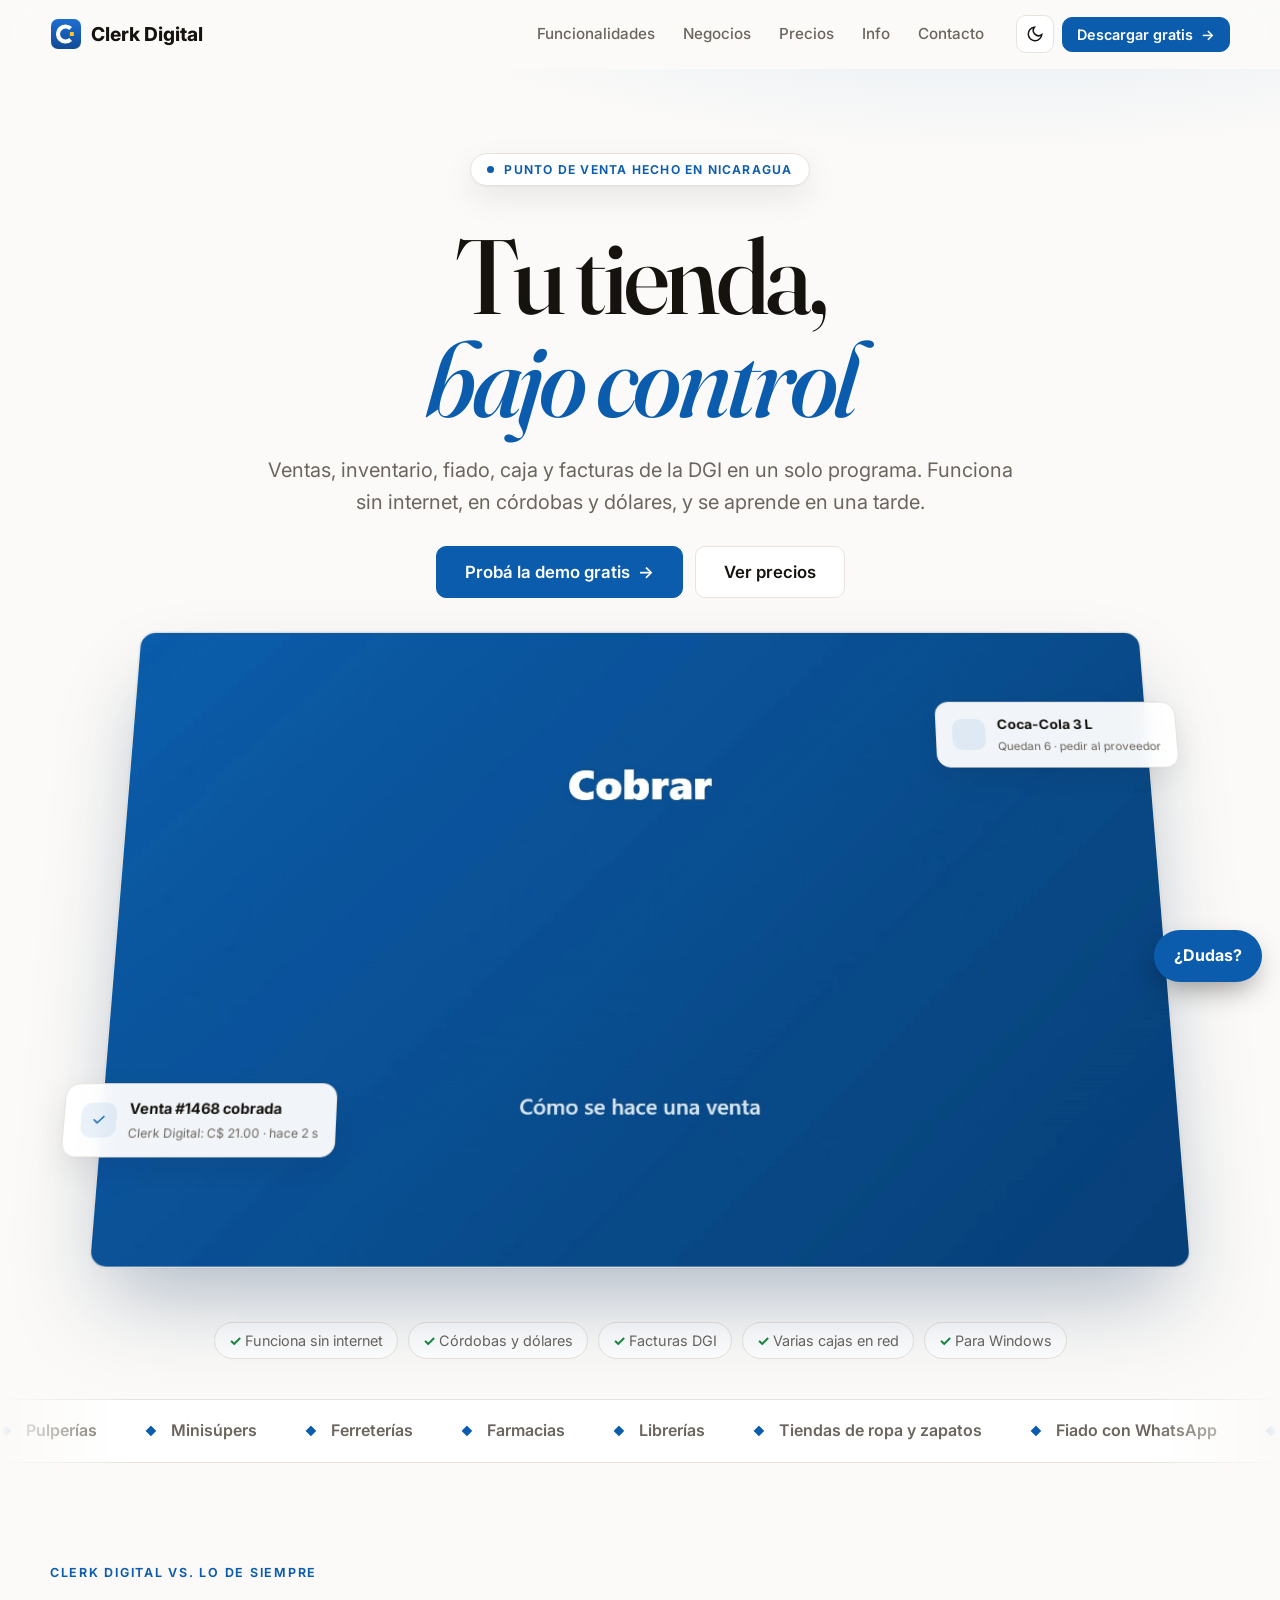
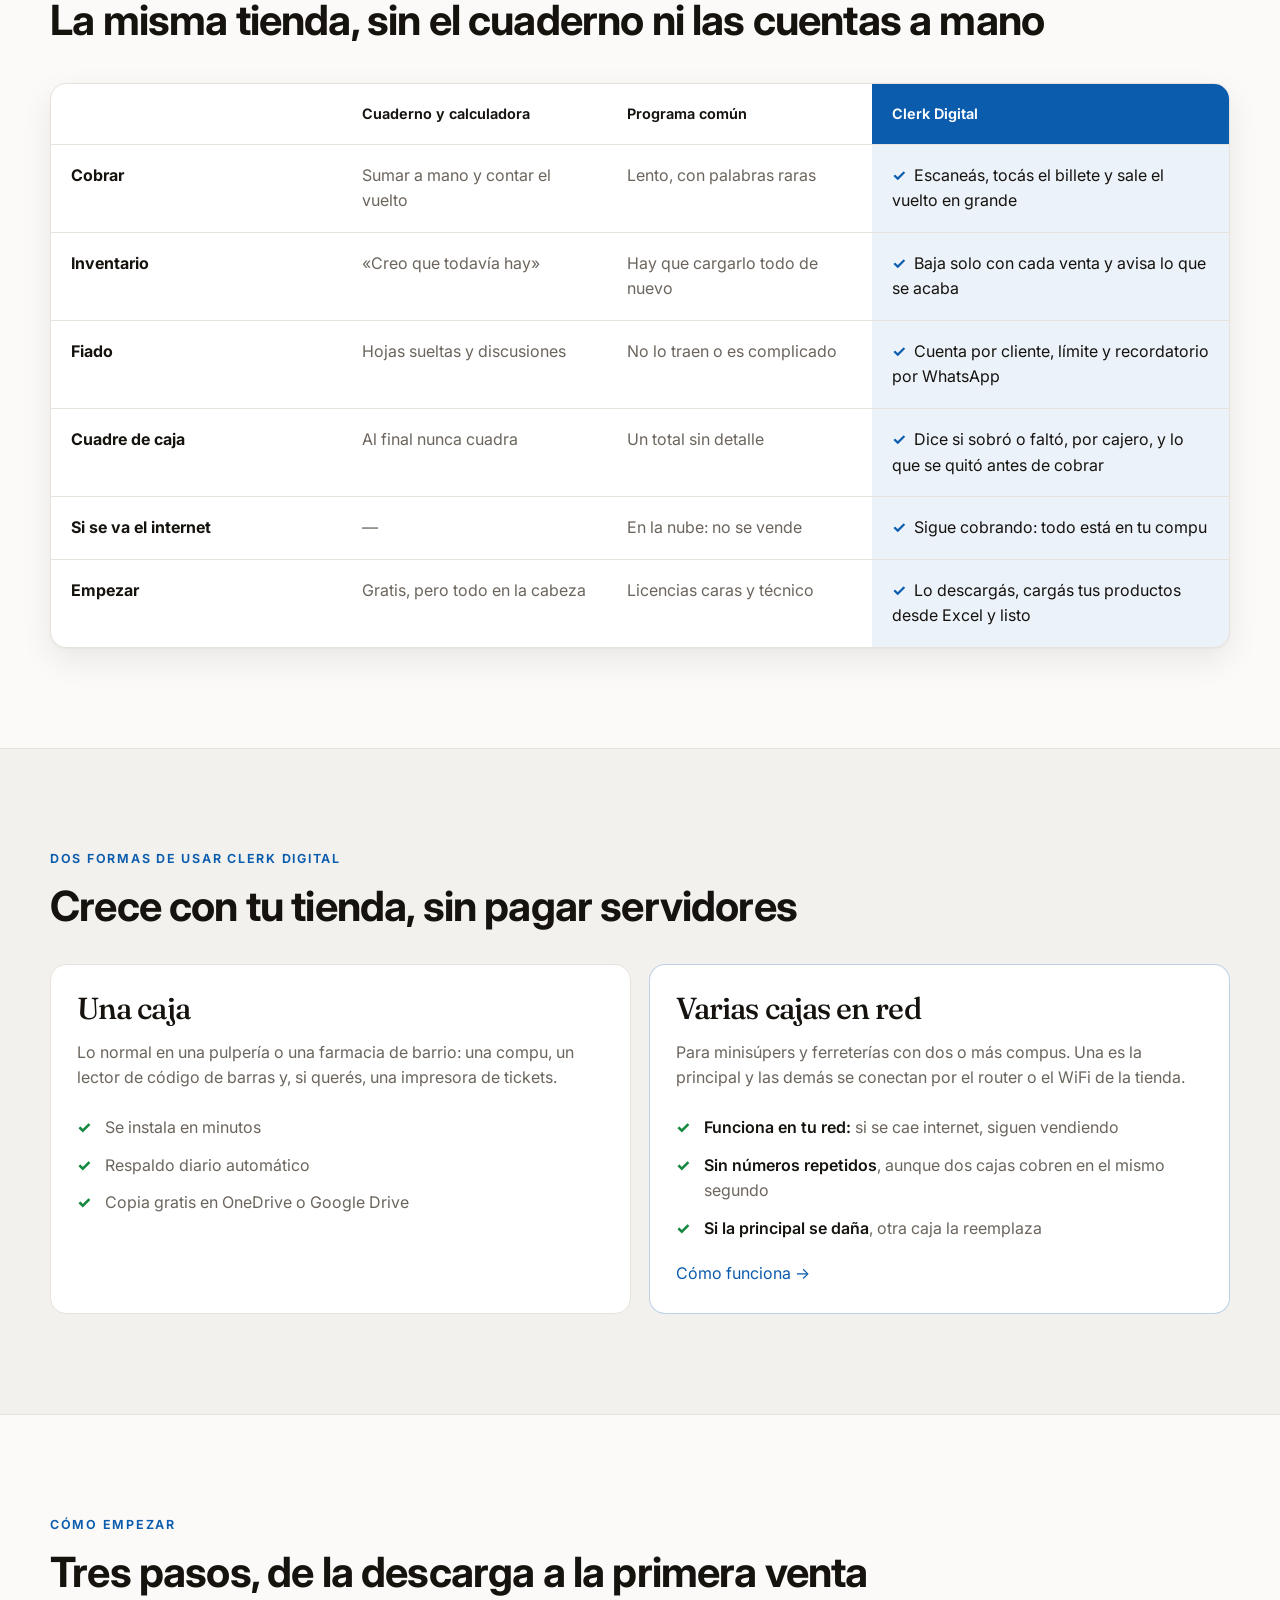
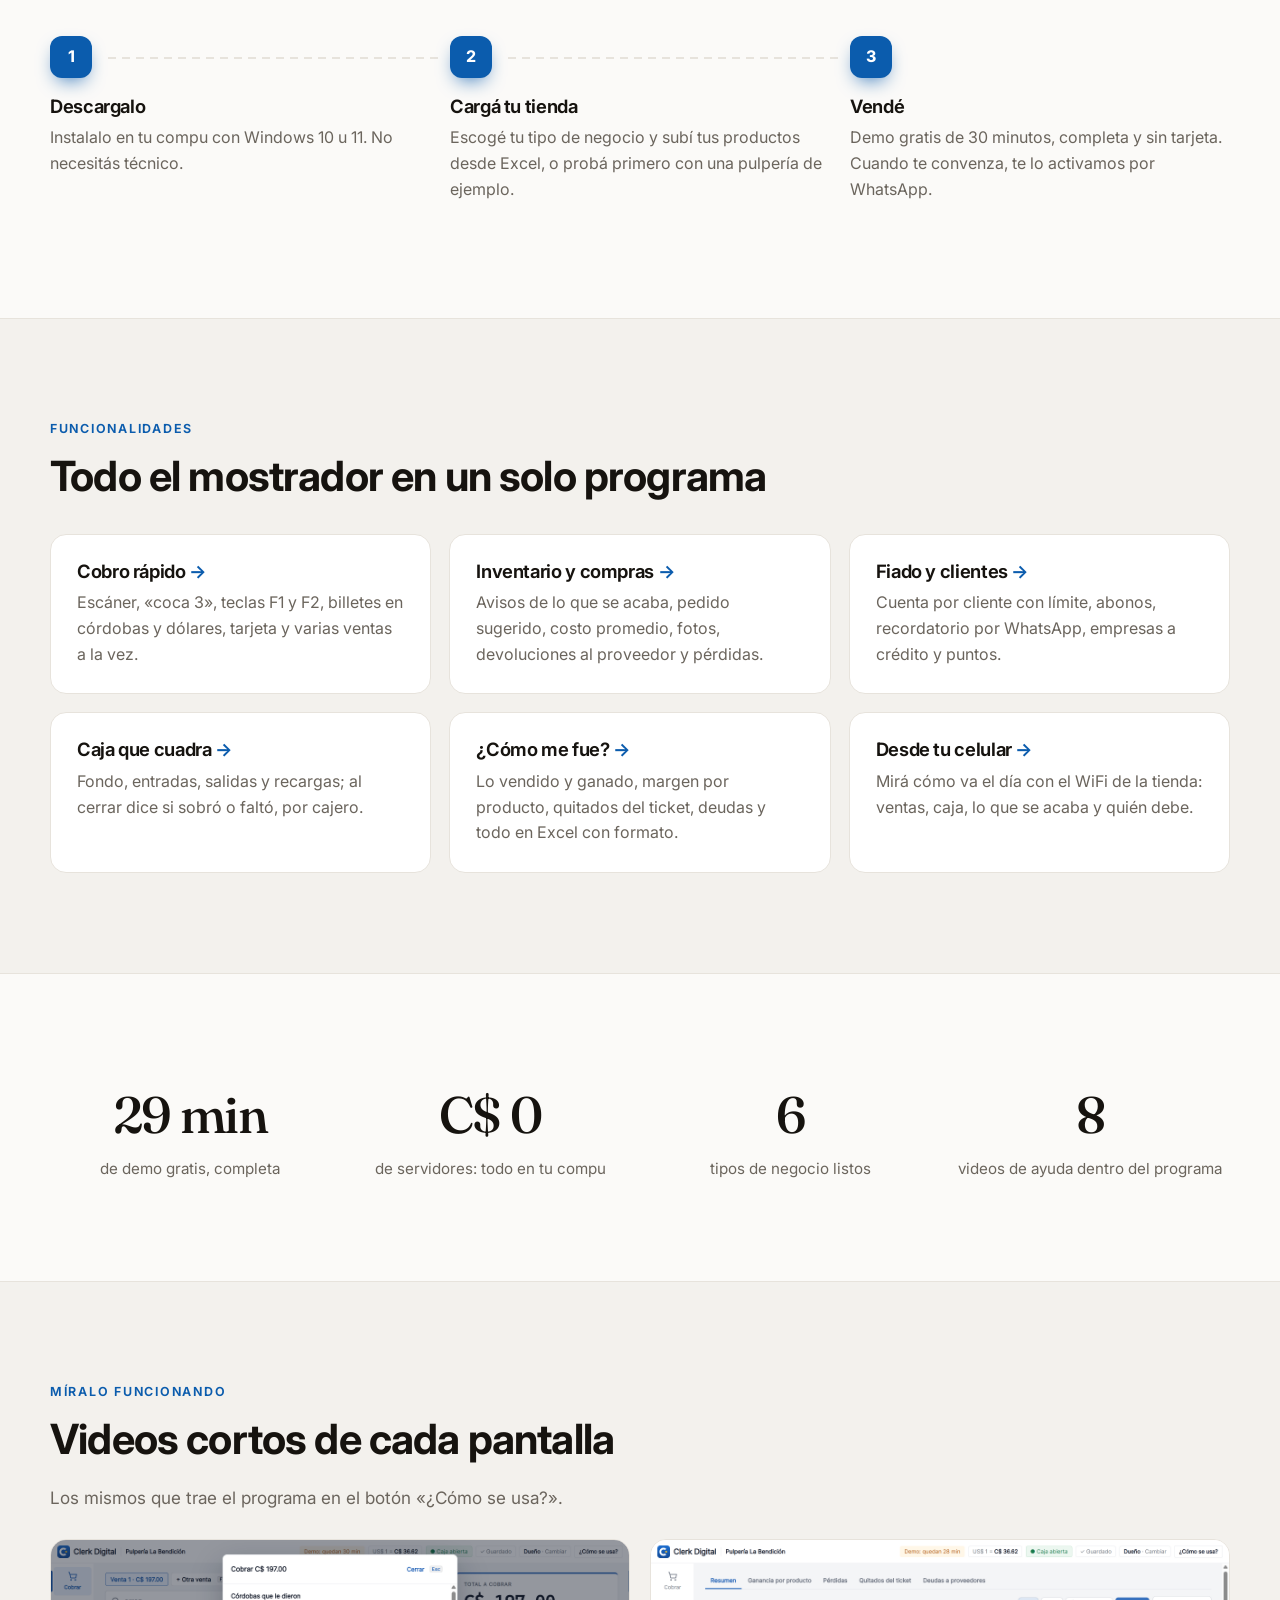
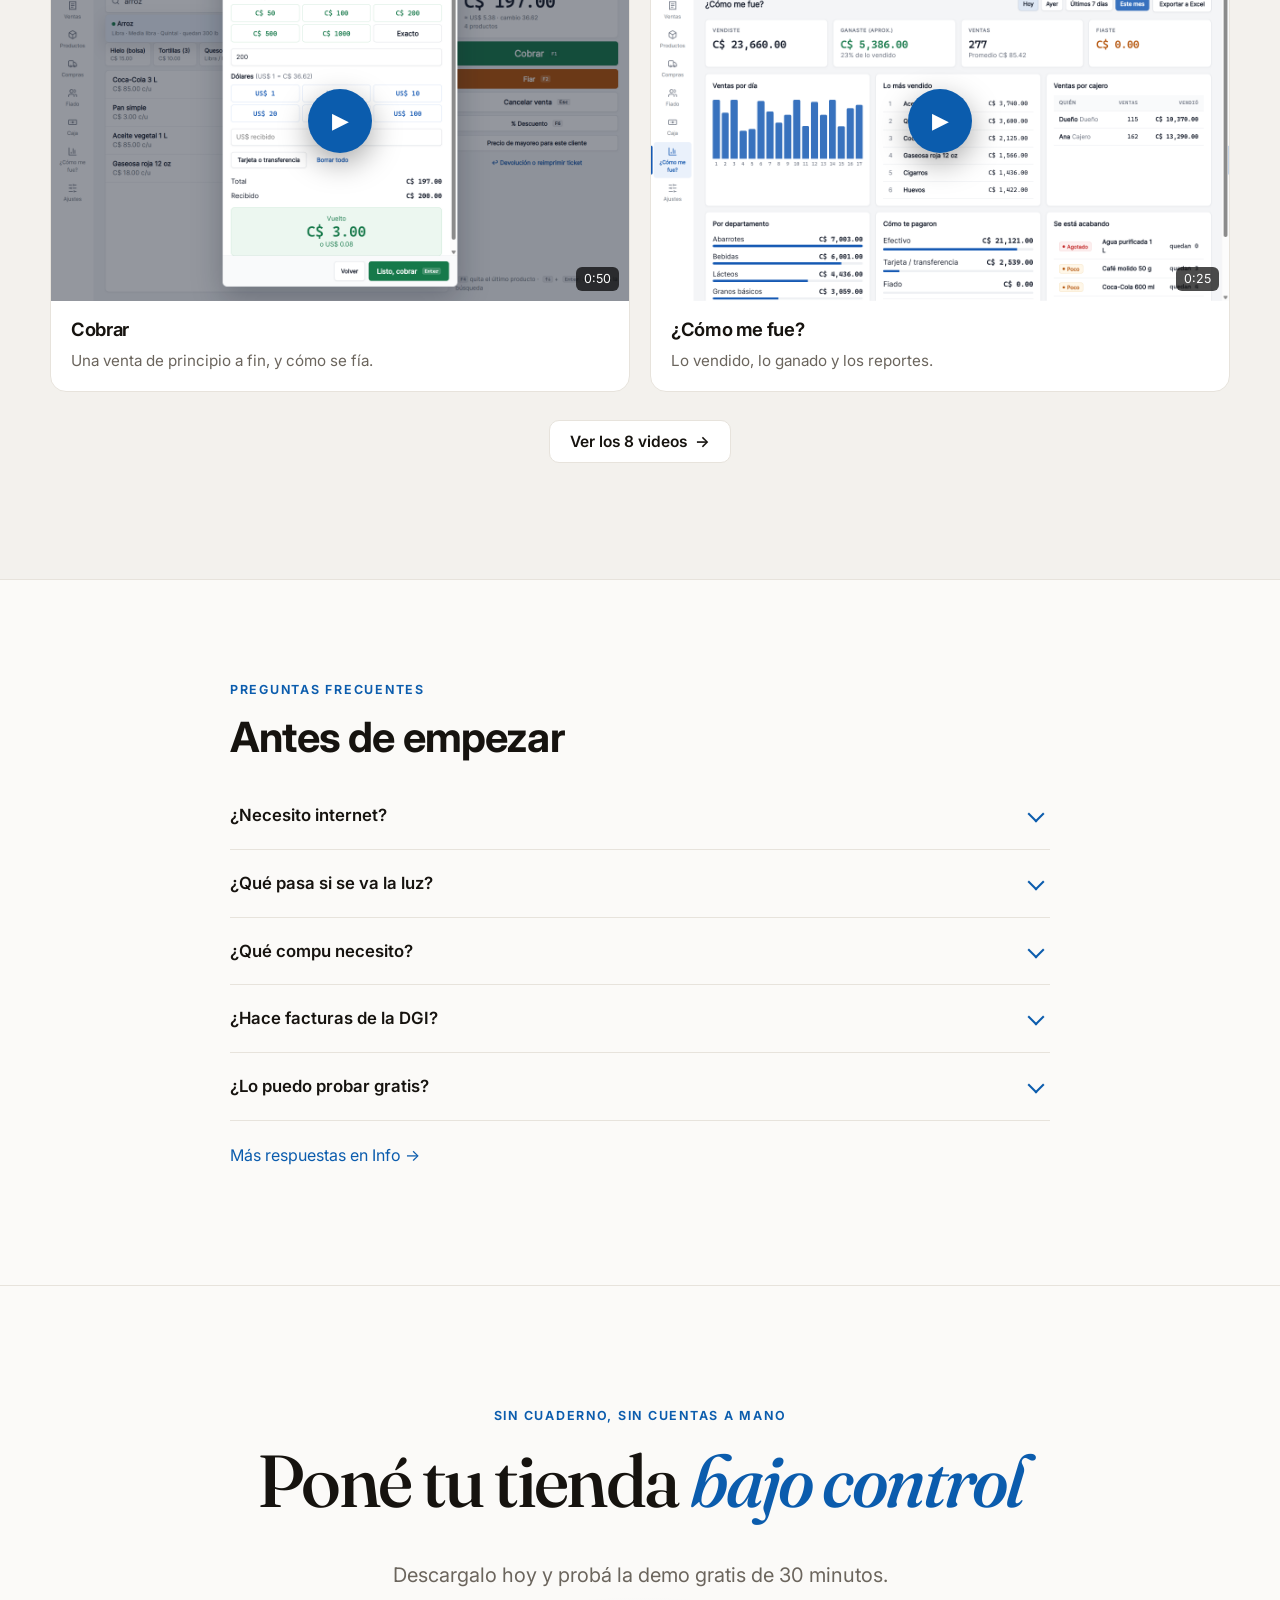
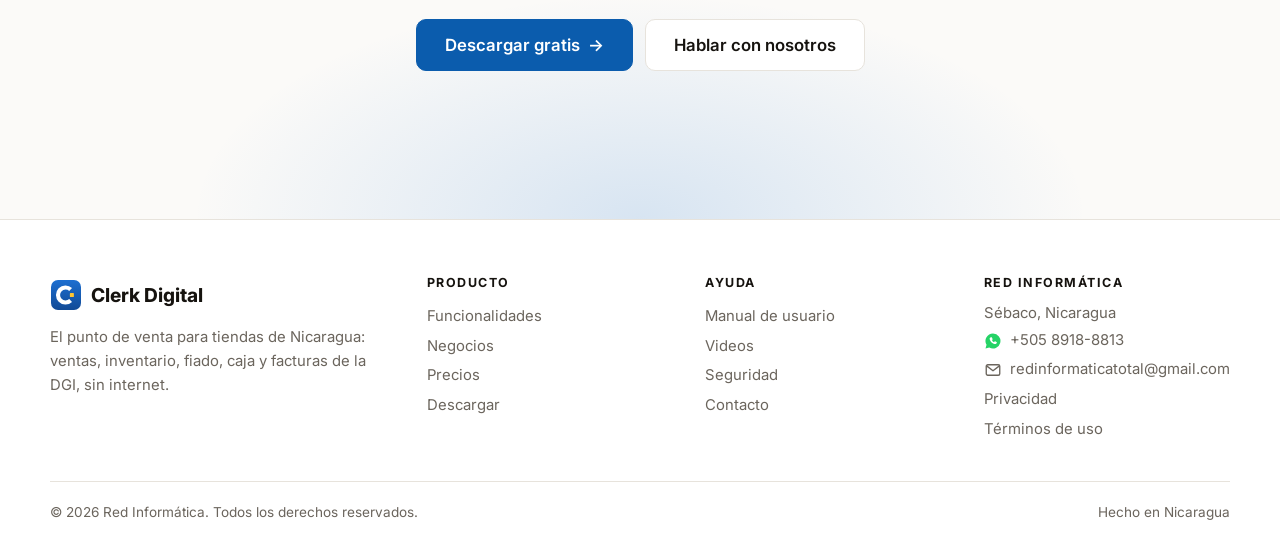
<file: index.html>
<!doctype html>
<html lang="es-NI">
<head>
<meta charset="utf-8">
<meta name="viewport" content="width=device-width, initial-scale=1">
<title>Clerk Digital · El punto de venta para tiendas de Nicaragua</title>
<meta name="description" content="Cobrá rápido, controlá tu inventario, el fiado, la caja y las facturas de la DGI. Funciona sin internet, en córdobas y dólares. Probalo con la demo gratis de 30 minutos.">
<meta name="theme-color" content="#0b5cad">
<meta property="og:type" content="website">
<meta property="og:title" content="Clerk Digital · El punto de venta para tiendas de Nicaragua">
<meta property="og:description" content="Cobrá rápido, controlá tu inventario, el fiado, la caja y las facturas de la DGI. Funciona sin internet, en córdobas y dólares. Probalo con la demo gratis de 30 minutos.">
<meta property="og:image" content="img/cobrar.png">
<meta property="og:locale" content="es_NI">
<link rel="icon" type="image/png" href="img/icono.png">
<link rel="preconnect" href="https://fonts.googleapis.com">
<link rel="preconnect" href="https://fonts.gstatic.com" crossorigin>
<link rel="stylesheet" href="https://fonts.googleapis.com/css2?family=Fraunces:ital,opsz,wght@0,9..144,500;1,9..144,500&family=Inter:wght@400;500;600;700;800&display=swap">
<link rel="stylesheet" href="estilos.css?v=46f89e4a">
<script>try { const t = localStorage.getItem('tema'); if (t) document.documentElement.dataset.tema = t; } catch {}</script>
</head>
<body>
<a class="saltar" href="#contenido">Ir al contenido</a>
<div class="progreso" aria-hidden="true"></div>
<header class="barra">
  <div class="contenedor barra-in">
    <a class="marca" href="" aria-label="Clerk Digital, inicio"><img src="img/logo.svg" alt="" width="32" height="32">Clerk Digital</a>
    <nav class="menu" aria-label="Principal">
      <a href="funciones/">Funcionalidades</a>
      <a href="negocios/">Negocios</a>
      <a href="precios/">Precios</a>
      <a href="info/">Info</a>
      <a href="contacto/">Contacto</a>
    </nav>
    <div class="acciones-barra">
      <button class="icono-boton" type="button" data-cambiar-tema aria-label="Cambiar entre modo claro y oscuro"><svg viewBox="0 0 24 24" fill="none" stroke="currentColor" stroke-width="2" stroke-linecap="round"><path d="M21 12.8A9 9 0 1 1 11.2 3a7 7 0 0 0 9.8 9.8z"/></svg></button>
      <a class="boton boton-chico" href="info/descargas/">Descargar gratis <span class="flecha">→</span></a>
      <button class="icono-boton solo-celular" type="button" data-menu aria-label="Abrir el menú" aria-expanded="false"><svg viewBox="0 0 24 24" fill="none" stroke="currentColor" stroke-width="2" stroke-linecap="round"><path d="M4 7h16M4 12h16M4 17h16"/></svg></button>
    </div>
  </div>
</header>
<nav class="menu-celular" aria-label="Menú">
  <a href="funciones/">Funcionalidades</a><a href="negocios/">Negocios</a><a href="precios/">Precios</a>
  <a href="info/">Info y videos</a><a href="contacto/">Contacto</a><a class="boton" href="info/descargas/">Descargar gratis</a>
</nav>

<main id="contenido">
<section class="portada">
  <div class="contenedor centro">
    <p class="pastilla aparece"><i></i>Punto de venta hecho en Nicaragua</p>
    <h1 data-letras>Tu tienda, <br><em>bajo control</em></h1>
    <p class="bajada aparece" style="--retraso:.4s">Ventas, inventario, fiado, caja y facturas de la DGI en un solo programa. Funciona sin internet, en córdobas y dólares, y se aprende en una tarde.</p>
    <div class="acciones centro aparece" style="--retraso:.55s">
      <a class="boton boton-grande" href="info/descargas/">Probá la demo gratis <span class="flecha">→</span></a>
      <a class="boton boton-claro boton-grande" href="precios/">Ver precios</a>
    </div>
    <div class="escena aparece" style="--retraso:.7s">
      <div class="pantalla-3d">
        <div class="marco"><video src="videos/cobrar.webm" poster="img/capturas/06-cobrar-venta.png" autoplay muted loop playsinline aria-label="Video: cómo se cobra una venta en Clerk Digital"></video></div>
        <div class="aviso aviso-1"><span class="ico">✓</span><div><b>Venta #1468 cobrada</b><small>Clerk Digital: C$ 21.00 · hace 2 s</small></div></div>
        <div class="aviso aviso-2"><span class="ico"></span><div><b>Coca-Cola 3 L</b><small>Quedan 6 · pedir al proveedor</small></div></div>
        <div class="aviso aviso-3"><span class="ico"></span><div><b>Doña Marta abonó C$ 200</b><small>Le quedan C$ 650 de fiado</small></div></div>
      </div>
    </div>
    <ul class="chips aparece"><li>Funciona sin internet</li><li>Córdobas y dólares</li><li>Facturas DGI</li><li>Varias cajas en red</li><li>Para Windows</li></ul>
  </div>
</section>

<div class="cinta" aria-hidden="true"><div class="cinta-in">
  <span>Pulperías</span><span>Minisúpers</span><span>Ferreterías</span><span>Farmacias</span><span>Librerías</span><span>Tiendas de ropa y zapatos</span><span>Fiado con WhatsApp</span><span>Facturas DGI</span><span>Excel con formato</span><span>Respaldo en OneDrive</span>
  <span>Pulperías</span><span>Minisúpers</span><span>Ferreterías</span><span>Farmacias</span><span>Librerías</span><span>Tiendas de ropa y zapatos</span><span>Fiado con WhatsApp</span><span>Facturas DGI</span><span>Excel con formato</span><span>Respaldo en OneDrive</span>
</div></div>

<section class="seccion">
  <div class="contenedor">
    <p class="ceja aparece">Clerk Digital vs. lo de siempre</p>
    <h2 class="aparece">La misma tienda, sin el cuaderno ni las cuentas a mano</h2>
    <div class="tabla-vs aparece" role="table" aria-label="Comparación">
      <div class="fila cabeza" role="row"><span role="columnheader"></span><span role="columnheader">Cuaderno y calculadora</span><span role="columnheader">Programa común</span><span role="columnheader" class="nuestra">Clerk Digital</span></div>
      <div class="fila" role="row"><b role="rowheader">Cobrar</b><span role="cell">Sumar a mano y contar el vuelto</span><span role="cell">Lento, con palabras raras</span><span role="cell" class="nuestra">Escaneás, tocás el billete y sale el vuelto en grande</span></div>
      <div class="fila" role="row"><b role="rowheader">Inventario</b><span role="cell">«Creo que todavía hay»</span><span role="cell">Hay que cargarlo todo de nuevo</span><span role="cell" class="nuestra">Baja solo con cada venta y avisa lo que se acaba</span></div>
      <div class="fila" role="row"><b role="rowheader">Fiado</b><span role="cell">Hojas sueltas y discusiones</span><span role="cell">No lo traen o es complicado</span><span role="cell" class="nuestra">Cuenta por cliente, límite y recordatorio por WhatsApp</span></div>
      <div class="fila" role="row"><b role="rowheader">Cuadre de caja</b><span role="cell">Al final nunca cuadra</span><span role="cell">Un total sin detalle</span><span role="cell" class="nuestra">Dice si sobró o faltó, por cajero, y lo que se quitó antes de cobrar</span></div>
      <div class="fila" role="row"><b role="rowheader">Si se va el internet</b><span role="cell">—</span><span role="cell">En la nube: no se vende</span><span role="cell" class="nuestra">Sigue cobrando: todo está en tu compu</span></div>
      <div class="fila" role="row"><b role="rowheader">Empezar</b><span role="cell">Gratis, pero todo en la cabeza</span><span role="cell">Licencias caras y técnico</span><span role="cell" class="nuestra">Lo descargás, cargás tus productos desde Excel y listo</span></div>
    </div>
  </div>
</section>

<section class="seccion tinte borde">
  <div class="contenedor">
    <p class="ceja aparece">Dos formas de usar Clerk Digital</p>
    <h2 class="aparece">Crece con tu tienda, sin pagar servidores</h2>
    <div class="rejilla dos" data-escalonar style="margin-top:34px">
      <article class="tarjeta"><h3 class="titulo-serif" style="font-size:1.9rem">Una caja</h3><p>Lo normal en una pulpería o una farmacia de barrio: una compu, un lector de código de barras y, si querés, una impresora de tickets.</p>
        <ul class="checks"><li>Se instala en minutos</li><li>Respaldo diario automático</li><li>Copia gratis en OneDrive o Google Drive</li></ul></article>
      <article class="tarjeta" style="border-color:var(--acento-borde)"><h3 class="titulo-serif" style="font-size:1.9rem">Varias cajas en red</h3><p>Para minisúpers y ferreterías con dos o más compus. Una es la principal y las demás se conectan por el router o el WiFi de la tienda.</p>
        <ul class="checks"><li><b>Funciona en tu red:</b> si se cae internet, siguen vendiendo</li><li><b>Sin números repetidos</b>, aunque dos cajas cobren en el mismo segundo</li><li><b>Si la principal se daña</b>, otra caja la reemplaza</li></ul>
        <p style="margin-top:14px"><a href="info/varias-cajas/">Cómo funciona →</a></p></article>
    </div>
  </div>
</section>

<section class="seccion borde">
  <div class="contenedor">
    <p class="ceja aparece">Cómo empezar</p>
    <h2 class="aparece">Tres pasos, de la descarga a la primera venta</h2>
    <ol class="pasos" data-escalonar>
      <li><h3>Descargalo</h3><p>Instalalo en tu compu con Windows 10 u 11. No necesitás técnico.</p></li>
      <li><h3>Cargá tu tienda</h3><p>Escogé tu tipo de negocio y subí tus productos desde Excel, o probá primero con una pulpería de ejemplo.</p></li>
      <li><h3>Vendé</h3><p>Demo gratis de 30 minutos, completa y sin tarjeta. Cuando te convenza, te lo activamos por WhatsApp.</p></li>
    </ol>
  </div>
</section>

<section class="seccion tinte borde">
  <div class="contenedor">
    <p class="ceja aparece">Funcionalidades</p>
    <h2 class="aparece">Todo el mostrador en un solo programa</h2>
    <div class="rejilla" data-escalonar style="margin-top:34px">
      <a class="tarjeta enlace-tarjeta" href="funciones/#cobrar"><h3>Cobro rápido</h3><p>Escáner, «coca 3», teclas F1 y F2, billetes en córdobas y dólares, tarjeta y varias ventas a la vez.</p></a>
      <a class="tarjeta enlace-tarjeta" href="funciones/#inventario"><h3>Inventario y compras</h3><p>Avisos de lo que se acaba, pedido sugerido, costo promedio, fotos, devoluciones al proveedor y pérdidas.</p></a>
      <a class="tarjeta enlace-tarjeta" href="funciones/#fiado"><h3>Fiado y clientes</h3><p>Cuenta por cliente con límite, abonos, recordatorio por WhatsApp, empresas a crédito y puntos.</p></a>
      <a class="tarjeta enlace-tarjeta" href="funciones/#caja"><h3>Caja que cuadra</h3><p>Fondo, entradas, salidas y recargas; al cerrar dice si sobró o faltó, por cajero.</p></a>
      <a class="tarjeta enlace-tarjeta" href="funciones/#reportes"><h3>¿Cómo me fue?</h3><p>Lo vendido y ganado, margen por producto, quitados del ticket, deudas y todo en Excel con formato.</p></a>
      <a class="tarjeta enlace-tarjeta" href="funciones/#celular"><h3>Desde tu celular</h3><p>Mirá cómo va el día con el WiFi de la tienda: ventas, caja, lo que se acaba y quién debe.</p></a>
    </div>
  </div>
</section>

<section class="seccion borde">
  <div class="contenedor">
    <div class="numeros" data-escalonar>
      <div><b data-contar="30" data-suf=" min">0</b><span>de demo gratis, completa</span></div>
      <div><b data-contar="0" data-pre="C$ ">C$ 0</b><span>de servidores: todo en tu compu</span></div>
      <div><b data-contar="6">0</b><span>tipos de negocio listos</span></div>
      <div><b data-contar="8">0</b><span>videos de ayuda dentro del programa</span></div>
    </div>
  </div>
</section>

<section class="seccion tinte borde">
  <div class="contenedor">
    <p class="ceja aparece">Míralo funcionando</p>
    <h2 class="aparece">Videos cortos de cada pantalla</h2>
    <p class="intro aparece">Los mismos que trae el programa en el botón «¿Cómo se usa?».</p>
    <div class="videos" data-escalonar style="margin-top:28px">
      <article class="tarjeta video"><div class="cubierta" data-video="videos/cobrar.webm" style="background-image:url(img/capturas/10-cobrar-cobro.png)"><button class="play" type="button" aria-label="Ver el video de Cobrar">▶</button><span class="duracion">0:50</span></div><div class="texto"><h3>Cobrar</h3><p>Una venta de principio a fin, y cómo se fía.</p></div></article>
      <article class="tarjeta video"><div class="cubierta" data-video="videos/reporte.webm" style="background-image:url(img/capturas/52-como-me-fue-mes.png)"><button class="play" type="button" aria-label="Ver el video de ¿Cómo me fue?">▶</button><span class="duracion">0:25</span></div><div class="texto"><h3>¿Cómo me fue?</h3><p>Lo vendido, lo ganado y los reportes.</p></div></article>
    </div>
    <p class="centro" style="margin-top:28px"><a class="boton boton-claro" href="info/videos/">Ver los 8 videos <span class="flecha">→</span></a></p>
  </div>
</section>

<section class="seccion borde">
  <div class="angosto">
    <p class="ceja aparece">Preguntas frecuentes</p>
    <h2 class="aparece">Antes de empezar</h2>
    <details class="pregunta"><summary>¿Necesito internet?</summary><div class="respuesta"><p>No. Clerk Digital trabaja en tu compu y guarda todo ahí. Internet solo se usa para WhatsApp, las actualizaciones y, si querés, el respaldo en OneDrive o Google Drive.</p></div></details>
    <details class="pregunta"><summary>¿Qué pasa si se va la luz?</summary><div class="respuesta"><p>Cada venta se guarda en el momento en que la cobrás. Cuando vuelve la luz, todo está como lo dejaste.</p></div></details>
    <details class="pregunta"><summary>¿Qué compu necesito?</summary><div class="respuesta"><p>Una compu con Windows 10 u 11; no hace falta que sea nueva. Para cobrar más rápido, un lector de código de barras USB, que funciona sin configurar nada.</p></div></details>
    <details class="pregunta"><summary>¿Hace facturas de la DGI?</summary><div class="respuesta"><p>Sí: numeración consecutiva, IVA desglosado, original y copia, y notas de crédito. Necesitás tu número de autorización de la DGI. <a href="info/dgi/">Más detalles</a>.</p></div></details>
    <details class="pregunta"><summary>¿Lo puedo probar gratis?</summary><div class="respuesta"><p>Sí, con una demo de 30 minutos de uso, completa y sin tarjeta. Solo cuenta el tiempo con el programa abierto. Si te convence, te lo activamos sin reinstalar nada.</p></div></details>
    <p style="margin-top:22px"><a href="info/">Más respuestas en Info →</a></p>
  </div>
</section>

<section class="final">
  <div class="contenedor">
    <p class="ceja aparece">Sin cuaderno, sin cuentas a mano</p>
    <h2 class="grande aparece">Poné tu tienda <em>bajo control</em></h2>
    <p class="bajada aparece">Descargalo hoy y probá la demo gratis de 30 minutos.</p>
    <div class="acciones centro aparece">
      <a class="boton boton-grande" href="info/descargas/">Descargar gratis <span class="flecha">→</span></a>
      <a class="boton boton-claro boton-grande" href="contacto/">Hablar con nosotros</a>
    </div>
  </div>
</section>

</main>

<footer class="pie">
  <div class="contenedor">
    <div class="pie-in">
      <div>
        <a class="marca" href=""><img src="img/logo.svg" alt="" width="32" height="32">Clerk Digital</a>
        <p style="margin-top:12px">El punto de venta para tiendas de Nicaragua: ventas, inventario, fiado, caja y facturas de la DGI, sin internet.</p>
      </div>
      <div><h4>Producto</h4><a href="funciones/">Funcionalidades</a><a href="negocios/">Negocios</a><a href="precios/">Precios</a><a href="info/descargas/">Descargar</a></div>
      <div><h4>Ayuda</h4><a href="info/manual/">Manual de usuario</a><a href="info/videos/">Videos</a><a href="info/seguridad/">Seguridad</a><a href="contacto/">Contacto</a></div>
      <div><h4>Red Informática</h4><span>Sébaco, Nicaragua</span><a class="con-icono" href="https://wa.me/50589188813" rel="noopener" target="_blank"><svg class="ico" viewBox="0 0 24 24" width="18" height="18" aria-hidden="true"><path d="M12 2a10 10 0 0 0-8.6 15.1L2 22l5-1.3A10 10 0 1 0 12 2z" fill="#25D366"/><path d="M8.6 7.3c.2-.4.5-.4.8-.4h.6c.2 0 .4 0 .6.5l.8 1.9c.1.2.1.4 0 .6l-.5.7c-.1.2-.2.3 0 .6.5.9 1.2 1.6 2.1 2.1.3.2.4.1.6-.1l.7-.8c.2-.2.4-.2.6-.1l1.8.9c.3.1.4.2.4.4 0 .5-.1 1.2-.6 1.6-.5.5-1.3.8-2 .7-1.2-.1-3.2-.9-4.7-2.4S7.6 10.3 7.5 9.1c0-.7.4-1.4 1.1-1.8z" fill="#fff"/></svg>+505 8918-8813</a><a class="con-icono" href="mailto:redinformaticatotal@gmail.com"><svg class="ico" viewBox="0 0 24 24" width="18" height="18" fill="none" stroke="currentColor" stroke-width="1.8" stroke-linecap="round" stroke-linejoin="round" aria-hidden="true"><rect x="3" y="5" width="18" height="14" rx="2"/><path d="m3.5 6.5 8.5 6.5 8.5-6.5"/></svg>redinformaticatotal@gmail.com</a><a href="legal/privacidad/">Privacidad</a><a href="legal/terminos/">Términos de uso</a></div>
    </div>
    <div class="derechos"><span>© 2026 Red Informática. Todos los derechos reservados.</span><span>Hecho en Nicaragua</span></div>
  </div>
</footer>
<a class="dudas" href="contacto/">¿Dudas?</a>
<script src="sitio.js?v=2168765a" defer></script>
</body>
</html>
</file>
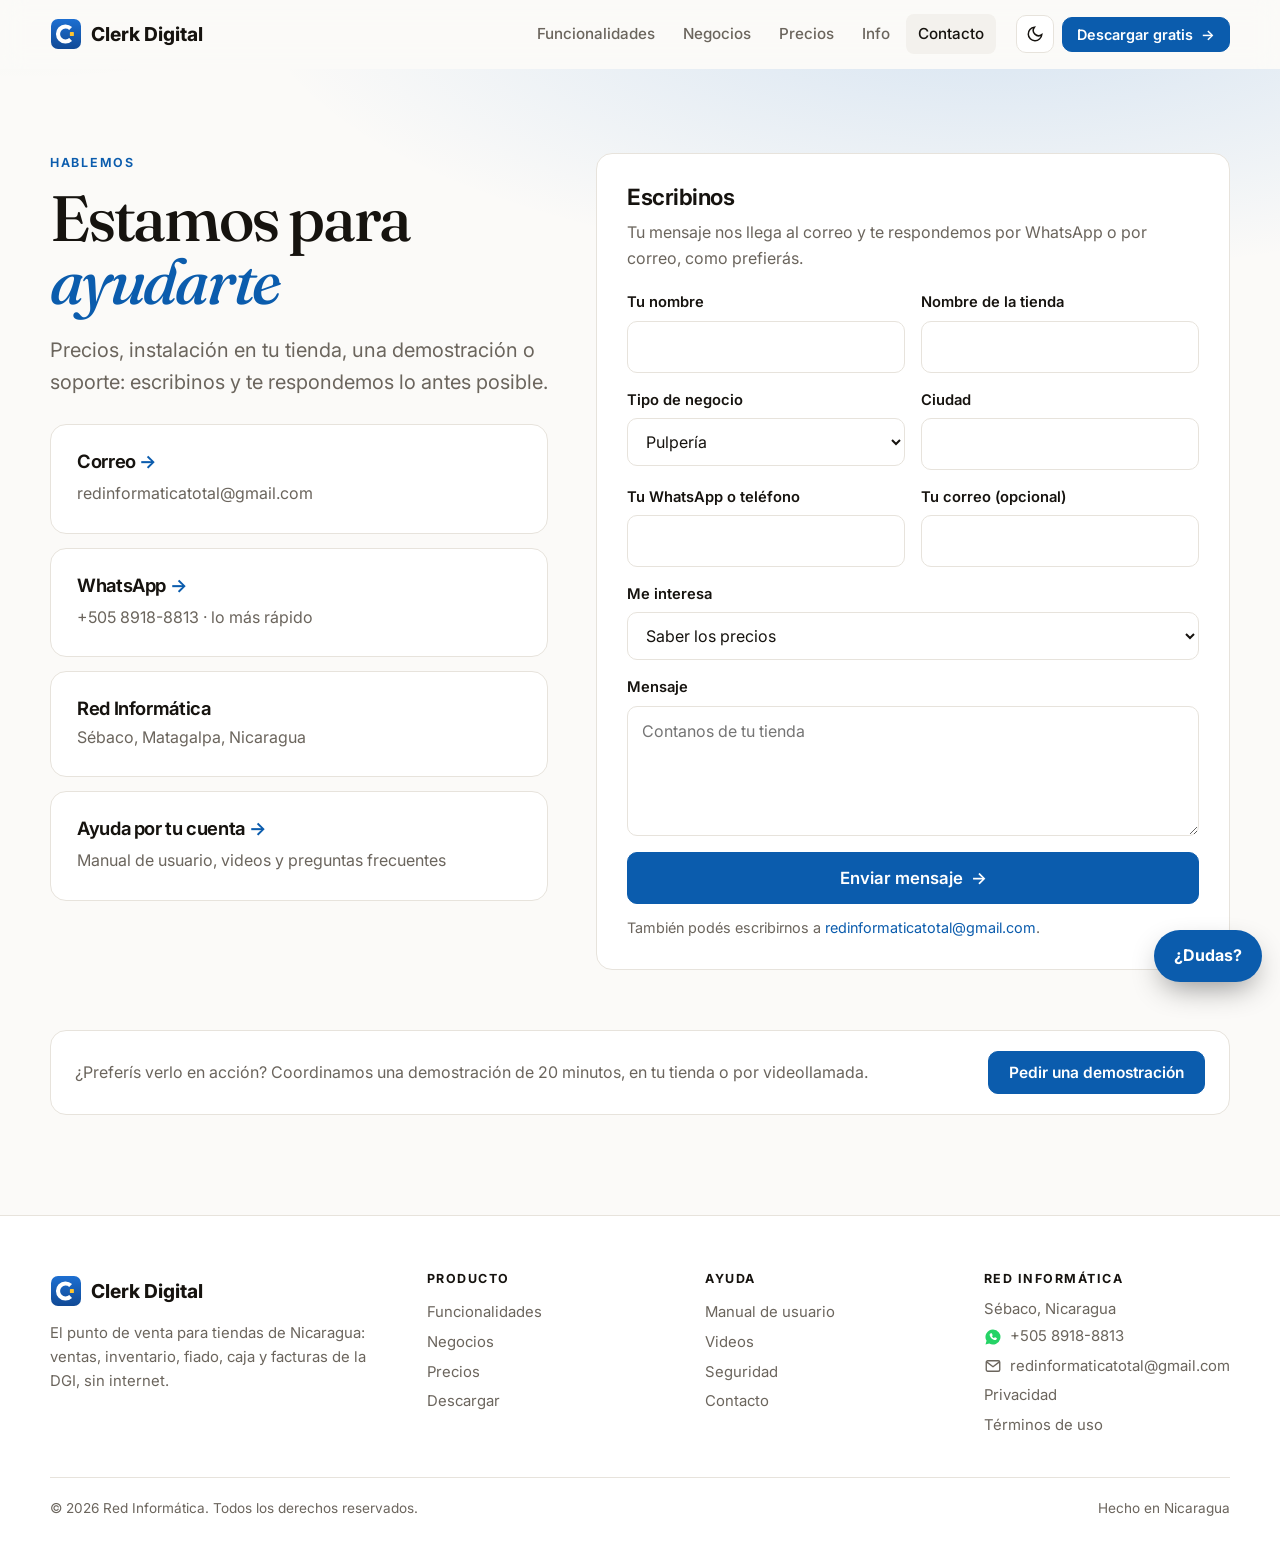
<file: contacto/index.html>
<!doctype html>
<html lang="es-NI">
<head>
<meta charset="utf-8">
<meta name="viewport" content="width=device-width, initial-scale=1">
<title>Contacto · Clerk Digital</title>
<meta name="description" content="Escribinos por correo o WhatsApp: precios, instalación en tu tienda, dudas y soporte. Red Informática, Sébaco, Nicaragua.">
<meta name="theme-color" content="#0b5cad">
<meta property="og:type" content="website">
<meta property="og:title" content="Contacto · Clerk Digital">
<meta property="og:description" content="Escribinos por correo o WhatsApp: precios, instalación en tu tienda, dudas y soporte. Red Informática, Sébaco, Nicaragua.">
<meta property="og:image" content="../img/cobrar.png">
<meta property="og:locale" content="es_NI">
<link rel="icon" type="image/png" href="../img/icono.png">
<link rel="preconnect" href="https://fonts.googleapis.com">
<link rel="preconnect" href="https://fonts.gstatic.com" crossorigin>
<link rel="stylesheet" href="https://fonts.googleapis.com/css2?family=Fraunces:ital,opsz,wght@0,9..144,500;1,9..144,500&family=Inter:wght@400;500;600;700;800&display=swap">
<link rel="stylesheet" href="../estilos.css?v=46f89e4a">
<script>try { const t = localStorage.getItem('tema'); if (t) document.documentElement.dataset.tema = t; } catch {}</script>
</head>
<body>
<a class="saltar" href="#contenido">Ir al contenido</a>
<div class="progreso" aria-hidden="true"></div>
<header class="barra">
  <div class="contenedor barra-in">
    <a class="marca" href="../" aria-label="Clerk Digital, inicio"><img src="../img/logo.svg" alt="" width="32" height="32">Clerk Digital</a>
    <nav class="menu" aria-label="Principal">
      <a href="../funciones/">Funcionalidades</a>
      <a href="../negocios/">Negocios</a>
      <a href="../precios/">Precios</a>
      <a href="../info/">Info</a>
      <a href="../contacto/" aria-current="page">Contacto</a>
    </nav>
    <div class="acciones-barra">
      <button class="icono-boton" type="button" data-cambiar-tema aria-label="Cambiar entre modo claro y oscuro"><svg viewBox="0 0 24 24" fill="none" stroke="currentColor" stroke-width="2" stroke-linecap="round"><path d="M21 12.8A9 9 0 1 1 11.2 3a7 7 0 0 0 9.8 9.8z"/></svg></button>
      <a class="boton boton-chico" href="../info/descargas/">Descargar gratis <span class="flecha">→</span></a>
      <button class="icono-boton solo-celular" type="button" data-menu aria-label="Abrir el menú" aria-expanded="false"><svg viewBox="0 0 24 24" fill="none" stroke="currentColor" stroke-width="2" stroke-linecap="round"><path d="M4 7h16M4 12h16M4 17h16"/></svg></button>
    </div>
  </div>
</header>
<nav class="menu-celular" aria-label="Menú">
  <a href="../funciones/">Funcionalidades</a><a href="../negocios/">Negocios</a><a href="../precios/">Precios</a>
  <a href="../info/">Info y videos</a><a href="../contacto/">Contacto</a><a class="boton" href="../info/descargas/">Descargar gratis</a>
</nav>

<main id="contenido">
<section class="portada" style="padding-bottom:20px">
  <div class="contenedor dos-columnas" style="align-items:start">
    <div class="aparece izq">
      <p class="ceja">Hablemos</p>
      <h1 style="font-size:clamp(2.4rem,5vw,4rem);margin-top:0">Estamos para <em>ayudarte</em></h1>
      <p class="bajada" style="margin:0 0 26px">Precios, instalación en tu tienda, una demostración o soporte: escribinos y te respondemos lo antes posible.</p>
      <div class="lista-tarjetas">
        <a class="tarjeta enlace-tarjeta" href="mailto:redinformaticatotal@gmail.com"><h3>Correo</h3><p>redinformaticatotal@gmail.com</p></a>
        <a class="tarjeta enlace-tarjeta" href="https://wa.me/50589188813" rel="noopener" target="_blank"><h3>WhatsApp</h3><p>+505 8918-8813 · lo más rápido</p></a>
        <div class="tarjeta"><h3 style="margin-bottom:6px">Red Informática</h3><p>Sébaco, Matagalpa, Nicaragua</p></div>
        <a class="tarjeta enlace-tarjeta" href="../info/"><h3>Ayuda por tu cuenta</h3><p>Manual de usuario, videos y preguntas frecuentes</p></a>
      </div>
    </div>
    <form class="tarjeta aparece der" data-contacto style="padding:30px">
      <h3 style="font-size:1.4rem">Escribinos</h3>
      <p class="suave" style="margin-bottom:20px">Tu mensaje nos llega al correo y te respondemos por WhatsApp o por correo, como prefierás.</p>
      <div class="dos-campos"><div class="campo"><label for="c-nombre">Tu nombre</label><input id="c-nombre" name="nombre" required autocomplete="name"></div>
        <div class="campo"><label for="c-tienda">Nombre de la tienda</label><input id="c-tienda" name="tienda" autocomplete="organization"></div></div>
      <div class="dos-campos"><div class="campo"><label for="c-negocio">Tipo de negocio</label><select id="c-negocio" name="negocio"><option>Pulpería</option><option>Minisúper</option><option>Ferretería</option><option>Farmacia</option><option>Librería</option><option>Ropa y zapatos</option><option>Otro</option></select></div>
        <div class="campo"><label for="c-ciudad">Ciudad</label><input id="c-ciudad" name="ciudad" autocomplete="address-level2"></div></div>
      <div class="dos-campos"><div class="campo"><label for="c-telefono">Tu WhatsApp o teléfono</label><input id="c-telefono" name="telefono" type="tel" autocomplete="tel"></div>
        <div class="campo"><label for="c-email">Tu correo (opcional)</label><input id="c-email" name="email" type="email" autocomplete="email"></div></div>
      <input type="text" name="_gotcha" tabindex="-1" autocomplete="off" aria-hidden="true" style="position:absolute;left:-9999px;width:1px;height:1px;opacity:0">
      <div class="campo"><label for="c-interes">Me interesa</label><select id="c-interes" name="interes"><option>Saber los precios</option><option>Una demostración</option><option>Que me lo instalen en la tienda</option><option>Varias cajas o sucursales</option><option>Soporte (ya lo uso)</option></select></div>
      <div class="campo"><label for="c-mensaje">Mensaje</label><textarea id="c-mensaje" name="mensaje" placeholder="Contanos de tu tienda"></textarea></div>
      <button class="boton boton-grande" type="submit" style="width:100%">Enviar mensaje <span class="flecha">→</span></button>
      <p class="aviso-form" data-aviso hidden role="status"></p>
      <p class="suave" style="margin:12px 0 0;font-size:.9rem">También podés escribirnos a <a href="mailto:redinformaticatotal@gmail.com">redinformaticatotal@gmail.com</a>.</p>
    </form>
  </div>
</section>
<section class="seccion" style="padding-top:40px">
  <div class="contenedor"><div class="franja aparece"><p>¿Preferís verlo en acción? Coordinamos una demostración de 20 minutos, en tu tienda o por videollamada.</p><a class="boton" href="https://wa.me/50589188813?text=Hola%2C%20quiero%20una%20demostraci%C3%B3n%20de%20Clerk%20Digital" rel="noopener" target="_blank">Pedir una demostración</a></div></div>
</section>

</main>

<footer class="pie">
  <div class="contenedor">
    <div class="pie-in">
      <div>
        <a class="marca" href="../"><img src="../img/logo.svg" alt="" width="32" height="32">Clerk Digital</a>
        <p style="margin-top:12px">El punto de venta para tiendas de Nicaragua: ventas, inventario, fiado, caja y facturas de la DGI, sin internet.</p>
      </div>
      <div><h4>Producto</h4><a href="../funciones/">Funcionalidades</a><a href="../negocios/">Negocios</a><a href="../precios/">Precios</a><a href="../info/descargas/">Descargar</a></div>
      <div><h4>Ayuda</h4><a href="../info/manual/">Manual de usuario</a><a href="../info/videos/">Videos</a><a href="../info/seguridad/">Seguridad</a><a href="../contacto/">Contacto</a></div>
      <div><h4>Red Informática</h4><span>Sébaco, Nicaragua</span><a class="con-icono" href="https://wa.me/50589188813" rel="noopener" target="_blank"><svg class="ico" viewBox="0 0 24 24" width="18" height="18" aria-hidden="true"><path d="M12 2a10 10 0 0 0-8.6 15.1L2 22l5-1.3A10 10 0 1 0 12 2z" fill="#25D366"/><path d="M8.6 7.3c.2-.4.5-.4.8-.4h.6c.2 0 .4 0 .6.5l.8 1.9c.1.2.1.4 0 .6l-.5.7c-.1.2-.2.3 0 .6.5.9 1.2 1.6 2.1 2.1.3.2.4.1.6-.1l.7-.8c.2-.2.4-.2.6-.1l1.8.9c.3.1.4.2.4.4 0 .5-.1 1.2-.6 1.6-.5.5-1.3.8-2 .7-1.2-.1-3.2-.9-4.7-2.4S7.6 10.3 7.5 9.1c0-.7.4-1.4 1.1-1.8z" fill="#fff"/></svg>+505 8918-8813</a><a class="con-icono" href="mailto:redinformaticatotal@gmail.com"><svg class="ico" viewBox="0 0 24 24" width="18" height="18" fill="none" stroke="currentColor" stroke-width="1.8" stroke-linecap="round" stroke-linejoin="round" aria-hidden="true"><rect x="3" y="5" width="18" height="14" rx="2"/><path d="m3.5 6.5 8.5 6.5 8.5-6.5"/></svg>redinformaticatotal@gmail.com</a><a href="../legal/privacidad/">Privacidad</a><a href="../legal/terminos/">Términos de uso</a></div>
    </div>
    <div class="derechos"><span>© 2026 Red Informática. Todos los derechos reservados.</span><span>Hecho en Nicaragua</span></div>
  </div>
</footer>
<a class="dudas" href="../contacto/">¿Dudas?</a>
<script src="../sitio.js?v=2168765a" defer></script>
</body>
</html>
</file>
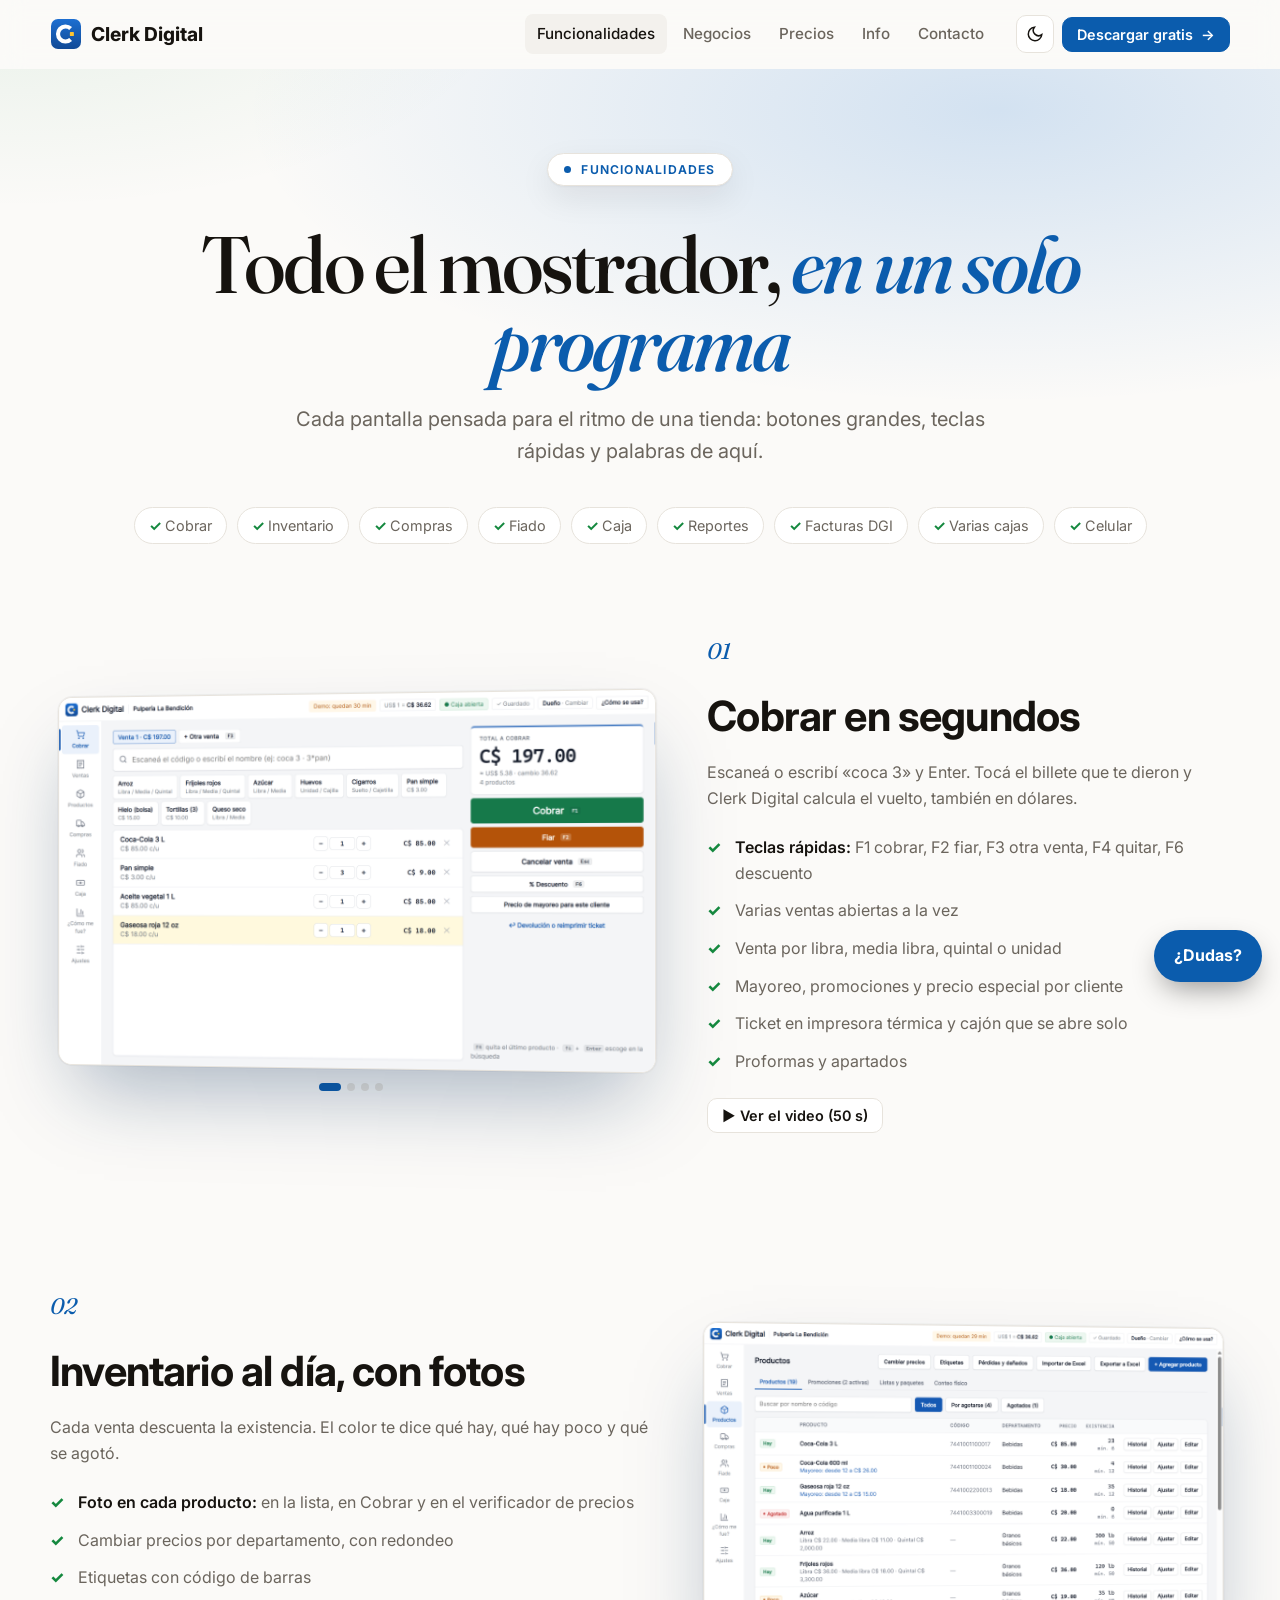
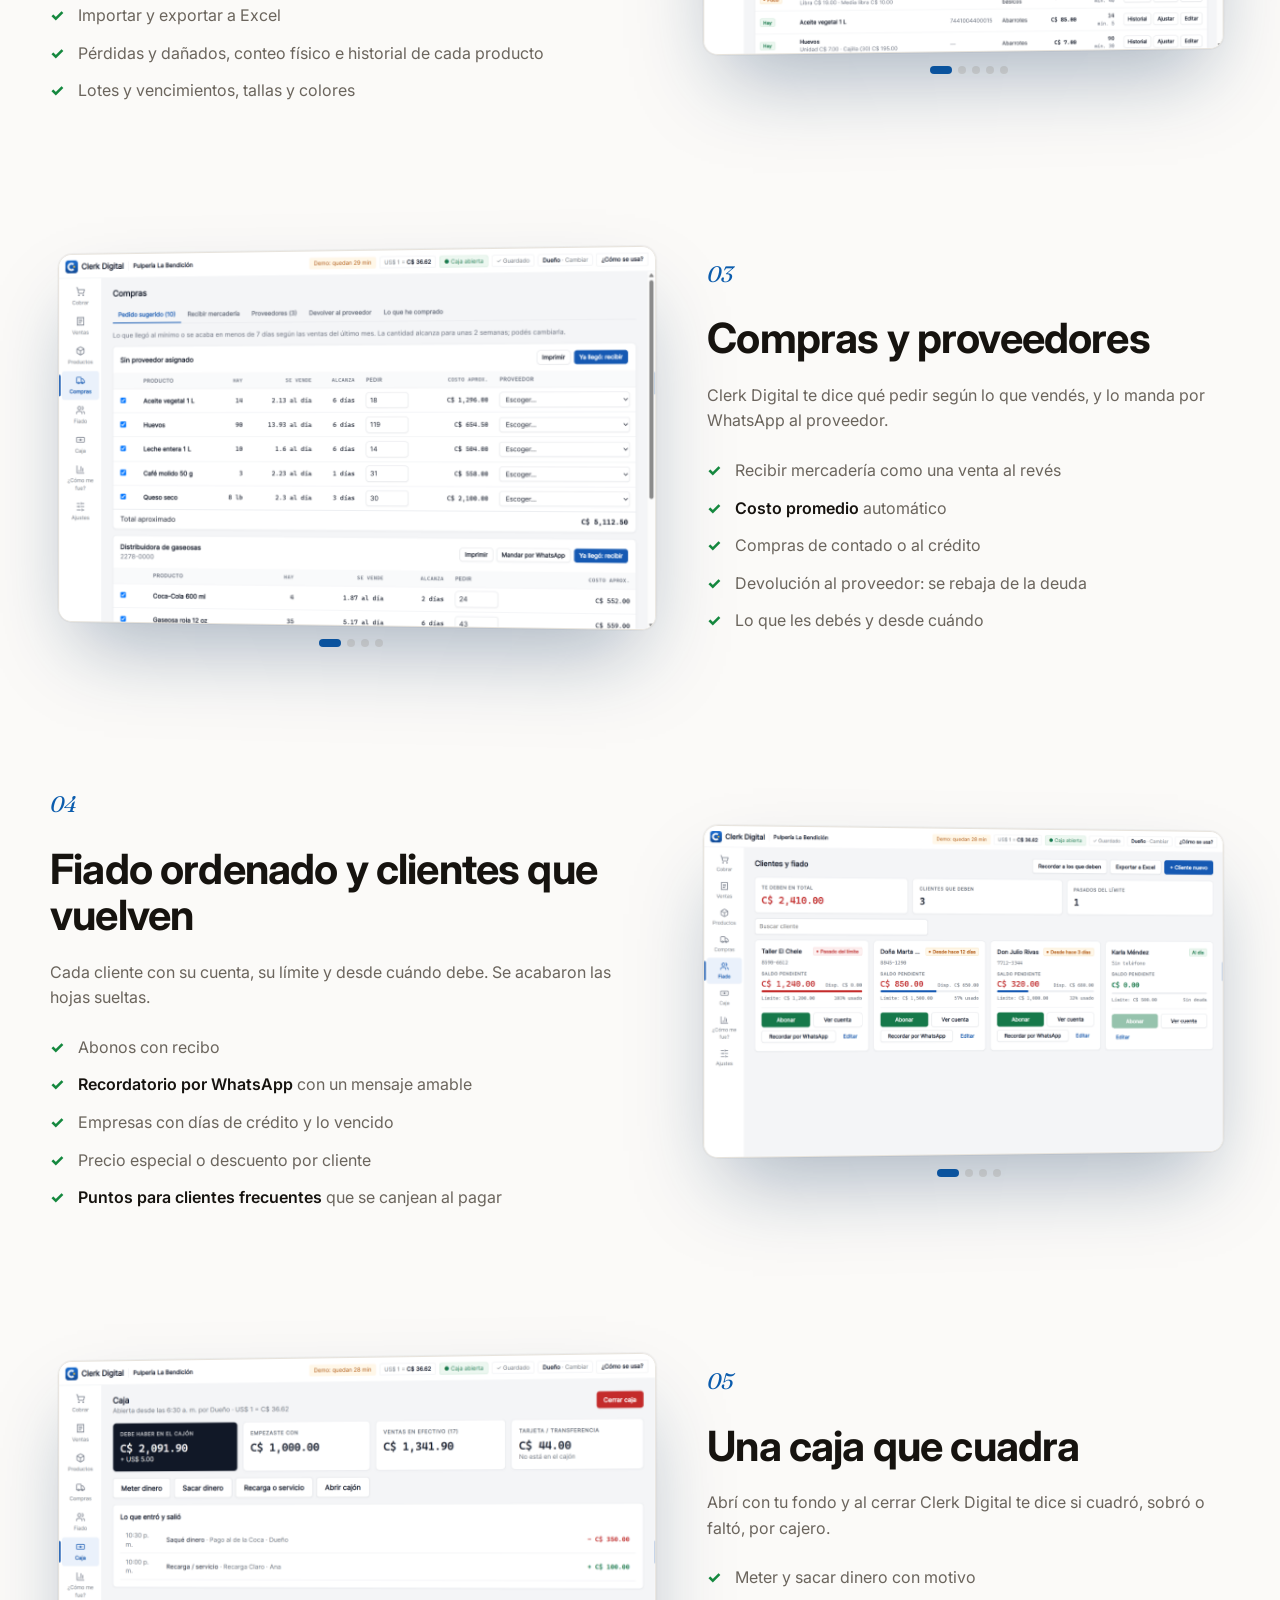
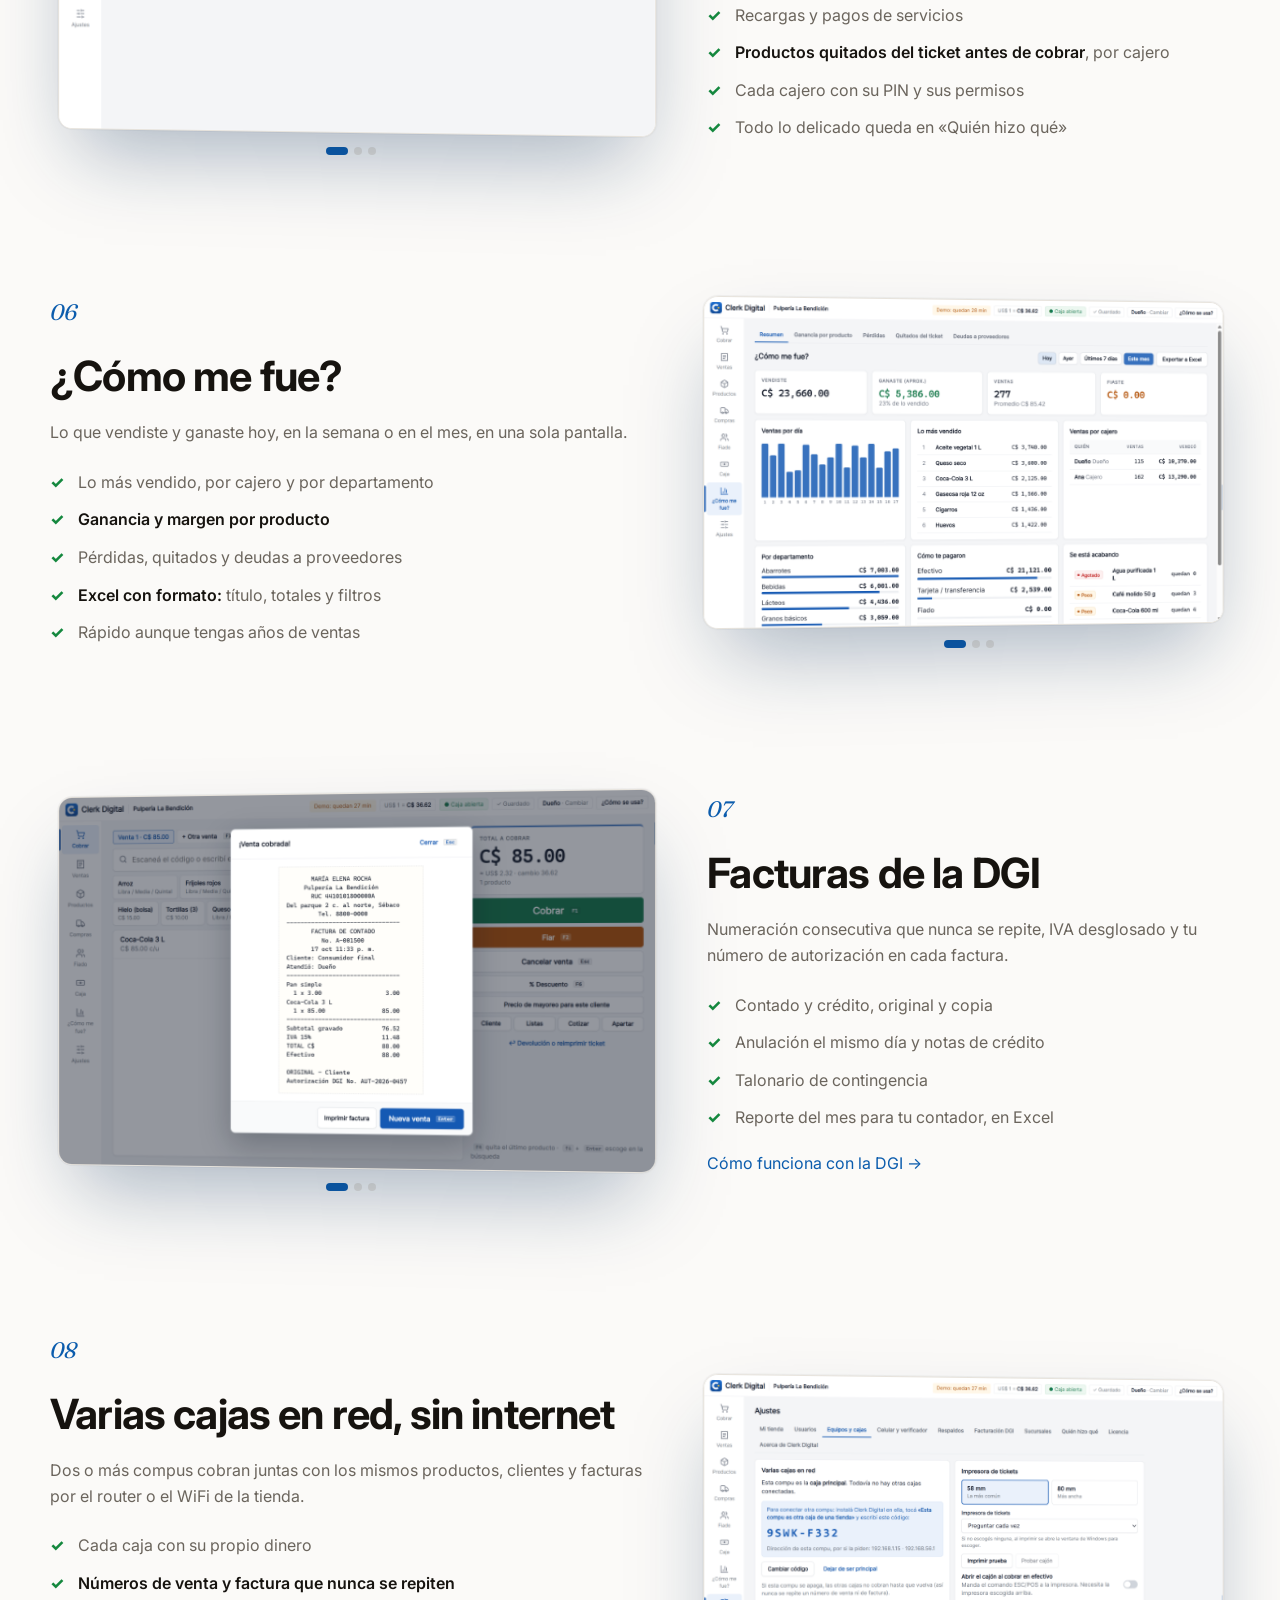
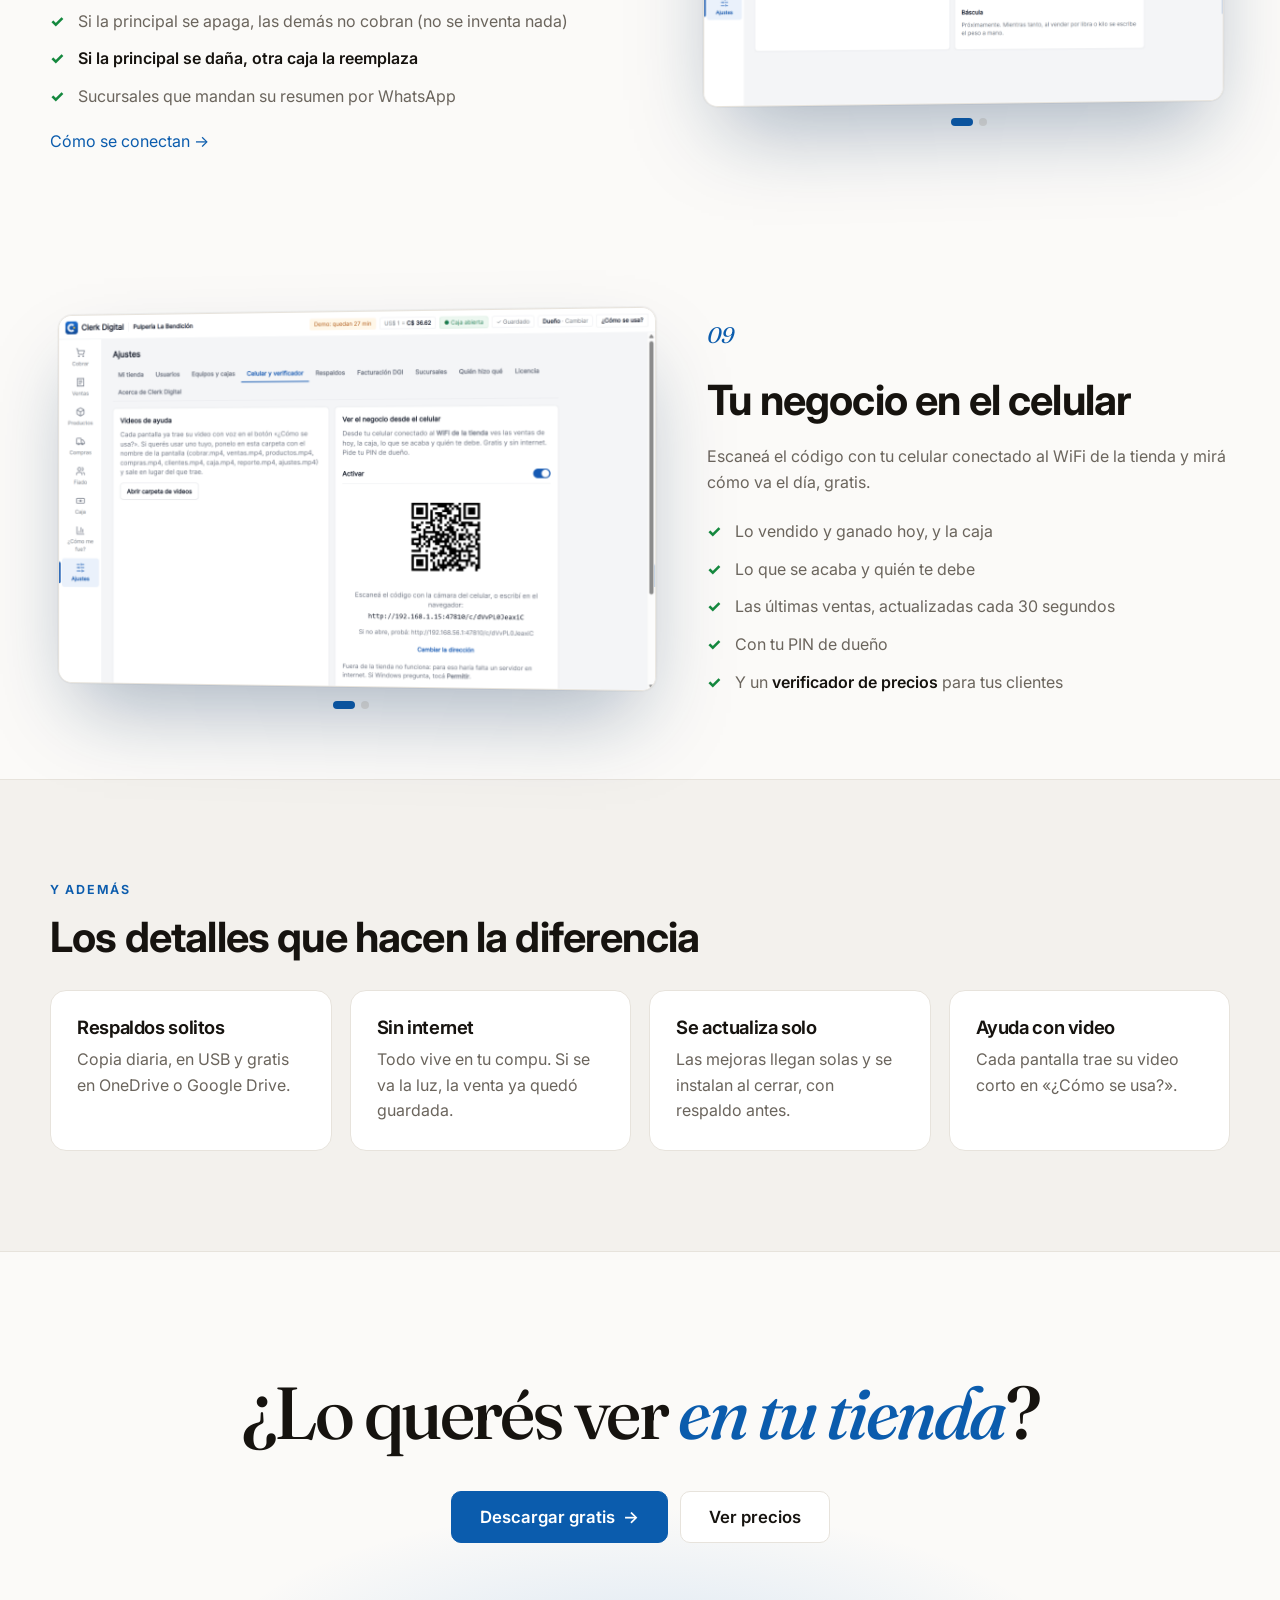
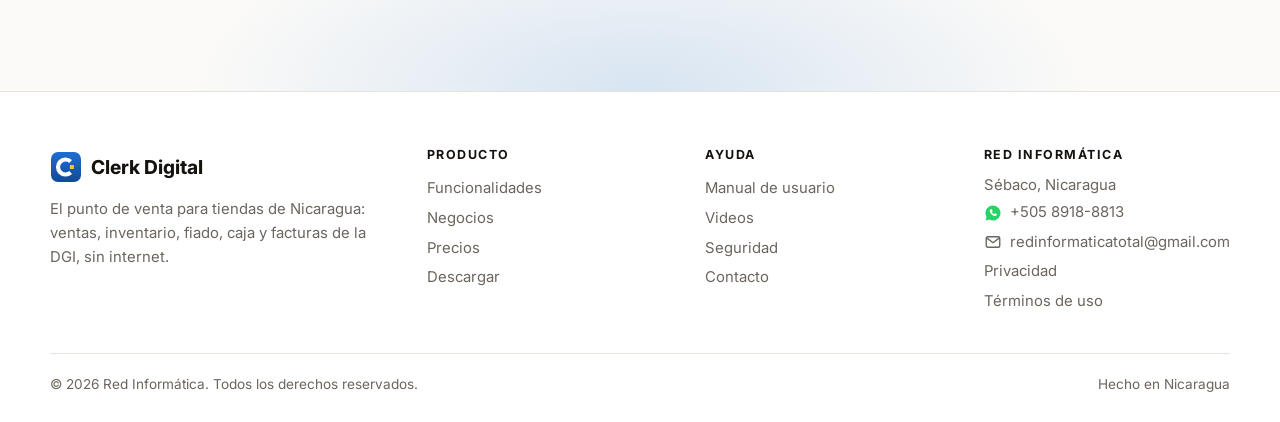
<file: funciones/index.html>
<!doctype html>
<html lang="es-NI">
<head>
<meta charset="utf-8">
<meta name="viewport" content="width=device-width, initial-scale=1">
<title>Funcionalidades · Clerk Digital</title>
<meta name="description" content="Cobro rápido, inventario con fotos, compras, fiado con WhatsApp, caja que cuadra, reportes en Excel, facturas DGI, varias cajas en red y vista desde el celular.">
<meta name="theme-color" content="#0b5cad">
<meta property="og:type" content="website">
<meta property="og:title" content="Funcionalidades · Clerk Digital">
<meta property="og:description" content="Cobro rápido, inventario con fotos, compras, fiado con WhatsApp, caja que cuadra, reportes en Excel, facturas DGI, varias cajas en red y vista desde el celular.">
<meta property="og:image" content="../img/cobrar.png">
<meta property="og:locale" content="es_NI">
<link rel="icon" type="image/png" href="../img/icono.png">
<link rel="preconnect" href="https://fonts.googleapis.com">
<link rel="preconnect" href="https://fonts.gstatic.com" crossorigin>
<link rel="stylesheet" href="https://fonts.googleapis.com/css2?family=Fraunces:ital,opsz,wght@0,9..144,500;1,9..144,500&family=Inter:wght@400;500;600;700;800&display=swap">
<link rel="stylesheet" href="../estilos.css?v=46f89e4a">
<script>try { const t = localStorage.getItem('tema'); if (t) document.documentElement.dataset.tema = t; } catch {}</script>
</head>
<body>
<a class="saltar" href="#contenido">Ir al contenido</a>
<div class="progreso" aria-hidden="true"></div>
<header class="barra">
  <div class="contenedor barra-in">
    <a class="marca" href="../" aria-label="Clerk Digital, inicio"><img src="../img/logo.svg" alt="" width="32" height="32">Clerk Digital</a>
    <nav class="menu" aria-label="Principal">
      <a href="../funciones/" aria-current="page">Funcionalidades</a>
      <a href="../negocios/">Negocios</a>
      <a href="../precios/">Precios</a>
      <a href="../info/">Info</a>
      <a href="../contacto/">Contacto</a>
    </nav>
    <div class="acciones-barra">
      <button class="icono-boton" type="button" data-cambiar-tema aria-label="Cambiar entre modo claro y oscuro"><svg viewBox="0 0 24 24" fill="none" stroke="currentColor" stroke-width="2" stroke-linecap="round"><path d="M21 12.8A9 9 0 1 1 11.2 3a7 7 0 0 0 9.8 9.8z"/></svg></button>
      <a class="boton boton-chico" href="../info/descargas/">Descargar gratis <span class="flecha">→</span></a>
      <button class="icono-boton solo-celular" type="button" data-menu aria-label="Abrir el menú" aria-expanded="false"><svg viewBox="0 0 24 24" fill="none" stroke="currentColor" stroke-width="2" stroke-linecap="round"><path d="M4 7h16M4 12h16M4 17h16"/></svg></button>
    </div>
  </div>
</header>
<nav class="menu-celular" aria-label="Menú">
  <a href="../funciones/">Funcionalidades</a><a href="../negocios/">Negocios</a><a href="../precios/">Precios</a>
  <a href="../info/">Info y videos</a><a href="../contacto/">Contacto</a><a class="boton" href="../info/descargas/">Descargar gratis</a>
</nav>

<main id="contenido">
<section class="portada" style="padding-bottom:20px">
  <div class="contenedor centro">
    <p class="pastilla aparece"><i></i>Funcionalidades</p>
    <h1 data-letras style="font-size:clamp(2.6rem,6.5vw,5rem)">Todo el mostrador, <em>en un solo programa</em></h1>
    <p class="bajada aparece" style="--retraso:.35s">Cada pantalla pensada para el ritmo de una tienda: botones grandes, teclas rápidas y palabras de aquí.</p>
    <ul class="chips aparece" style="--retraso:.5s"><li><a href="#cobrar">Cobrar</a></li><li><a href="#inventario">Inventario</a></li><li><a href="#compras">Compras</a></li><li><a href="#fiado">Fiado</a></li><li><a href="#caja">Caja</a></li><li><a href="#reportes">Reportes</a></li><li><a href="#dgi">Facturas DGI</a></li><li><a href="#red">Varias cajas</a></li><li><a href="#celular">Celular</a></li></ul>
  </div>
</section>

<div class="contenedor">
  <section class="funcion" id="cobrar">
    <div class="medio aparece izq"><div class="marco carrusel"><img src="../img/capturas/06-cobrar-venta.png" alt="Pantalla Cobrar con productos en la venta" decoding="async"><img src="../img/capturas/10-cobrar-cobro.png" alt="Ventana de cobro con billetes en córdobas y dólares" decoding="async"><img src="../img/capturas/11-cobrar-ticket.png" alt="Venta cobrada con el vuelto en grande y el ticket" decoding="async"><img src="../img/capturas/12-cobrar-fiar.png" alt="Fiar: escoger el cliente" decoding="async"></div><div class="puntitos"></div></div>
    <div class="aparece der"><p class="numero">01</p><h2>Cobrar en segundos</h2><p class="suave">Escaneá o escribí «coca 3» y Enter. Tocá el billete que te dieron y Clerk Digital calcula el vuelto, también en dólares.</p>
      <ul class="checks"><li><b>Teclas rápidas:</b> F1 cobrar, F2 fiar, F3 otra venta, F4 quitar, F6 descuento</li><li>Varias ventas abiertas a la vez</li><li>Venta por libra, media libra, quintal o unidad</li><li>Mayoreo, promociones y precio especial por cliente</li><li>Ticket en impresora térmica y cajón que se abre solo</li><li>Proformas y apartados</li></ul>
      <p style="margin-top:18px"><button class="boton boton-claro boton-chico" type="button" data-video-abrir="cobrar">▶ Ver el video (50 s)</button></p></div>
  </section>

  <section class="funcion" id="inventario">
    <div class="medio aparece der"><div class="marco carrusel"><img src="../img/capturas/24-productos.png" alt="Lista de productos con existencia y estado" decoding="async"><img src="../img/capturas/25-productos-agregar.png" alt="Agregar un producto con foto" decoding="async"><img src="../img/capturas/29-productos-cambiar-precios.png" alt="Cambiar precios de un departamento" decoding="async"><img src="../img/capturas/30-productos-etiquetas.png" alt="Etiquetas con código de barras" decoding="async"><img src="../img/capturas/73-productos-perdidas.png" alt="Registrar pérdidas y dañados" decoding="async"></div><div class="puntitos"></div></div>
    <div class="aparece izq"><p class="numero">02</p><h2>Inventario al día, con fotos</h2><p class="suave">Cada venta descuenta la existencia. El color te dice qué hay, qué hay poco y qué se agotó.</p>
      <ul class="checks"><li><b>Foto en cada producto:</b> en la lista, en Cobrar y en el verificador de precios</li><li>Cambiar precios por departamento, con redondeo</li><li>Etiquetas con código de barras</li><li>Importar y exportar a Excel</li><li>Pérdidas y dañados, conteo físico e historial de cada producto</li><li>Lotes y vencimientos, tallas y colores</li></ul></div>
  </section>

  <section class="funcion" id="compras">
    <div class="medio aparece izq"><div class="marco carrusel"><img src="../img/capturas/37-compras-pedido-sugerido.png" alt="Pedido sugerido por proveedor" decoding="async"><img src="../img/capturas/38-compras-recibir-mercaderia.png" alt="Recibir mercadería" decoding="async"><img src="../img/capturas/72-compras-devolver-al-proveedor.png" alt="Devolver al proveedor" decoding="async"><img src="../img/capturas/39-compras-proveedores.png" alt="Proveedores y lo que se les debe" decoding="async"></div><div class="puntitos"></div></div>
    <div class="aparece der"><p class="numero">03</p><h2>Compras y proveedores</h2><p class="suave">Clerk Digital te dice qué pedir según lo que vendés, y lo manda por WhatsApp al proveedor.</p>
      <ul class="checks"><li>Recibir mercadería como una venta al revés</li><li><b>Costo promedio</b> automático</li><li>Compras de contado o al crédito</li><li>Devolución al proveedor: se rebaja de la deuda</li><li>Lo que les debés y desde cuándo</li></ul></div>
  </section>

  <section class="funcion" id="fiado">
    <div class="medio aparece der"><div class="marco carrusel"><img src="../img/capturas/41-fiado.png" alt="Clientes con lo que deben" decoding="async"><img src="../img/capturas/42-fiado-abonar.png" alt="Registrar un abono" decoding="async"><img src="../img/capturas/45-fiado-recordar.png" alt="Recordar por WhatsApp" decoding="async"><img src="../img/capturas/75-cobrar-puntos.png" alt="Cobro con cliente frecuente" decoding="async"></div><div class="puntitos"></div></div>
    <div class="aparece izq"><p class="numero">04</p><h2>Fiado ordenado y clientes que vuelven</h2><p class="suave">Cada cliente con su cuenta, su límite y desde cuándo debe. Se acabaron las hojas sueltas.</p>
      <ul class="checks"><li>Abonos con recibo</li><li><b>Recordatorio por WhatsApp</b> con un mensaje amable</li><li>Empresas con días de crédito y lo vencido</li><li>Precio especial o descuento por cliente</li><li><b>Puntos para clientes frecuentes</b> que se canjean al pagar</li></ul></div>
  </section>

  <section class="funcion" id="caja">
    <div class="medio aparece izq"><div class="marco carrusel"><img src="../img/capturas/46-caja.png" alt="La caja: lo que debe haber" decoding="async"><img src="../img/capturas/50-caja-cierre.png" alt="Cierre de caja" decoding="async"><img src="../img/capturas/70-reporte-quitados.png" alt="Quitados del ticket" decoding="async"></div><div class="puntitos"></div></div>
    <div class="aparece der"><p class="numero">05</p><h2>Una caja que cuadra</h2><p class="suave">Abrí con tu fondo y al cerrar Clerk Digital te dice si cuadró, sobró o faltó, por cajero.</p>
      <ul class="checks"><li>Meter y sacar dinero con motivo</li><li>Recargas y pagos de servicios</li><li><b>Productos quitados del ticket antes de cobrar</b>, por cajero</li><li>Cada cajero con su PIN y sus permisos</li><li>Todo lo delicado queda en «Quién hizo qué»</li></ul></div>
  </section>

  <section class="funcion" id="reportes">
    <div class="medio aparece der"><div class="marco carrusel"><img src="../img/capturas/52-como-me-fue-mes.png" alt="¿Cómo me fue? del mes" decoding="async"><img src="../img/capturas/68-reporte-ganancia-por-producto.png" alt="Ganancia por producto" decoding="async"><img src="../img/capturas/71-reporte-deudas-proveedores.png" alt="Deudas a proveedores" decoding="async"></div><div class="puntitos"></div></div>
    <div class="aparece izq"><p class="numero">06</p><h2>¿Cómo me fue?</h2><p class="suave">Lo que vendiste y ganaste hoy, en la semana o en el mes, en una sola pantalla.</p>
      <ul class="checks"><li>Lo más vendido, por cajero y por departamento</li><li><b>Ganancia y margen por producto</b></li><li>Pérdidas, quitados y deudas a proveedores</li><li><b>Excel con formato:</b> título, totales y filtros</li><li>Rápido aunque tengas años de ventas</li></ul></div>
  </section>

  <section class="funcion" id="dgi">
    <div class="medio aparece izq"><div class="marco carrusel"><img src="../img/capturas/66-cobrar-factura.png" alt="Factura de contado con IVA" decoding="async"><img src="../img/capturas/65-ajustes-facturacion-encendida.png" alt="Datos fiscales" decoding="async"><img src="../img/capturas/67-ventas-facturas.png" alt="Reporte de facturas del mes" decoding="async"></div><div class="puntitos"></div></div>
    <div class="aparece der"><p class="numero">07</p><h2>Facturas de la DGI</h2><p class="suave">Numeración consecutiva que nunca se repite, IVA desglosado y tu número de autorización en cada factura.</p>
      <ul class="checks"><li>Contado y crédito, original y copia</li><li>Anulación el mismo día y notas de crédito</li><li>Talonario de contingencia</li><li>Reporte del mes para tu contador, en Excel</li></ul>
      <p style="margin-top:14px"><a href="../info/dgi/">Cómo funciona con la DGI →</a></p></div>
  </section>

  <section class="funcion" id="red">
    <div class="medio aparece der"><div class="marco carrusel"><img src="../img/capturas/64-ajustes-caja-principal.png" alt="La caja principal con su código" decoding="async"><img src="../img/capturas/02-conectar-otra-caja.png" alt="Conectar otra caja con el código" decoding="async"></div><div class="puntitos"></div></div>
    <div class="aparece izq"><p class="numero">08</p><h2>Varias cajas en red, sin internet</h2><p class="suave">Dos o más compus cobran juntas con los mismos productos, clientes y facturas por el router o el WiFi de la tienda.</p>
      <ul class="checks"><li>Cada caja con su propio dinero</li><li><b>Números de venta y factura que nunca se repiten</b></li><li>Si la principal se apaga, las demás no cobran (no se inventa nada)</li><li><b>Si la principal se daña, otra caja la reemplaza</b></li><li>Sucursales que mandan su resumen por WhatsApp</li></ul>
      <p style="margin-top:14px"><a href="../info/varias-cajas/">Cómo se conectan →</a></p></div>
  </section>

  <section class="funcion" id="celular">
    <div class="medio aparece izq"><div class="marco carrusel"><img src="../img/capturas/74-ajustes-celular-qr.png" alt="Código QR para ver el negocio desde el celular" decoding="async"><img src="../img/capturas/76-verificador-de-precios.png" alt="Verificador de precios" decoding="async"></div><div class="puntitos"></div></div>
    <div class="aparece der"><p class="numero">09</p><h2>Tu negocio en el celular</h2><p class="suave">Escaneá el código con tu celular conectado al WiFi de la tienda y mirá cómo va el día, gratis.</p>
      <ul class="checks"><li>Lo vendido y ganado hoy, y la caja</li><li>Lo que se acaba y quién te debe</li><li>Las últimas ventas, actualizadas cada 30 segundos</li><li>Con tu PIN de dueño</li><li>Y un <b>verificador de precios</b> para tus clientes</li></ul></div>
  </section>
</div>

<section class="seccion tinte borde">
  <div class="contenedor">
    <p class="ceja aparece">Y además</p>
    <h2 class="aparece">Los detalles que hacen la diferencia</h2>
    <div class="rejilla cuatro" data-escalonar style="margin-top:30px">
      <div class="tarjeta"><h3>Respaldos solitos</h3><p>Copia diaria, en USB y gratis en OneDrive o Google Drive.</p></div>
      <div class="tarjeta"><h3>Sin internet</h3><p>Todo vive en tu compu. Si se va la luz, la venta ya quedó guardada.</p></div>
      <div class="tarjeta"><h3>Se actualiza solo</h3><p>Las mejoras llegan solas y se instalan al cerrar, con respaldo antes.</p></div>
      <div class="tarjeta"><h3>Ayuda con video</h3><p>Cada pantalla trae su video corto en «¿Cómo se usa?».</p></div>
    </div>
  </div>
</section>

<section class="final">
  <div class="contenedor">
    <h2 class="grande aparece">¿Lo querés ver <em>en tu tienda</em>?</h2>
    <div class="acciones centro aparece"><a class="boton boton-grande" href="../info/descargas/">Descargar gratis <span class="flecha">→</span></a><a class="boton boton-claro boton-grande" href="../precios/">Ver precios</a></div>
  </div>
</section>

<dialog class="ventana-video" aria-label="Video"><form method="dialog"><button class="icono-boton cerrar-video" aria-label="Cerrar">✕</button></form><video controls playsinline></video></dialog>

</main>

<footer class="pie">
  <div class="contenedor">
    <div class="pie-in">
      <div>
        <a class="marca" href="../"><img src="../img/logo.svg" alt="" width="32" height="32">Clerk Digital</a>
        <p style="margin-top:12px">El punto de venta para tiendas de Nicaragua: ventas, inventario, fiado, caja y facturas de la DGI, sin internet.</p>
      </div>
      <div><h4>Producto</h4><a href="../funciones/">Funcionalidades</a><a href="../negocios/">Negocios</a><a href="../precios/">Precios</a><a href="../info/descargas/">Descargar</a></div>
      <div><h4>Ayuda</h4><a href="../info/manual/">Manual de usuario</a><a href="../info/videos/">Videos</a><a href="../info/seguridad/">Seguridad</a><a href="../contacto/">Contacto</a></div>
      <div><h4>Red Informática</h4><span>Sébaco, Nicaragua</span><a class="con-icono" href="https://wa.me/50589188813" rel="noopener" target="_blank"><svg class="ico" viewBox="0 0 24 24" width="18" height="18" aria-hidden="true"><path d="M12 2a10 10 0 0 0-8.6 15.1L2 22l5-1.3A10 10 0 1 0 12 2z" fill="#25D366"/><path d="M8.6 7.3c.2-.4.5-.4.8-.4h.6c.2 0 .4 0 .6.5l.8 1.9c.1.2.1.4 0 .6l-.5.7c-.1.2-.2.3 0 .6.5.9 1.2 1.6 2.1 2.1.3.2.4.1.6-.1l.7-.8c.2-.2.4-.2.6-.1l1.8.9c.3.1.4.2.4.4 0 .5-.1 1.2-.6 1.6-.5.5-1.3.8-2 .7-1.2-.1-3.2-.9-4.7-2.4S7.6 10.3 7.5 9.1c0-.7.4-1.4 1.1-1.8z" fill="#fff"/></svg>+505 8918-8813</a><a class="con-icono" href="mailto:redinformaticatotal@gmail.com"><svg class="ico" viewBox="0 0 24 24" width="18" height="18" fill="none" stroke="currentColor" stroke-width="1.8" stroke-linecap="round" stroke-linejoin="round" aria-hidden="true"><rect x="3" y="5" width="18" height="14" rx="2"/><path d="m3.5 6.5 8.5 6.5 8.5-6.5"/></svg>redinformaticatotal@gmail.com</a><a href="../legal/privacidad/">Privacidad</a><a href="../legal/terminos/">Términos de uso</a></div>
    </div>
    <div class="derechos"><span>© 2026 Red Informática. Todos los derechos reservados.</span><span>Hecho en Nicaragua</span></div>
  </div>
</footer>
<a class="dudas" href="../contacto/">¿Dudas?</a>
<script src="../sitio.js?v=2168765a" defer></script>
</body>
</html>
</file>
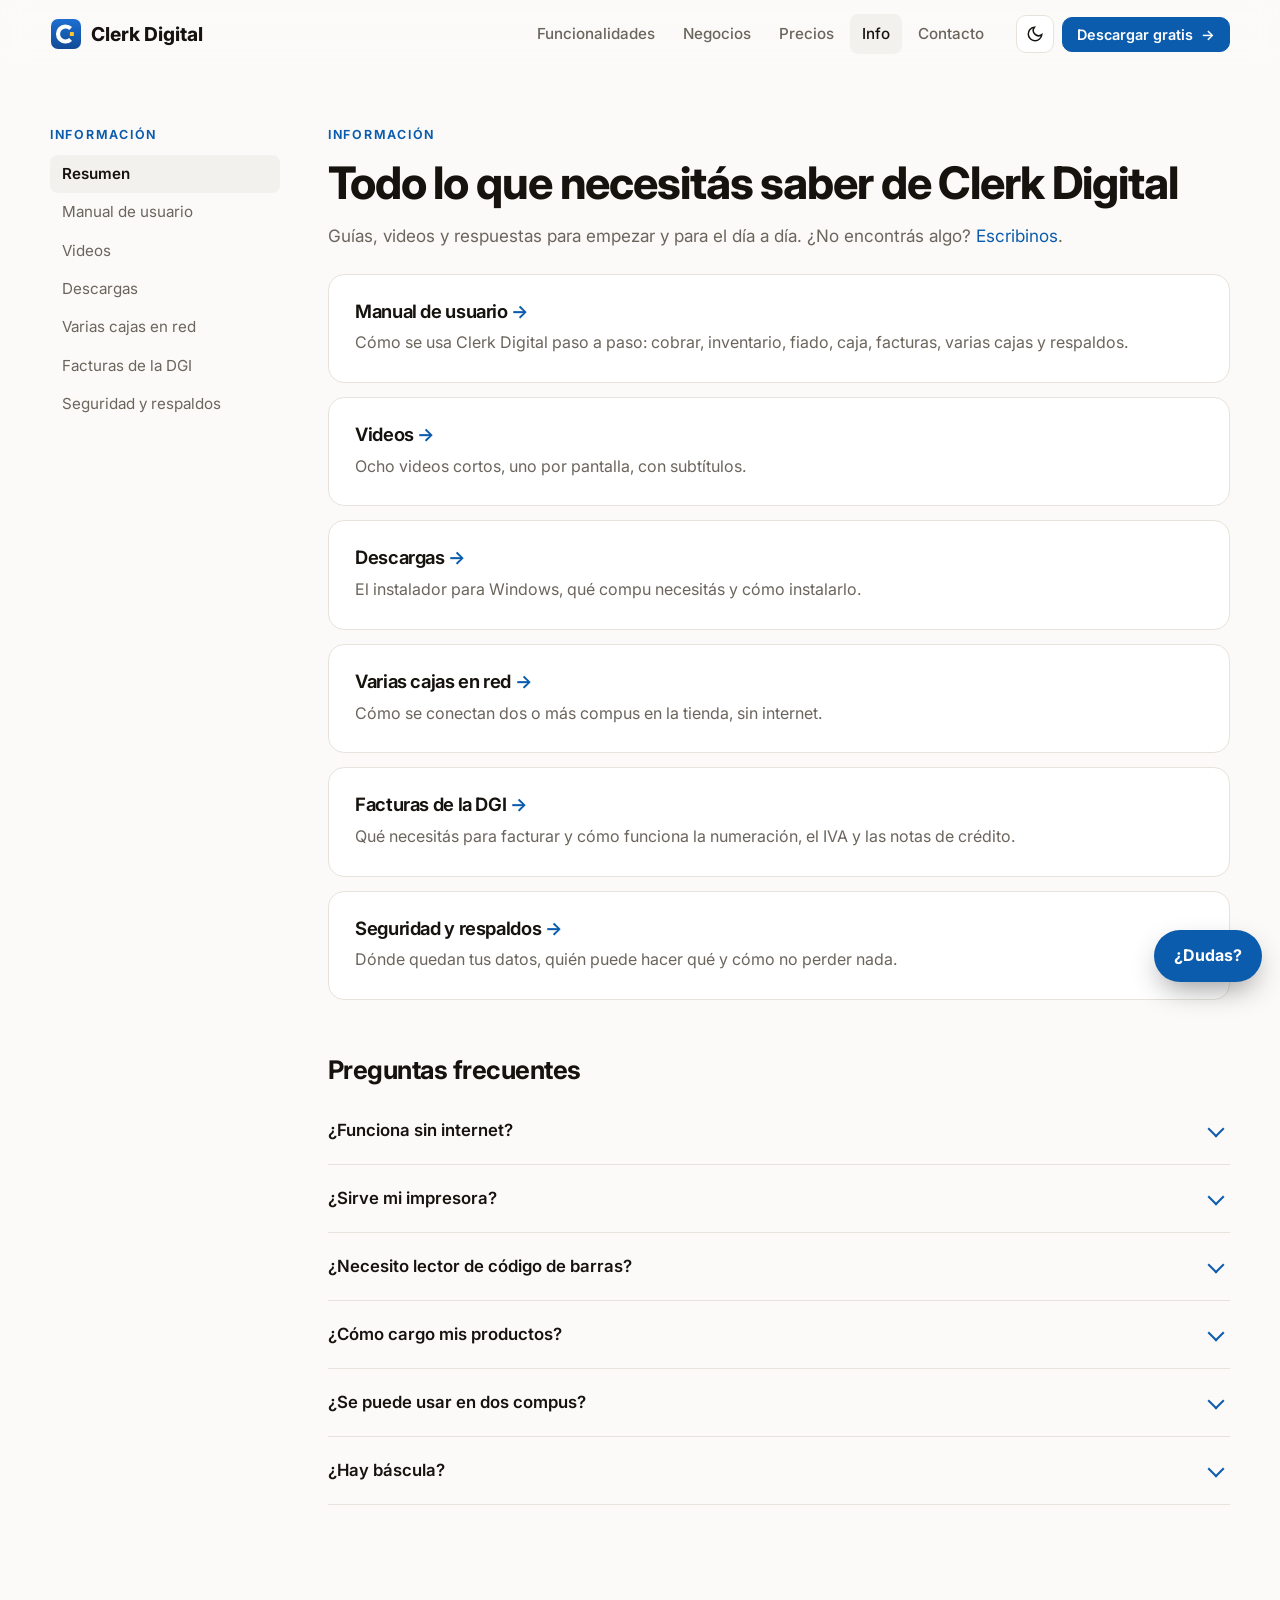
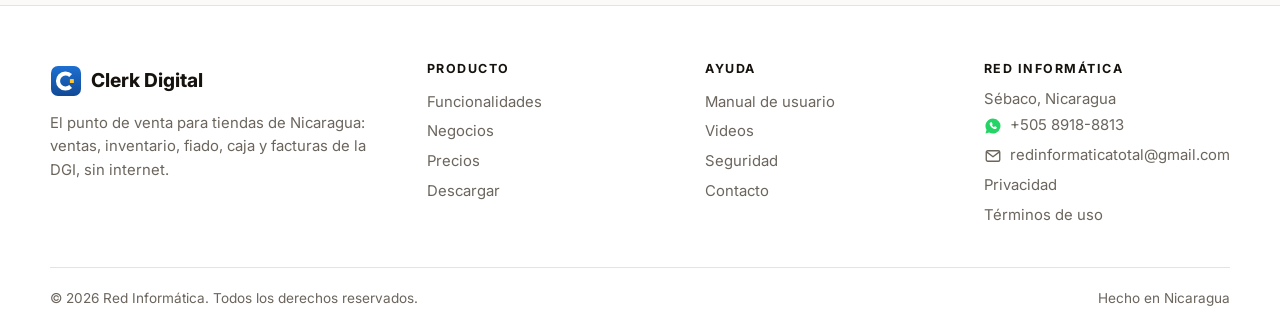
<file: info/index.html>
<!doctype html>
<html lang="es-NI">
<head>
<meta charset="utf-8">
<meta name="viewport" content="width=device-width, initial-scale=1">
<title>Info · Clerk Digital</title>
<meta name="description" content="Manual de usuario, videos, descargas, varias cajas en red, facturas de la DGI y seguridad de Clerk Digital.">
<meta name="theme-color" content="#0b5cad">
<meta property="og:type" content="website">
<meta property="og:title" content="Info · Clerk Digital">
<meta property="og:description" content="Manual de usuario, videos, descargas, varias cajas en red, facturas de la DGI y seguridad de Clerk Digital.">
<meta property="og:image" content="../img/cobrar.png">
<meta property="og:locale" content="es_NI">
<link rel="icon" type="image/png" href="../img/icono.png">
<link rel="preconnect" href="https://fonts.googleapis.com">
<link rel="preconnect" href="https://fonts.gstatic.com" crossorigin>
<link rel="stylesheet" href="https://fonts.googleapis.com/css2?family=Fraunces:ital,opsz,wght@0,9..144,500;1,9..144,500&family=Inter:wght@400;500;600;700;800&display=swap">
<link rel="stylesheet" href="../estilos.css?v=46f89e4a">
<script>try { const t = localStorage.getItem('tema'); if (t) document.documentElement.dataset.tema = t; } catch {}</script>
</head>
<body>
<a class="saltar" href="#contenido">Ir al contenido</a>
<div class="progreso" aria-hidden="true"></div>
<header class="barra">
  <div class="contenedor barra-in">
    <a class="marca" href="../" aria-label="Clerk Digital, inicio"><img src="../img/logo.svg" alt="" width="32" height="32">Clerk Digital</a>
    <nav class="menu" aria-label="Principal">
      <a href="../funciones/">Funcionalidades</a>
      <a href="../negocios/">Negocios</a>
      <a href="../precios/">Precios</a>
      <a href="../info/" aria-current="page">Info</a>
      <a href="../contacto/">Contacto</a>
    </nav>
    <div class="acciones-barra">
      <button class="icono-boton" type="button" data-cambiar-tema aria-label="Cambiar entre modo claro y oscuro"><svg viewBox="0 0 24 24" fill="none" stroke="currentColor" stroke-width="2" stroke-linecap="round"><path d="M21 12.8A9 9 0 1 1 11.2 3a7 7 0 0 0 9.8 9.8z"/></svg></button>
      <a class="boton boton-chico" href="../info/descargas/">Descargar gratis <span class="flecha">→</span></a>
      <button class="icono-boton solo-celular" type="button" data-menu aria-label="Abrir el menú" aria-expanded="false"><svg viewBox="0 0 24 24" fill="none" stroke="currentColor" stroke-width="2" stroke-linecap="round"><path d="M4 7h16M4 12h16M4 17h16"/></svg></button>
    </div>
  </div>
</header>
<nav class="menu-celular" aria-label="Menú">
  <a href="../funciones/">Funcionalidades</a><a href="../negocios/">Negocios</a><a href="../precios/">Precios</a>
  <a href="../info/">Info y videos</a><a href="../contacto/">Contacto</a><a class="boton" href="../info/descargas/">Descargar gratis</a>
</nav>

<main id="contenido">
<div class="contenedor info"><nav aria-label="Información"><p class="ceja">Información</p><a href="../info/" aria-current="page">Resumen</a><a href="../info/manual/">Manual de usuario</a><a href="../info/videos/">Videos</a><a href="../info/descargas/">Descargas</a><a href="../info/varias-cajas/">Varias cajas en red</a><a href="../info/dgi/">Facturas de la DGI</a><a href="../info/seguridad/">Seguridad y respaldos</a></nav>
<div>
  <p class="ceja aparece">Información</p>
  <h1 class="aparece">Todo lo que necesitás saber de Clerk Digital</h1>
  <p class="intro aparece">Guías, videos y respuestas para empezar y para el día a día. ¿No encontrás algo? <a href="../contacto/">Escribinos</a>.</p>
  <div class="lista-tarjetas" data-escalonar style="margin-top:24px">
    <a class="tarjeta enlace-tarjeta" href="../info/manual/"><h3>Manual de usuario</h3><p>Cómo se usa Clerk Digital paso a paso: cobrar, inventario, fiado, caja, facturas, varias cajas y respaldos.</p></a>
    <a class="tarjeta enlace-tarjeta" href="../info/videos/"><h3>Videos</h3><p>Ocho videos cortos, uno por pantalla, con subtítulos.</p></a>
    <a class="tarjeta enlace-tarjeta" href="../info/descargas/"><h3>Descargas</h3><p>El instalador para Windows, qué compu necesitás y cómo instalarlo.</p></a>
    <a class="tarjeta enlace-tarjeta" href="../info/varias-cajas/"><h3>Varias cajas en red</h3><p>Cómo se conectan dos o más compus en la tienda, sin internet.</p></a>
    <a class="tarjeta enlace-tarjeta" href="../info/dgi/"><h3>Facturas de la DGI</h3><p>Qué necesitás para facturar y cómo funciona la numeración, el IVA y las notas de crédito.</p></a>
    <a class="tarjeta enlace-tarjeta" href="../info/seguridad/"><h3>Seguridad y respaldos</h3><p>Dónde quedan tus datos, quién puede hacer qué y cómo no perder nada.</p></a>
  </div>
  <h2 class="aparece" style="font-size:1.6rem;margin-top:56px">Preguntas frecuentes</h2>
  <details class="pregunta"><summary>¿Funciona sin internet?</summary><div class="respuesta"><p>Sí. Todo vive en tu compu. Internet solo se usa para WhatsApp, actualizaciones y el respaldo en la nube.</p></div></details>
  <details class="pregunta"><summary>¿Sirve mi impresora?</summary><div class="respuesta"><p>Impresoras térmicas de tickets de 58 u 80 mm instaladas en Windows, y cualquier impresora de hoja carta. El cajón se abre si está conectado a la impresora térmica.</p></div></details>
  <details class="pregunta"><summary>¿Necesito lector de código de barras?</summary><div class="respuesta"><p>No es obligatorio, pero cobra mucho más rápido. Cualquier lector USB funciona sin configurar nada.</p></div></details>
  <details class="pregunta"><summary>¿Cómo cargo mis productos?</summary><div class="respuesta"><p>Uno por uno o todos de un solo desde Excel (Productos › Importar de Excel). Sirve el archivo .xlsx tal cual.</p></div></details>
  <details class="pregunta"><summary>¿Se puede usar en dos compus?</summary><div class="respuesta"><p>Sí, con <a href="../info/varias-cajas/">varias cajas en red</a>. Cada compu lleva su licencia.</p></div></details>
  <details class="pregunta"><summary>¿Hay báscula?</summary><div class="respuesta"><p>Todavía no se conecta a básculas: al vender por libra o kilo se escribe el peso.</p></div></details>
</div>
</div>

</main>

<footer class="pie">
  <div class="contenedor">
    <div class="pie-in">
      <div>
        <a class="marca" href="../"><img src="../img/logo.svg" alt="" width="32" height="32">Clerk Digital</a>
        <p style="margin-top:12px">El punto de venta para tiendas de Nicaragua: ventas, inventario, fiado, caja y facturas de la DGI, sin internet.</p>
      </div>
      <div><h4>Producto</h4><a href="../funciones/">Funcionalidades</a><a href="../negocios/">Negocios</a><a href="../precios/">Precios</a><a href="../info/descargas/">Descargar</a></div>
      <div><h4>Ayuda</h4><a href="../info/manual/">Manual de usuario</a><a href="../info/videos/">Videos</a><a href="../info/seguridad/">Seguridad</a><a href="../contacto/">Contacto</a></div>
      <div><h4>Red Informática</h4><span>Sébaco, Nicaragua</span><a class="con-icono" href="https://wa.me/50589188813" rel="noopener" target="_blank"><svg class="ico" viewBox="0 0 24 24" width="18" height="18" aria-hidden="true"><path d="M12 2a10 10 0 0 0-8.6 15.1L2 22l5-1.3A10 10 0 1 0 12 2z" fill="#25D366"/><path d="M8.6 7.3c.2-.4.5-.4.8-.4h.6c.2 0 .4 0 .6.5l.8 1.9c.1.2.1.4 0 .6l-.5.7c-.1.2-.2.3 0 .6.5.9 1.2 1.6 2.1 2.1.3.2.4.1.6-.1l.7-.8c.2-.2.4-.2.6-.1l1.8.9c.3.1.4.2.4.4 0 .5-.1 1.2-.6 1.6-.5.5-1.3.8-2 .7-1.2-.1-3.2-.9-4.7-2.4S7.6 10.3 7.5 9.1c0-.7.4-1.4 1.1-1.8z" fill="#fff"/></svg>+505 8918-8813</a><a class="con-icono" href="mailto:redinformaticatotal@gmail.com"><svg class="ico" viewBox="0 0 24 24" width="18" height="18" fill="none" stroke="currentColor" stroke-width="1.8" stroke-linecap="round" stroke-linejoin="round" aria-hidden="true"><rect x="3" y="5" width="18" height="14" rx="2"/><path d="m3.5 6.5 8.5 6.5 8.5-6.5"/></svg>redinformaticatotal@gmail.com</a><a href="../legal/privacidad/">Privacidad</a><a href="../legal/terminos/">Términos de uso</a></div>
    </div>
    <div class="derechos"><span>© 2026 Red Informática. Todos los derechos reservados.</span><span>Hecho en Nicaragua</span></div>
  </div>
</footer>
<a class="dudas" href="../contacto/">¿Dudas?</a>
<script src="../sitio.js?v=2168765a" defer></script>
</body>
</html>
</file>
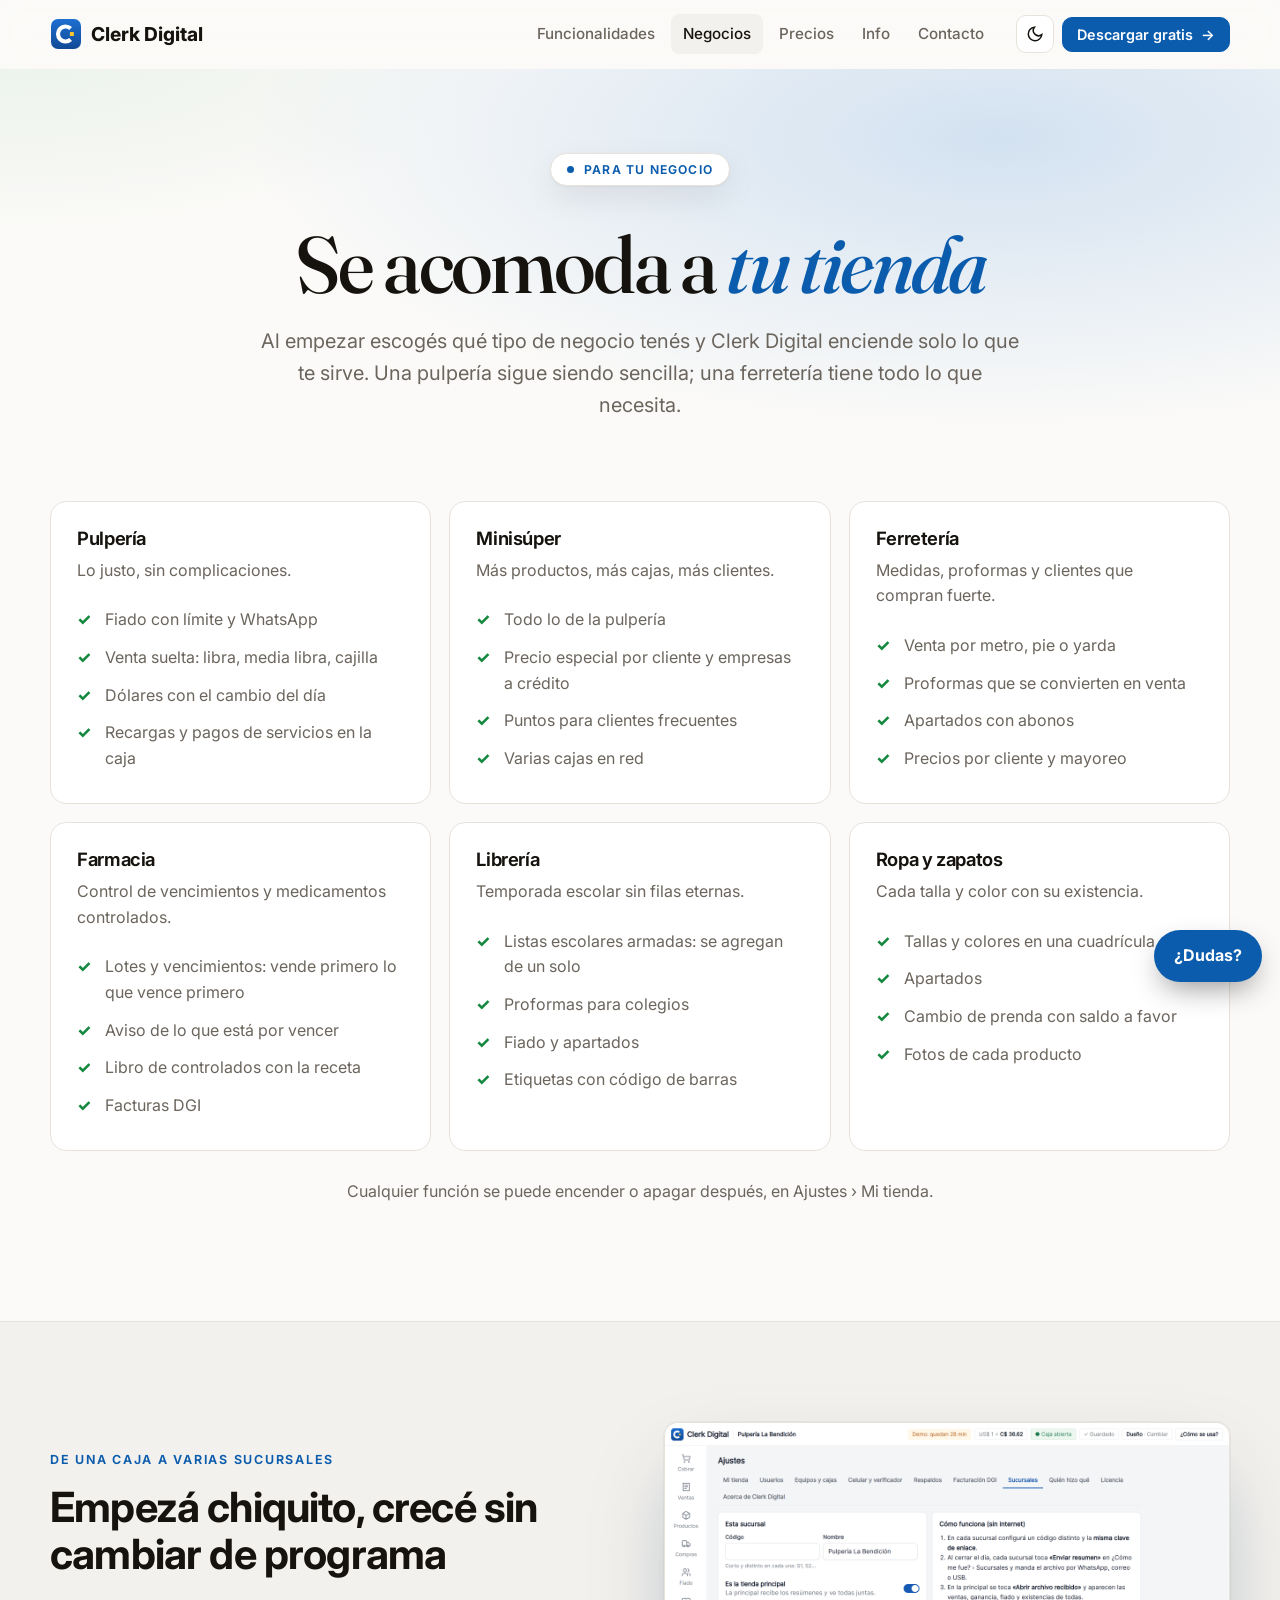
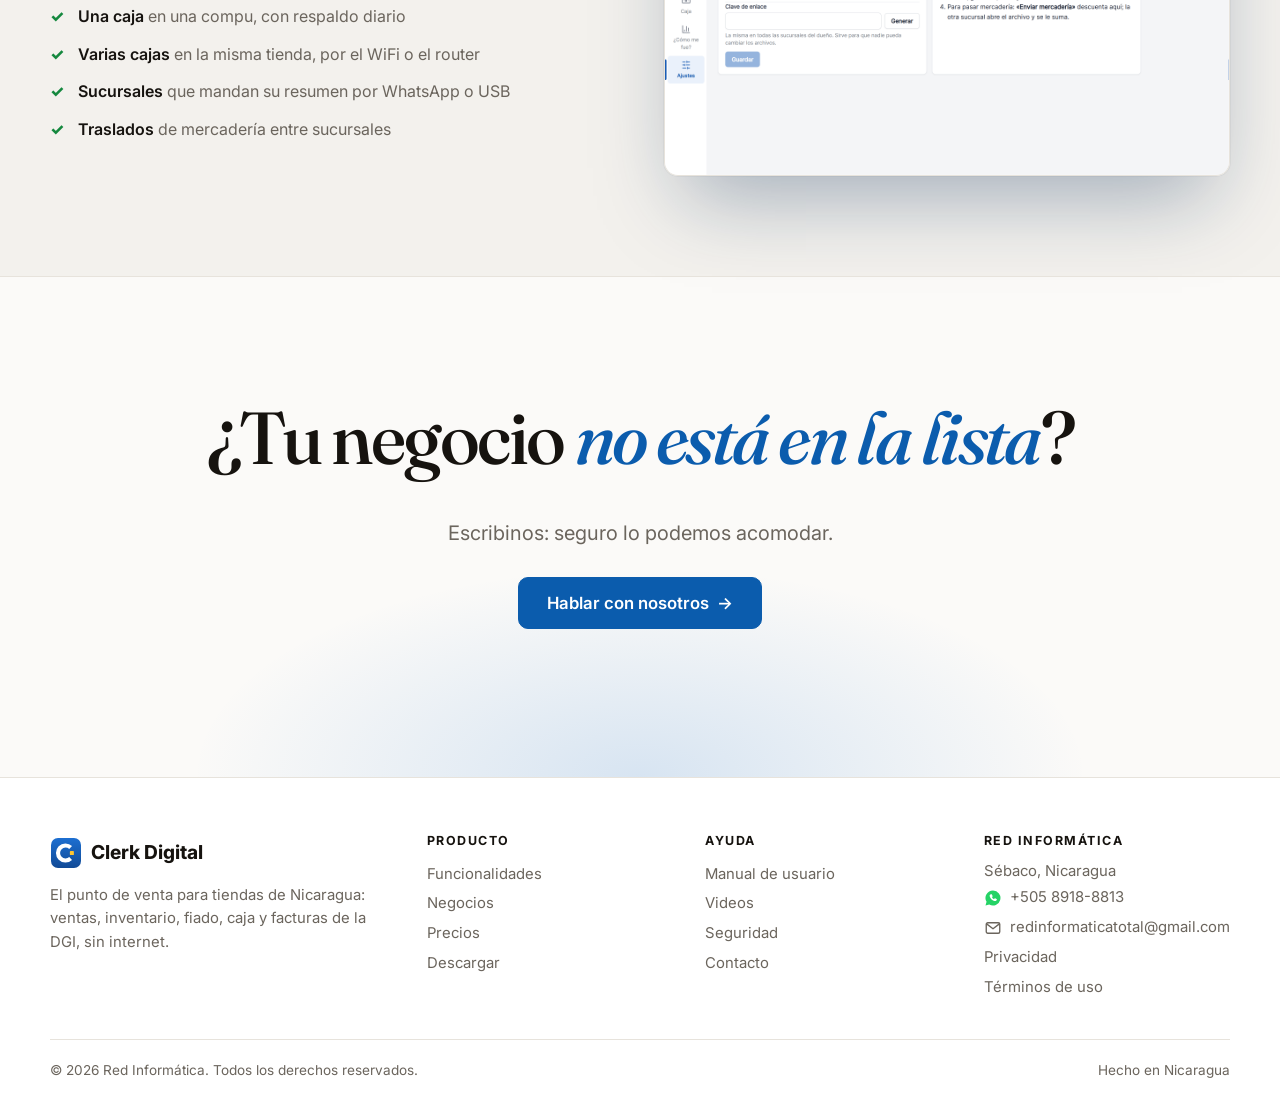
<file: negocios/index.html>
<!doctype html>
<html lang="es-NI">
<head>
<meta charset="utf-8">
<meta name="viewport" content="width=device-width, initial-scale=1">
<title>Para tu negocio · Clerk Digital</title>
<meta name="description" content="Clerk Digital se acomoda a pulperías, minisúpers, ferreterías, farmacias, librerías y tiendas de ropa: enciende solo lo que cada negocio necesita.">
<meta name="theme-color" content="#0b5cad">
<meta property="og:type" content="website">
<meta property="og:title" content="Para tu negocio · Clerk Digital">
<meta property="og:description" content="Clerk Digital se acomoda a pulperías, minisúpers, ferreterías, farmacias, librerías y tiendas de ropa: enciende solo lo que cada negocio necesita.">
<meta property="og:image" content="../img/cobrar.png">
<meta property="og:locale" content="es_NI">
<link rel="icon" type="image/png" href="../img/icono.png">
<link rel="preconnect" href="https://fonts.googleapis.com">
<link rel="preconnect" href="https://fonts.gstatic.com" crossorigin>
<link rel="stylesheet" href="https://fonts.googleapis.com/css2?family=Fraunces:ital,opsz,wght@0,9..144,500;1,9..144,500&family=Inter:wght@400;500;600;700;800&display=swap">
<link rel="stylesheet" href="../estilos.css?v=46f89e4a">
<script>try { const t = localStorage.getItem('tema'); if (t) document.documentElement.dataset.tema = t; } catch {}</script>
</head>
<body>
<a class="saltar" href="#contenido">Ir al contenido</a>
<div class="progreso" aria-hidden="true"></div>
<header class="barra">
  <div class="contenedor barra-in">
    <a class="marca" href="../" aria-label="Clerk Digital, inicio"><img src="../img/logo.svg" alt="" width="32" height="32">Clerk Digital</a>
    <nav class="menu" aria-label="Principal">
      <a href="../funciones/">Funcionalidades</a>
      <a href="../negocios/" aria-current="page">Negocios</a>
      <a href="../precios/">Precios</a>
      <a href="../info/">Info</a>
      <a href="../contacto/">Contacto</a>
    </nav>
    <div class="acciones-barra">
      <button class="icono-boton" type="button" data-cambiar-tema aria-label="Cambiar entre modo claro y oscuro"><svg viewBox="0 0 24 24" fill="none" stroke="currentColor" stroke-width="2" stroke-linecap="round"><path d="M21 12.8A9 9 0 1 1 11.2 3a7 7 0 0 0 9.8 9.8z"/></svg></button>
      <a class="boton boton-chico" href="../info/descargas/">Descargar gratis <span class="flecha">→</span></a>
      <button class="icono-boton solo-celular" type="button" data-menu aria-label="Abrir el menú" aria-expanded="false"><svg viewBox="0 0 24 24" fill="none" stroke="currentColor" stroke-width="2" stroke-linecap="round"><path d="M4 7h16M4 12h16M4 17h16"/></svg></button>
    </div>
  </div>
</header>
<nav class="menu-celular" aria-label="Menú">
  <a href="../funciones/">Funcionalidades</a><a href="../negocios/">Negocios</a><a href="../precios/">Precios</a>
  <a href="../info/">Info y videos</a><a href="../contacto/">Contacto</a><a class="boton" href="../info/descargas/">Descargar gratis</a>
</nav>

<main id="contenido">
<section class="portada" style="padding-bottom:30px">
  <div class="contenedor centro">
    <p class="pastilla aparece"><i></i>Para tu negocio</p>
    <h1 data-letras style="font-size:clamp(2.6rem,6.5vw,5rem)">Se acomoda a <em>tu tienda</em></h1>
    <p class="bajada aparece" style="--retraso:.35s">Al empezar escogés qué tipo de negocio tenés y Clerk Digital enciende solo lo que te sirve. Una pulpería sigue siendo sencilla; una ferretería tiene todo lo que necesita.</p>
  </div>
</section>

<section class="seccion" style="padding-top:30px">
  <div class="contenedor">
    <div class="rejilla" data-escalonar>
      <article class="tarjeta"><h3>Pulpería</h3><p>Lo justo, sin complicaciones.</p><ul class="checks"><li>Fiado con límite y WhatsApp</li><li>Venta suelta: libra, media libra, cajilla</li><li>Dólares con el cambio del día</li><li>Recargas y pagos de servicios en la caja</li></ul></article>
      <article class="tarjeta"><h3>Minisúper</h3><p>Más productos, más cajas, más clientes.</p><ul class="checks"><li>Todo lo de la pulpería</li><li>Precio especial por cliente y empresas a crédito</li><li>Puntos para clientes frecuentes</li><li>Varias cajas en red</li></ul></article>
      <article class="tarjeta"><h3>Ferretería</h3><p>Medidas, proformas y clientes que compran fuerte.</p><ul class="checks"><li>Venta por metro, pie o yarda</li><li>Proformas que se convierten en venta</li><li>Apartados con abonos</li><li>Precios por cliente y mayoreo</li></ul></article>
      <article class="tarjeta"><h3>Farmacia</h3><p>Control de vencimientos y medicamentos controlados.</p><ul class="checks"><li>Lotes y vencimientos: vende primero lo que vence primero</li><li>Aviso de lo que está por vencer</li><li>Libro de controlados con la receta</li><li>Facturas DGI</li></ul></article>
      <article class="tarjeta"><h3>Librería</h3><p>Temporada escolar sin filas eternas.</p><ul class="checks"><li>Listas escolares armadas: se agregan de un solo</li><li>Proformas para colegios</li><li>Fiado y apartados</li><li>Etiquetas con código de barras</li></ul></article>
      <article class="tarjeta"><h3>Ropa y zapatos</h3><p>Cada talla y color con su existencia.</p><ul class="checks"><li>Tallas y colores en una cuadrícula</li><li>Apartados</li><li>Cambio de prenda con saldo a favor</li><li>Fotos de cada producto</li></ul></article>
    </div>
    <p class="centro suave aparece" style="margin-top:28px">Cualquier función se puede encender o apagar después, en Ajustes › Mi tienda.</p>
  </div>
</section>

<section class="seccion tinte borde">
  <div class="contenedor dos-columnas" id="tamano">
    <div class="aparece izq"><p class="ceja">De una caja a varias sucursales</p><h2>Empezá chiquito, crecé sin cambiar de programa</h2>
      <ul class="checks"><li><b>Una caja</b> en una compu, con respaldo diario</li><li><b>Varias cajas</b> en la misma tienda, por el WiFi o el router</li><li><b>Sucursales</b> que mandan su resumen por WhatsApp o USB</li><li><b>Traslados</b> de mercadería entre sucursales</li></ul></div>
    <div class="aparece der"><div class="marco" style="border-radius:14px;overflow:hidden;border:1px solid var(--borde);box-shadow:var(--sombra-grande)"><img src="../img/capturas/59-ajustes-sucursales.png" alt="Ajustes de sucursales" loading="lazy"></div></div>
  </div>
</section>

<section class="final">
  <div class="contenedor">
    <h2 class="grande aparece">¿Tu negocio <em>no está en la lista</em>?</h2>
    <p class="bajada aparece">Escribinos: seguro lo podemos acomodar.</p>
    <div class="acciones centro aparece"><a class="boton boton-grande" href="../contacto/">Hablar con nosotros <span class="flecha">→</span></a></div>
  </div>
</section>

</main>

<footer class="pie">
  <div class="contenedor">
    <div class="pie-in">
      <div>
        <a class="marca" href="../"><img src="../img/logo.svg" alt="" width="32" height="32">Clerk Digital</a>
        <p style="margin-top:12px">El punto de venta para tiendas de Nicaragua: ventas, inventario, fiado, caja y facturas de la DGI, sin internet.</p>
      </div>
      <div><h4>Producto</h4><a href="../funciones/">Funcionalidades</a><a href="../negocios/">Negocios</a><a href="../precios/">Precios</a><a href="../info/descargas/">Descargar</a></div>
      <div><h4>Ayuda</h4><a href="../info/manual/">Manual de usuario</a><a href="../info/videos/">Videos</a><a href="../info/seguridad/">Seguridad</a><a href="../contacto/">Contacto</a></div>
      <div><h4>Red Informática</h4><span>Sébaco, Nicaragua</span><a class="con-icono" href="https://wa.me/50589188813" rel="noopener" target="_blank"><svg class="ico" viewBox="0 0 24 24" width="18" height="18" aria-hidden="true"><path d="M12 2a10 10 0 0 0-8.6 15.1L2 22l5-1.3A10 10 0 1 0 12 2z" fill="#25D366"/><path d="M8.6 7.3c.2-.4.5-.4.8-.4h.6c.2 0 .4 0 .6.5l.8 1.9c.1.2.1.4 0 .6l-.5.7c-.1.2-.2.3 0 .6.5.9 1.2 1.6 2.1 2.1.3.2.4.1.6-.1l.7-.8c.2-.2.4-.2.6-.1l1.8.9c.3.1.4.2.4.4 0 .5-.1 1.2-.6 1.6-.5.5-1.3.8-2 .7-1.2-.1-3.2-.9-4.7-2.4S7.6 10.3 7.5 9.1c0-.7.4-1.4 1.1-1.8z" fill="#fff"/></svg>+505 8918-8813</a><a class="con-icono" href="mailto:redinformaticatotal@gmail.com"><svg class="ico" viewBox="0 0 24 24" width="18" height="18" fill="none" stroke="currentColor" stroke-width="1.8" stroke-linecap="round" stroke-linejoin="round" aria-hidden="true"><rect x="3" y="5" width="18" height="14" rx="2"/><path d="m3.5 6.5 8.5 6.5 8.5-6.5"/></svg>redinformaticatotal@gmail.com</a><a href="../legal/privacidad/">Privacidad</a><a href="../legal/terminos/">Términos de uso</a></div>
    </div>
    <div class="derechos"><span>© 2026 Red Informática. Todos los derechos reservados.</span><span>Hecho en Nicaragua</span></div>
  </div>
</footer>
<a class="dudas" href="../contacto/">¿Dudas?</a>
<script src="../sitio.js?v=2168765a" defer></script>
</body>
</html>
</file>
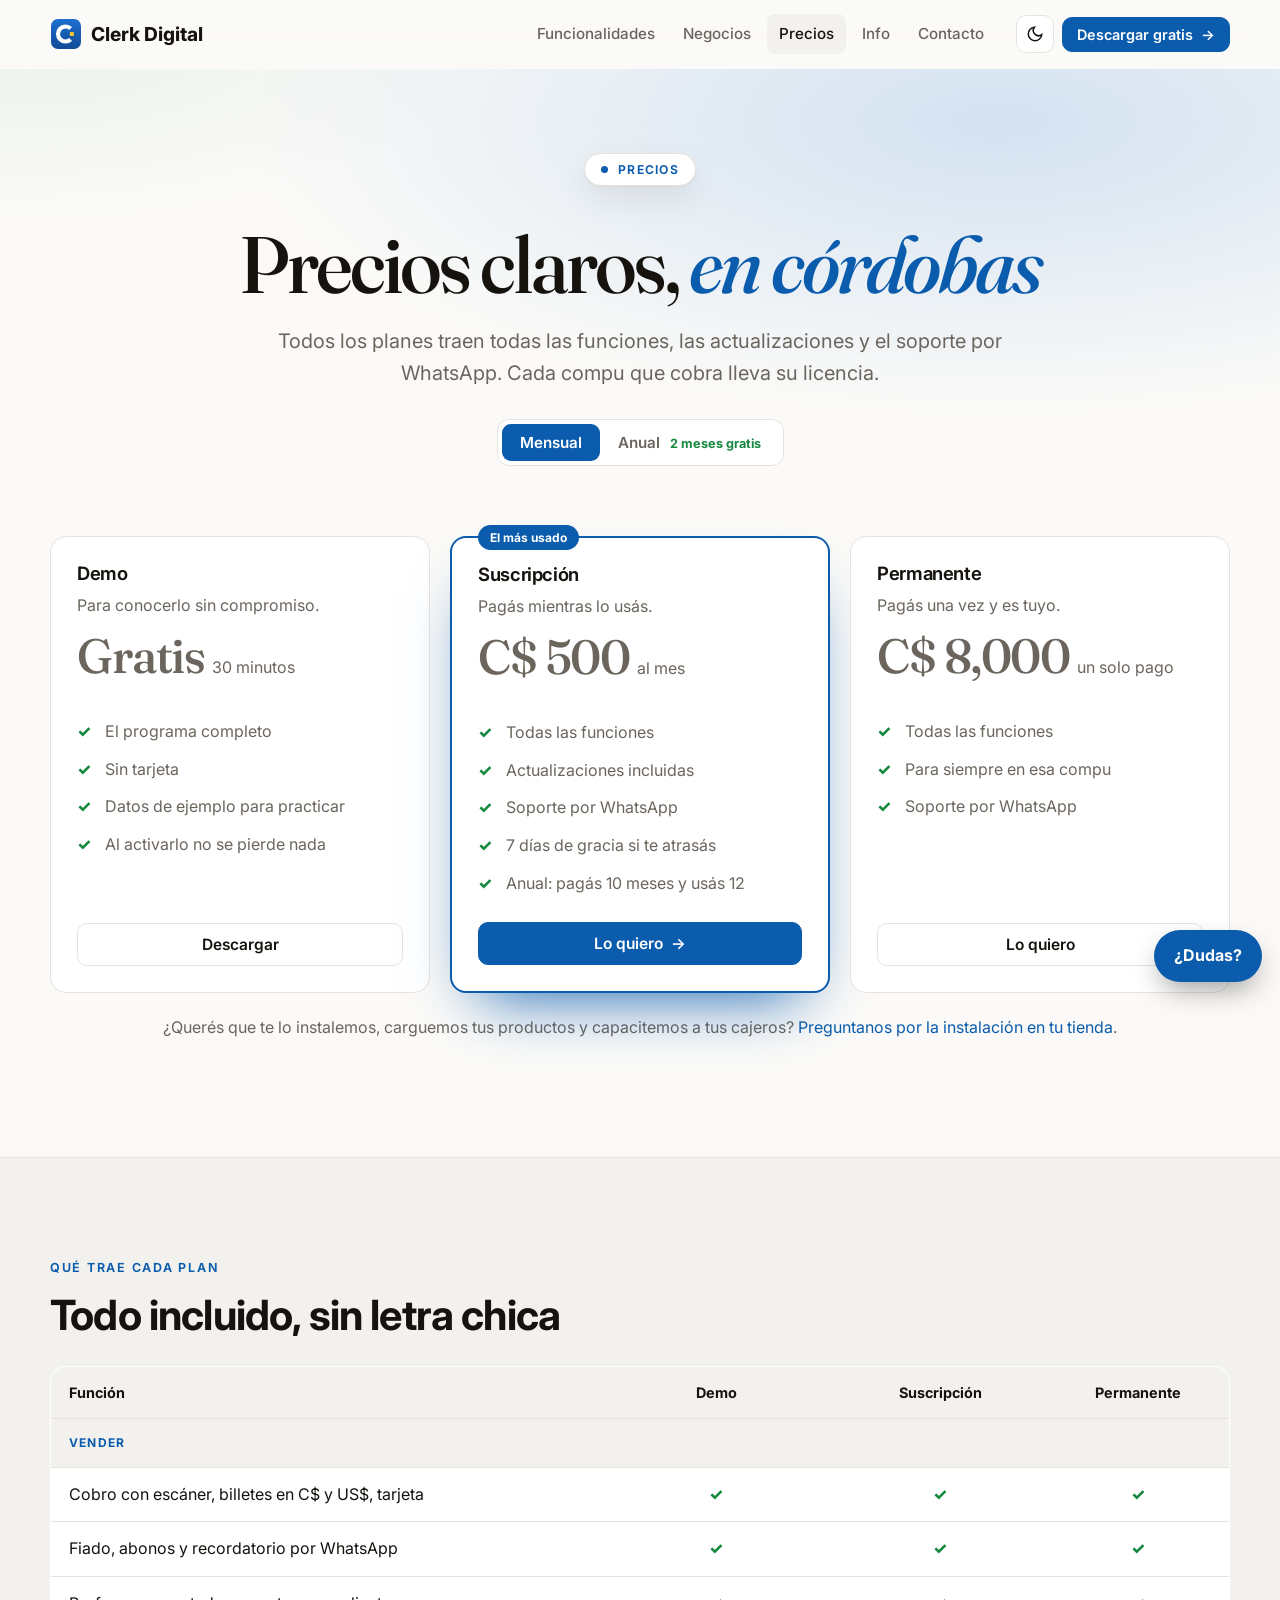
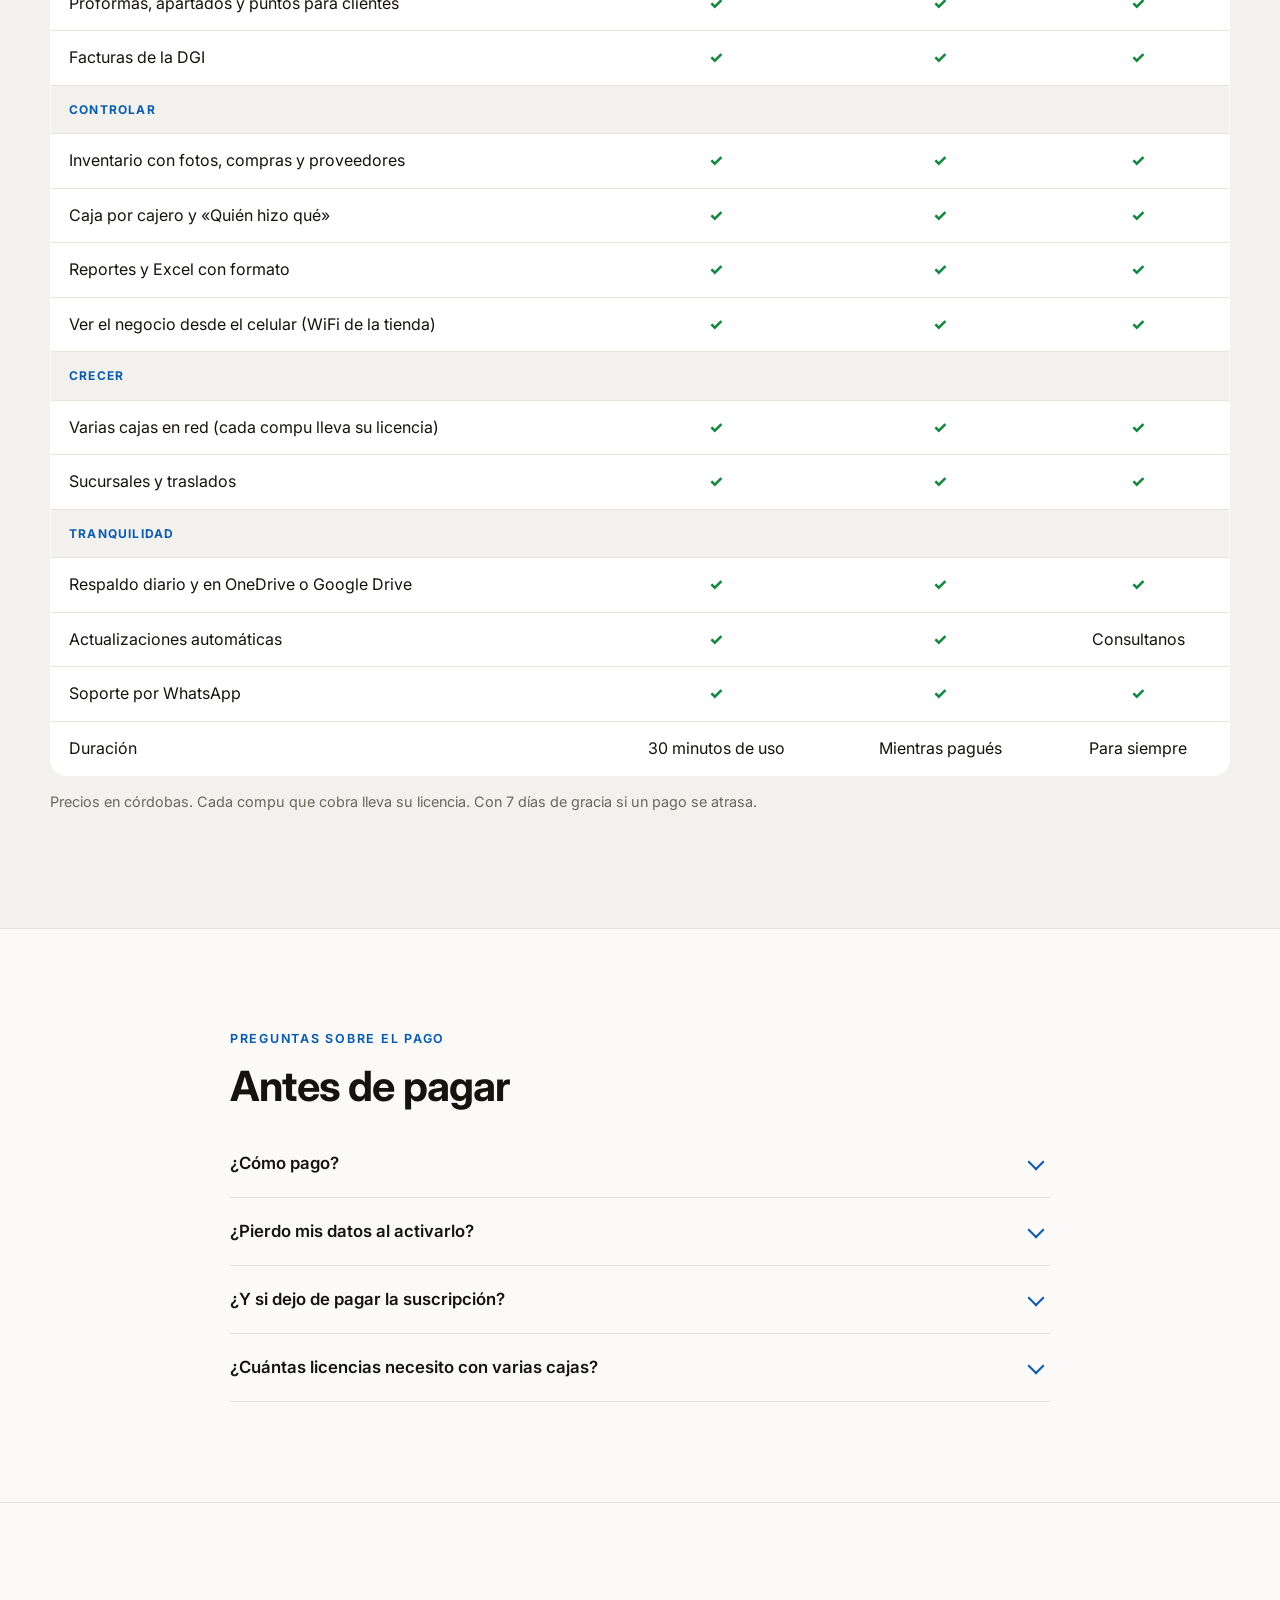
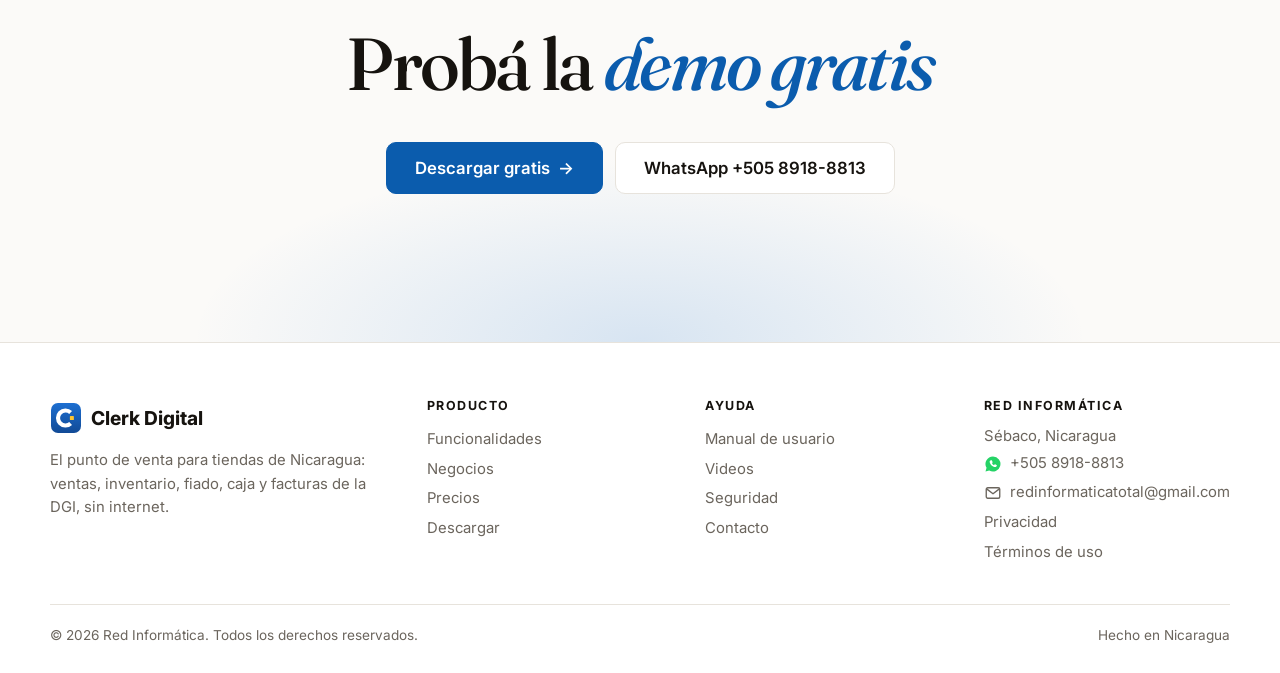
<file: precios/index.html>
<!doctype html>
<html lang="es-NI">
<head>
<meta charset="utf-8">
<meta name="viewport" content="width=device-width, initial-scale=1">
<title>Precios · Clerk Digital</title>
<meta name="description" content="Mensual C$ 500, anual C$ 5,000 o permanente C$ 8,000. Todas las funciones, actualizaciones y soporte por WhatsApp. Demo gratis de 30 minutos.">
<meta name="theme-color" content="#0b5cad">
<meta property="og:type" content="website">
<meta property="og:title" content="Precios · Clerk Digital">
<meta property="og:description" content="Mensual C$ 500, anual C$ 5,000 o permanente C$ 8,000. Todas las funciones, actualizaciones y soporte por WhatsApp. Demo gratis de 30 minutos.">
<meta property="og:image" content="../img/cobrar.png">
<meta property="og:locale" content="es_NI">
<link rel="icon" type="image/png" href="../img/icono.png">
<link rel="preconnect" href="https://fonts.googleapis.com">
<link rel="preconnect" href="https://fonts.gstatic.com" crossorigin>
<link rel="stylesheet" href="https://fonts.googleapis.com/css2?family=Fraunces:ital,opsz,wght@0,9..144,500;1,9..144,500&family=Inter:wght@400;500;600;700;800&display=swap">
<link rel="stylesheet" href="../estilos.css?v=46f89e4a">
<script>try { const t = localStorage.getItem('tema'); if (t) document.documentElement.dataset.tema = t; } catch {}</script>
</head>
<body>
<a class="saltar" href="#contenido">Ir al contenido</a>
<div class="progreso" aria-hidden="true"></div>
<header class="barra">
  <div class="contenedor barra-in">
    <a class="marca" href="../" aria-label="Clerk Digital, inicio"><img src="../img/logo.svg" alt="" width="32" height="32">Clerk Digital</a>
    <nav class="menu" aria-label="Principal">
      <a href="../funciones/">Funcionalidades</a>
      <a href="../negocios/">Negocios</a>
      <a href="../precios/" aria-current="page">Precios</a>
      <a href="../info/">Info</a>
      <a href="../contacto/">Contacto</a>
    </nav>
    <div class="acciones-barra">
      <button class="icono-boton" type="button" data-cambiar-tema aria-label="Cambiar entre modo claro y oscuro"><svg viewBox="0 0 24 24" fill="none" stroke="currentColor" stroke-width="2" stroke-linecap="round"><path d="M21 12.8A9 9 0 1 1 11.2 3a7 7 0 0 0 9.8 9.8z"/></svg></button>
      <a class="boton boton-chico" href="../info/descargas/">Descargar gratis <span class="flecha">→</span></a>
      <button class="icono-boton solo-celular" type="button" data-menu aria-label="Abrir el menú" aria-expanded="false"><svg viewBox="0 0 24 24" fill="none" stroke="currentColor" stroke-width="2" stroke-linecap="round"><path d="M4 7h16M4 12h16M4 17h16"/></svg></button>
    </div>
  </div>
</header>
<nav class="menu-celular" aria-label="Menú">
  <a href="../funciones/">Funcionalidades</a><a href="../negocios/">Negocios</a><a href="../precios/">Precios</a>
  <a href="../info/">Info y videos</a><a href="../contacto/">Contacto</a><a class="boton" href="../info/descargas/">Descargar gratis</a>
</nav>

<main id="contenido">
<section class="portada" style="padding-bottom:30px">
  <div class="contenedor centro">
    <p class="pastilla aparece"><i></i>Precios</p>
    <h1 data-letras style="font-size:clamp(2.6rem,6.5vw,5rem)">Precios claros, <em>en córdobas</em></h1>
    <p class="bajada aparece" style="--retraso:.35s">Todos los planes traen todas las funciones, las actualizaciones y el soporte por WhatsApp. Cada compu que cobra lleva su licencia.</p>
    <div class="selector aparece" role="group" aria-label="Forma de pago" style="--retraso:.5s"><button type="button" data-periodo="mes" aria-pressed="true">Mensual</button><button type="button" data-periodo="anio" aria-pressed="false">Anual <small>2 meses gratis</small></button></div>
  </div>
</section>

<section class="seccion" style="padding-top:10px">
  <div class="contenedor">
    <div class="planes" data-escalonar>
      <article class="tarjeta plan"><h3>Demo</h3><p class="suave">Para conocerlo sin compromiso.</p><p class="precio"><b>Gratis</b><span>30 minutos</span></p>
        <ul class="checks"><li>El programa completo</li><li>Sin tarjeta</li><li>Datos de ejemplo para practicar</li><li>Al activarlo no se pierde nada</li></ul>
        <a class="boton boton-claro" href="../info/descargas/">Descargar</a></article>
      <article class="tarjeta plan destacada"><span class="sello">El más usado</span><h3>Suscripción</h3><p class="suave">Pagás mientras lo usás.</p>
        <p class="precio"><b data-precio-mes="C$ 500" data-precio-anio="C$ 5,000">C$ 500</b><span data-unidad-mes="al mes" data-unidad-anio="al año">al mes</span></p>
        <ul class="checks"><li>Todas las funciones</li><li>Actualizaciones incluidas</li><li>Soporte por WhatsApp</li><li>7 días de gracia si te atrasás</li><li>Anual: pagás 10 meses y usás 12</li></ul>
        <a class="boton" href="https://wa.me/50589188813?text=Hola%2C%20quiero%20la%20suscripci%C3%B3n%20de%20Clerk%20Digital" rel="noopener" target="_blank">Lo quiero <span class="flecha">→</span></a></article>
      <article class="tarjeta plan"><h3>Permanente</h3><p class="suave">Pagás una vez y es tuyo.</p><p class="precio"><b>C$ 8,000</b><span>un solo pago</span></p>
        <ul class="checks"><li>Todas las funciones</li><li>Para siempre en esa compu</li><li>Soporte por WhatsApp</li></ul>
        <a class="boton boton-claro" href="https://wa.me/50589188813?text=Hola%2C%20quiero%20la%20licencia%20permanente%20de%20Clerk%20Digital" rel="noopener" target="_blank">Lo quiero</a></article>
    </div>
    <p class="centro suave aparece" style="margin-top:22px">¿Querés que te lo instalemos, carguemos tus productos y capacitemos a tus cajeros? <a href="../contacto/">Preguntanos por la instalación en tu tienda</a>.</p>
  </div>
</section>

<section class="seccion tinte borde">
  <div class="contenedor">
    <p class="ceja aparece">Qué trae cada plan</p>
    <h2 class="aparece">Todo incluido, sin letra chica</h2>
    <div class="envoltura-tabla aparece" style="margin-top:28px"><table class="tabla">
      <thead><tr><th>Función</th><th>Demo</th><th>Suscripción</th><th>Permanente</th></tr></thead>
      <tbody>
        <tr class="grupo"><td colspan="4">Vender</td></tr>
        <tr><td>Cobro con escáner, billetes en C$ y US$, tarjeta</td><td class="si">✓</td><td class="si">✓</td><td class="si">✓</td></tr>
        <tr><td>Fiado, abonos y recordatorio por WhatsApp</td><td class="si">✓</td><td class="si">✓</td><td class="si">✓</td></tr>
        <tr><td>Proformas, apartados y puntos para clientes</td><td class="si">✓</td><td class="si">✓</td><td class="si">✓</td></tr>
        <tr><td>Facturas de la DGI</td><td class="si">✓</td><td class="si">✓</td><td class="si">✓</td></tr>
        <tr class="grupo"><td colspan="4">Controlar</td></tr>
        <tr><td>Inventario con fotos, compras y proveedores</td><td class="si">✓</td><td class="si">✓</td><td class="si">✓</td></tr>
        <tr><td>Caja por cajero y «Quién hizo qué»</td><td class="si">✓</td><td class="si">✓</td><td class="si">✓</td></tr>
        <tr><td>Reportes y Excel con formato</td><td class="si">✓</td><td class="si">✓</td><td class="si">✓</td></tr>
        <tr><td>Ver el negocio desde el celular (WiFi de la tienda)</td><td class="si">✓</td><td class="si">✓</td><td class="si">✓</td></tr>
        <tr class="grupo"><td colspan="4">Crecer</td></tr>
        <tr><td>Varias cajas en red (cada compu lleva su licencia)</td><td class="si">✓</td><td class="si">✓</td><td class="si">✓</td></tr>
        <tr><td>Sucursales y traslados</td><td class="si">✓</td><td class="si">✓</td><td class="si">✓</td></tr>
        <tr class="grupo"><td colspan="4">Tranquilidad</td></tr>
        <tr><td>Respaldo diario y en OneDrive o Google Drive</td><td class="si">✓</td><td class="si">✓</td><td class="si">✓</td></tr>
        <tr><td>Actualizaciones automáticas</td><td class="si">✓</td><td class="si">✓</td><td>Consultanos</td></tr>
        <tr><td>Soporte por WhatsApp</td><td class="si">✓</td><td class="si">✓</td><td class="si">✓</td></tr>
        <tr><td>Duración</td><td>30 minutos de uso</td><td>Mientras pagués</td><td>Para siempre</td></tr>
      </tbody></table></div>
    <p class="suave aparece" style="font-size:.9rem;margin-top:14px">Precios en córdobas. Cada compu que cobra lleva su licencia. Con 7 días de gracia si un pago se atrasa.</p>
  </div>
</section>

<section class="seccion borde">
  <div class="angosto">
    <p class="ceja aparece">Preguntas sobre el pago</p>
    <h2 class="aparece">Antes de pagar</h2>
    <details class="pregunta"><summary>¿Cómo pago?</summary><div class="respuesta"><p>Escribinos por WhatsApp y te explicamos cómo pagar. Con el pago te mandamos la clave de activación.</p></div></details>
    <details class="pregunta"><summary>¿Pierdo mis datos al activarlo?</summary><div class="respuesta"><p>No. La demo y la versión pagada son el mismo programa: escribís la clave y seguís con todo lo que ya tenías.</p></div></details>
    <details class="pregunta"><summary>¿Y si dejo de pagar la suscripción?</summary><div class="respuesta"><p>Tenés 7 días de gracia. Después el programa pide la clave para seguir cobrando, pero tus datos se quedan en tu compu.</p></div></details>
    <details class="pregunta"><summary>¿Cuántas licencias necesito con varias cajas?</summary><div class="respuesta"><p>Una por cada compu que cobra. La principal y cada caja llevan la suya.</p></div></details>
  </div>
</section>

<section class="final">
  <div class="contenedor">
    <h2 class="grande aparece">Probá la <em>demo gratis</em></h2>
    <div class="acciones centro aparece"><a class="boton boton-grande" href="../info/descargas/">Descargar gratis <span class="flecha">→</span></a><a class="boton boton-claro boton-grande" href="https://wa.me/50589188813" rel="noopener" target="_blank">WhatsApp +505 8918-8813</a></div>
  </div>
</section>

</main>

<footer class="pie">
  <div class="contenedor">
    <div class="pie-in">
      <div>
        <a class="marca" href="../"><img src="../img/logo.svg" alt="" width="32" height="32">Clerk Digital</a>
        <p style="margin-top:12px">El punto de venta para tiendas de Nicaragua: ventas, inventario, fiado, caja y facturas de la DGI, sin internet.</p>
      </div>
      <div><h4>Producto</h4><a href="../funciones/">Funcionalidades</a><a href="../negocios/">Negocios</a><a href="../precios/">Precios</a><a href="../info/descargas/">Descargar</a></div>
      <div><h4>Ayuda</h4><a href="../info/manual/">Manual de usuario</a><a href="../info/videos/">Videos</a><a href="../info/seguridad/">Seguridad</a><a href="../contacto/">Contacto</a></div>
      <div><h4>Red Informática</h4><span>Sébaco, Nicaragua</span><a class="con-icono" href="https://wa.me/50589188813" rel="noopener" target="_blank"><svg class="ico" viewBox="0 0 24 24" width="18" height="18" aria-hidden="true"><path d="M12 2a10 10 0 0 0-8.6 15.1L2 22l5-1.3A10 10 0 1 0 12 2z" fill="#25D366"/><path d="M8.6 7.3c.2-.4.5-.4.8-.4h.6c.2 0 .4 0 .6.5l.8 1.9c.1.2.1.4 0 .6l-.5.7c-.1.2-.2.3 0 .6.5.9 1.2 1.6 2.1 2.1.3.2.4.1.6-.1l.7-.8c.2-.2.4-.2.6-.1l1.8.9c.3.1.4.2.4.4 0 .5-.1 1.2-.6 1.6-.5.5-1.3.8-2 .7-1.2-.1-3.2-.9-4.7-2.4S7.6 10.3 7.5 9.1c0-.7.4-1.4 1.1-1.8z" fill="#fff"/></svg>+505 8918-8813</a><a class="con-icono" href="mailto:redinformaticatotal@gmail.com"><svg class="ico" viewBox="0 0 24 24" width="18" height="18" fill="none" stroke="currentColor" stroke-width="1.8" stroke-linecap="round" stroke-linejoin="round" aria-hidden="true"><rect x="3" y="5" width="18" height="14" rx="2"/><path d="m3.5 6.5 8.5 6.5 8.5-6.5"/></svg>redinformaticatotal@gmail.com</a><a href="../legal/privacidad/">Privacidad</a><a href="../legal/terminos/">Términos de uso</a></div>
    </div>
    <div class="derechos"><span>© 2026 Red Informática. Todos los derechos reservados.</span><span>Hecho en Nicaragua</span></div>
  </div>
</footer>
<a class="dudas" href="../contacto/">¿Dudas?</a>
<script src="../sitio.js?v=2168765a" defer></script>
</body>
</html>
</file>
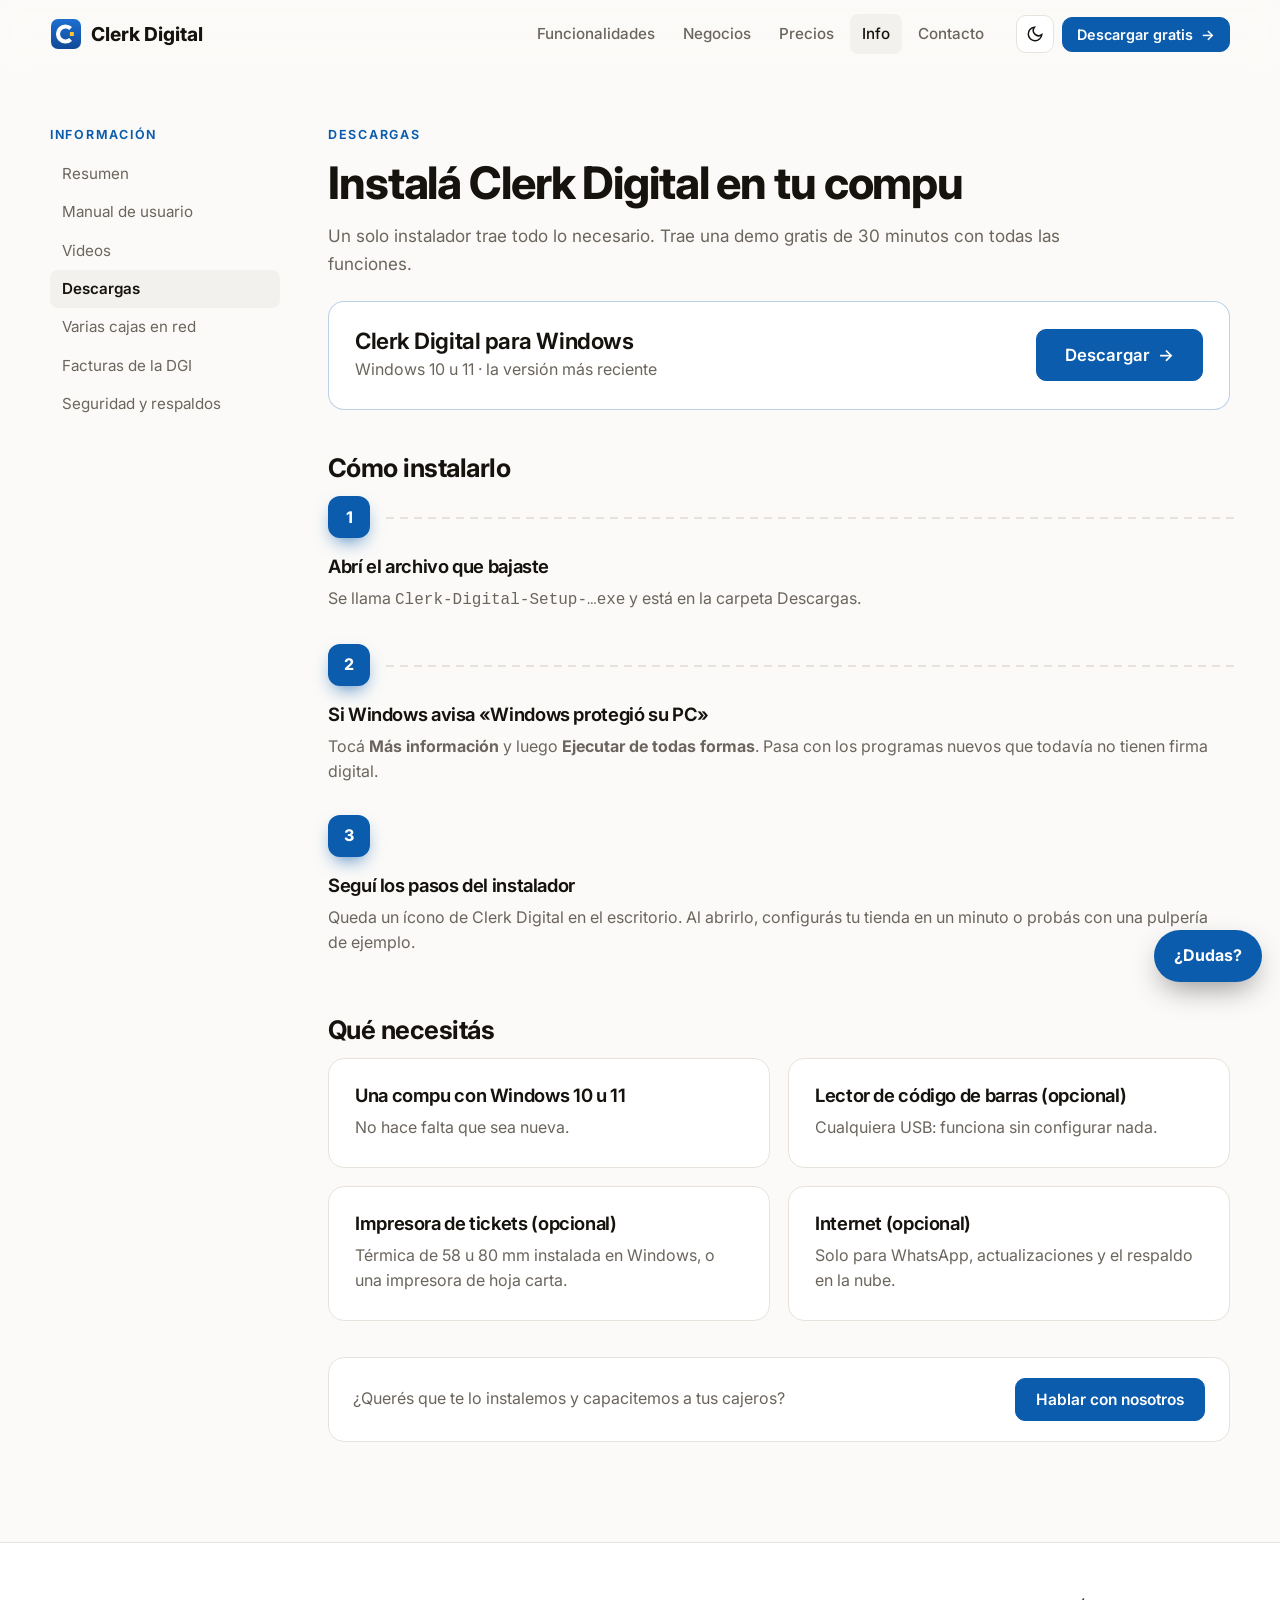
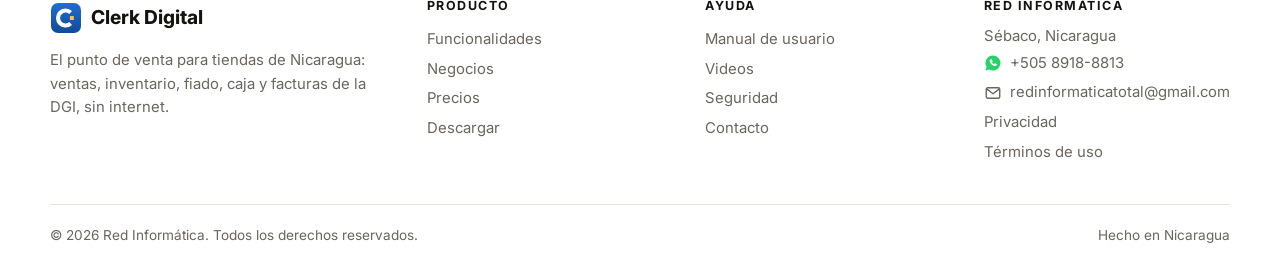
<file: info/descargas/index.html>
<!doctype html>
<html lang="es-NI">
<head>
<meta charset="utf-8">
<meta name="viewport" content="width=device-width, initial-scale=1">
<title>Descargar Clerk Digital para Windows</title>
<meta name="description" content="Descargá el instalador de Clerk Digital para Windows 10 y 11. Demo gratis de 30 minutos, sin tarjeta.">
<meta name="theme-color" content="#0b5cad">
<meta property="og:type" content="website">
<meta property="og:title" content="Descargar Clerk Digital para Windows">
<meta property="og:description" content="Descargá el instalador de Clerk Digital para Windows 10 y 11. Demo gratis de 30 minutos, sin tarjeta.">
<meta property="og:image" content="../../img/cobrar.png">
<meta property="og:locale" content="es_NI">
<link rel="icon" type="image/png" href="../../img/icono.png">
<link rel="preconnect" href="https://fonts.googleapis.com">
<link rel="preconnect" href="https://fonts.gstatic.com" crossorigin>
<link rel="stylesheet" href="https://fonts.googleapis.com/css2?family=Fraunces:ital,opsz,wght@0,9..144,500;1,9..144,500&family=Inter:wght@400;500;600;700;800&display=swap">
<link rel="stylesheet" href="../../estilos.css?v=46f89e4a">
<script>try { const t = localStorage.getItem('tema'); if (t) document.documentElement.dataset.tema = t; } catch {}</script>
</head>
<body>
<a class="saltar" href="#contenido">Ir al contenido</a>
<div class="progreso" aria-hidden="true"></div>
<header class="barra">
  <div class="contenedor barra-in">
    <a class="marca" href="../../" aria-label="Clerk Digital, inicio"><img src="../../img/logo.svg" alt="" width="32" height="32">Clerk Digital</a>
    <nav class="menu" aria-label="Principal">
      <a href="../../funciones/">Funcionalidades</a>
      <a href="../../negocios/">Negocios</a>
      <a href="../../precios/">Precios</a>
      <a href="../../info/" aria-current="page">Info</a>
      <a href="../../contacto/">Contacto</a>
    </nav>
    <div class="acciones-barra">
      <button class="icono-boton" type="button" data-cambiar-tema aria-label="Cambiar entre modo claro y oscuro"><svg viewBox="0 0 24 24" fill="none" stroke="currentColor" stroke-width="2" stroke-linecap="round"><path d="M21 12.8A9 9 0 1 1 11.2 3a7 7 0 0 0 9.8 9.8z"/></svg></button>
      <a class="boton boton-chico" href="../../info/descargas/">Descargar gratis <span class="flecha">→</span></a>
      <button class="icono-boton solo-celular" type="button" data-menu aria-label="Abrir el menú" aria-expanded="false"><svg viewBox="0 0 24 24" fill="none" stroke="currentColor" stroke-width="2" stroke-linecap="round"><path d="M4 7h16M4 12h16M4 17h16"/></svg></button>
    </div>
  </div>
</header>
<nav class="menu-celular" aria-label="Menú">
  <a href="../../funciones/">Funcionalidades</a><a href="../../negocios/">Negocios</a><a href="../../precios/">Precios</a>
  <a href="../../info/">Info y videos</a><a href="../../contacto/">Contacto</a><a class="boton" href="../../info/descargas/">Descargar gratis</a>
</nav>

<main id="contenido">
<div class="contenedor info"><nav aria-label="Información"><p class="ceja">Información</p><a href="../../info/">Resumen</a><a href="../../info/manual/">Manual de usuario</a><a href="../../info/videos/">Videos</a><a href="../../info/descargas/" aria-current="page">Descargas</a><a href="../../info/varias-cajas/">Varias cajas en red</a><a href="../../info/dgi/">Facturas de la DGI</a><a href="../../info/seguridad/">Seguridad y respaldos</a></nav>
<div>
  <p class="ceja aparece">Descargas</p>
  <h1 class="aparece">Instalá Clerk Digital en tu compu</h1>
  <p class="intro aparece">Un solo instalador trae todo lo necesario. Trae una demo gratis de 30 minutos con todas las funciones.</p>
  <div class="tarjeta aparece" style="margin-top:24px;display:flex;flex-wrap:wrap;gap:20px;align-items:center;justify-content:space-between;border-color:var(--acento-borde)">
    <div><h3 style="font-size:1.4rem;margin-bottom:4px">Clerk Digital para Windows</h3><p data-descarga-info>Windows 10 u 11 · la versión más reciente</p></div>
    <a class="boton boton-grande" data-descarga href="https://github.com/hanzelcruz70-cyber/vuelto-releases/releases/latest">Descargar <span class="flecha">→</span></a>
  </div>
  <h2 class="aparece" style="font-size:1.6rem;margin-top:44px">Cómo instalarlo</h2>
  <ol class="pasos" data-escalonar style="grid-template-columns:1fr;gap:14px;margin-top:14px">
    <li><h3>Abrí el archivo que bajaste</h3><p>Se llama <code>Clerk-Digital-Setup-…exe</code> y está en la carpeta Descargas.</p></li>
    <li><h3>Si Windows avisa «Windows protegió su PC»</h3><p>Tocá <b>Más información</b> y luego <b>Ejecutar de todas formas</b>. Pasa con los programas nuevos que todavía no tienen firma digital.</p></li>
    <li><h3>Seguí los pasos del instalador</h3><p>Queda un ícono de Clerk Digital en el escritorio. Al abrirlo, configurás tu tienda en un minuto o probás con una pulpería de ejemplo.</p></li>
  </ol>
  <h2 class="aparece" style="font-size:1.6rem;margin-top:44px">Qué necesitás</h2>
  <div class="rejilla dos" data-escalonar style="margin-top:14px">
    <div class="tarjeta"><h3>Una compu con Windows 10 u 11</h3><p>No hace falta que sea nueva.</p></div>
    <div class="tarjeta"><h3>Lector de código de barras (opcional)</h3><p>Cualquiera USB: funciona sin configurar nada.</p></div>
    <div class="tarjeta"><h3>Impresora de tickets (opcional)</h3><p>Térmica de 58 u 80 mm instalada en Windows, o una impresora de hoja carta.</p></div>
    <div class="tarjeta"><h3>Internet (opcional)</h3><p>Solo para WhatsApp, actualizaciones y el respaldo en la nube.</p></div>
  </div>
  <div class="franja aparece" style="margin-top:36px"><p>¿Querés que te lo instalemos y capacitemos a tus cajeros?</p><a class="boton" href="../../contacto/">Hablar con nosotros</a></div>
</div>
</div>

</main>

<footer class="pie">
  <div class="contenedor">
    <div class="pie-in">
      <div>
        <a class="marca" href="../../"><img src="../../img/logo.svg" alt="" width="32" height="32">Clerk Digital</a>
        <p style="margin-top:12px">El punto de venta para tiendas de Nicaragua: ventas, inventario, fiado, caja y facturas de la DGI, sin internet.</p>
      </div>
      <div><h4>Producto</h4><a href="../../funciones/">Funcionalidades</a><a href="../../negocios/">Negocios</a><a href="../../precios/">Precios</a><a href="../../info/descargas/">Descargar</a></div>
      <div><h4>Ayuda</h4><a href="../../info/manual/">Manual de usuario</a><a href="../../info/videos/">Videos</a><a href="../../info/seguridad/">Seguridad</a><a href="../../contacto/">Contacto</a></div>
      <div><h4>Red Informática</h4><span>Sébaco, Nicaragua</span><a class="con-icono" href="https://wa.me/50589188813" rel="noopener" target="_blank"><svg class="ico" viewBox="0 0 24 24" width="18" height="18" aria-hidden="true"><path d="M12 2a10 10 0 0 0-8.6 15.1L2 22l5-1.3A10 10 0 1 0 12 2z" fill="#25D366"/><path d="M8.6 7.3c.2-.4.5-.4.8-.4h.6c.2 0 .4 0 .6.5l.8 1.9c.1.2.1.4 0 .6l-.5.7c-.1.2-.2.3 0 .6.5.9 1.2 1.6 2.1 2.1.3.2.4.1.6-.1l.7-.8c.2-.2.4-.2.6-.1l1.8.9c.3.1.4.2.4.4 0 .5-.1 1.2-.6 1.6-.5.5-1.3.8-2 .7-1.2-.1-3.2-.9-4.7-2.4S7.6 10.3 7.5 9.1c0-.7.4-1.4 1.1-1.8z" fill="#fff"/></svg>+505 8918-8813</a><a class="con-icono" href="mailto:redinformaticatotal@gmail.com"><svg class="ico" viewBox="0 0 24 24" width="18" height="18" fill="none" stroke="currentColor" stroke-width="1.8" stroke-linecap="round" stroke-linejoin="round" aria-hidden="true"><rect x="3" y="5" width="18" height="14" rx="2"/><path d="m3.5 6.5 8.5 6.5 8.5-6.5"/></svg>redinformaticatotal@gmail.com</a><a href="../../legal/privacidad/">Privacidad</a><a href="../../legal/terminos/">Términos de uso</a></div>
    </div>
    <div class="derechos"><span>© 2026 Red Informática. Todos los derechos reservados.</span><span>Hecho en Nicaragua</span></div>
  </div>
</footer>
<a class="dudas" href="../../contacto/">¿Dudas?</a>
<script src="../../sitio.js?v=2168765a" defer></script>
</body>
</html>
</file>
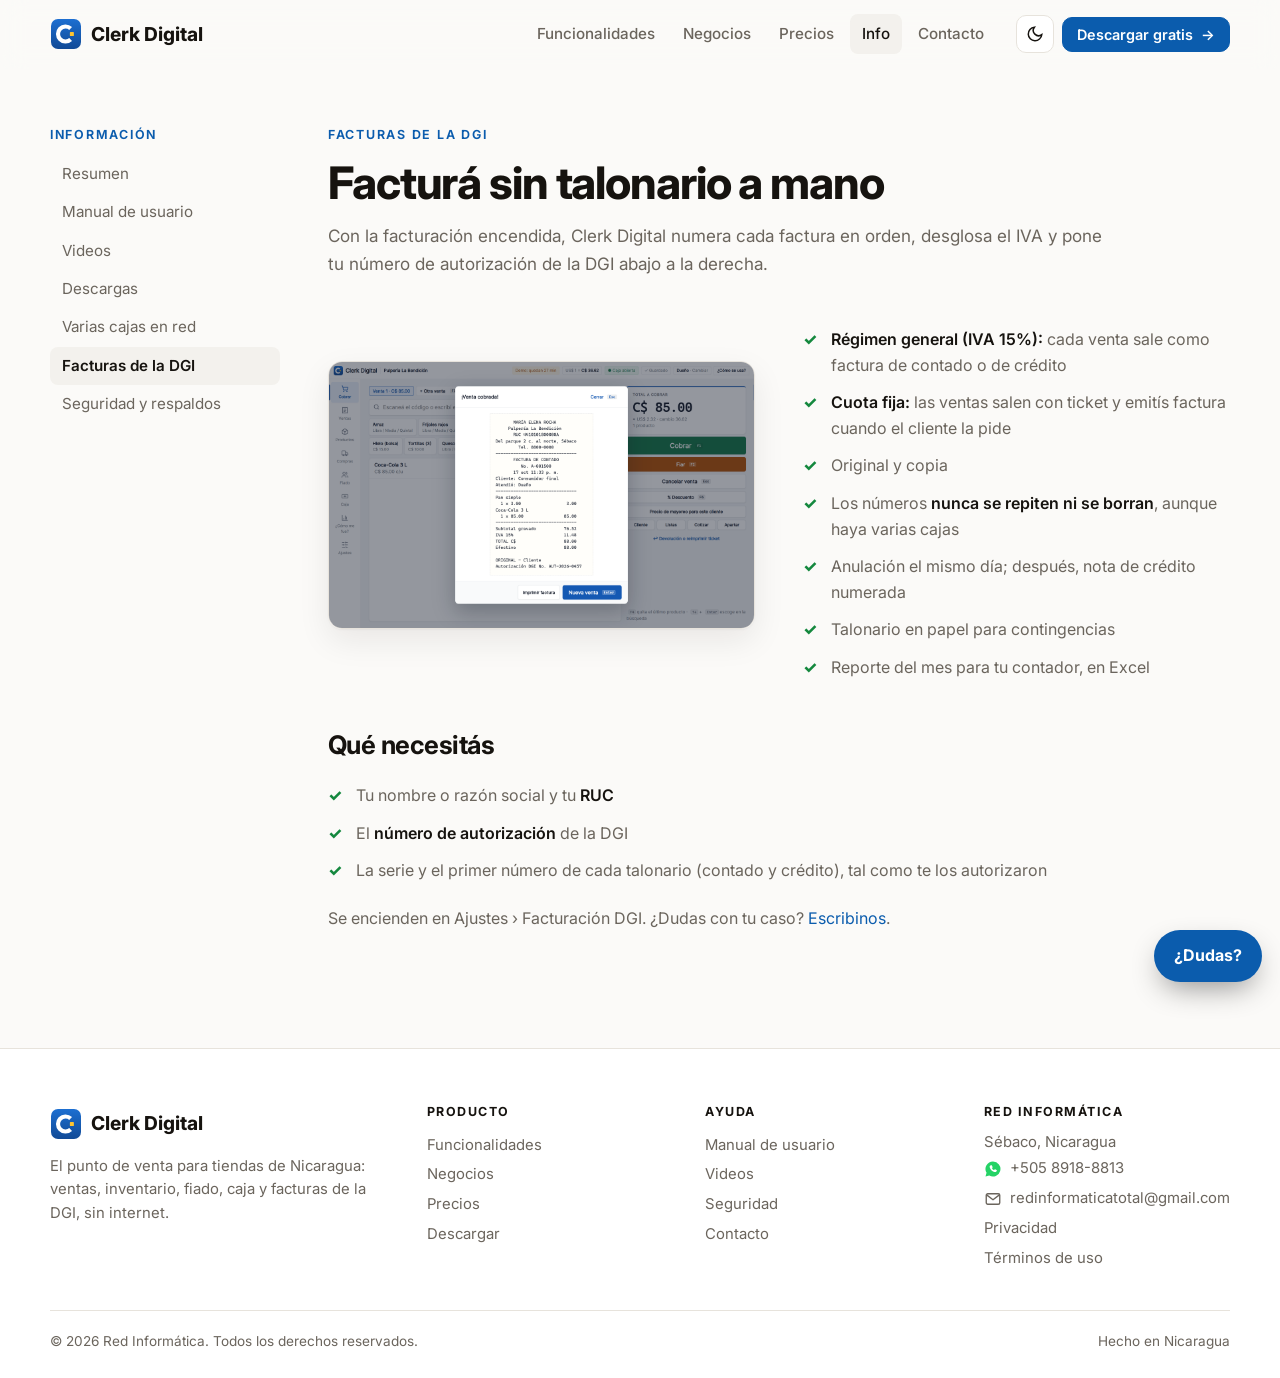
<file: info/dgi/index.html>
<!doctype html>
<html lang="es-NI">
<head>
<meta charset="utf-8">
<meta name="viewport" content="width=device-width, initial-scale=1">
<title>Facturas de la DGI · Clerk Digital</title>
<meta name="description" content="Facturación con numeración consecutiva, IVA desglosado, original y copia, anulación y notas de crédito, para cuota fija o régimen general.">
<meta name="theme-color" content="#0b5cad">
<meta property="og:type" content="website">
<meta property="og:title" content="Facturas de la DGI · Clerk Digital">
<meta property="og:description" content="Facturación con numeración consecutiva, IVA desglosado, original y copia, anulación y notas de crédito, para cuota fija o régimen general.">
<meta property="og:image" content="../../img/cobrar.png">
<meta property="og:locale" content="es_NI">
<link rel="icon" type="image/png" href="../../img/icono.png">
<link rel="preconnect" href="https://fonts.googleapis.com">
<link rel="preconnect" href="https://fonts.gstatic.com" crossorigin>
<link rel="stylesheet" href="https://fonts.googleapis.com/css2?family=Fraunces:ital,opsz,wght@0,9..144,500;1,9..144,500&family=Inter:wght@400;500;600;700;800&display=swap">
<link rel="stylesheet" href="../../estilos.css?v=46f89e4a">
<script>try { const t = localStorage.getItem('tema'); if (t) document.documentElement.dataset.tema = t; } catch {}</script>
</head>
<body>
<a class="saltar" href="#contenido">Ir al contenido</a>
<div class="progreso" aria-hidden="true"></div>
<header class="barra">
  <div class="contenedor barra-in">
    <a class="marca" href="../../" aria-label="Clerk Digital, inicio"><img src="../../img/logo.svg" alt="" width="32" height="32">Clerk Digital</a>
    <nav class="menu" aria-label="Principal">
      <a href="../../funciones/">Funcionalidades</a>
      <a href="../../negocios/">Negocios</a>
      <a href="../../precios/">Precios</a>
      <a href="../../info/" aria-current="page">Info</a>
      <a href="../../contacto/">Contacto</a>
    </nav>
    <div class="acciones-barra">
      <button class="icono-boton" type="button" data-cambiar-tema aria-label="Cambiar entre modo claro y oscuro"><svg viewBox="0 0 24 24" fill="none" stroke="currentColor" stroke-width="2" stroke-linecap="round"><path d="M21 12.8A9 9 0 1 1 11.2 3a7 7 0 0 0 9.8 9.8z"/></svg></button>
      <a class="boton boton-chico" href="../../info/descargas/">Descargar gratis <span class="flecha">→</span></a>
      <button class="icono-boton solo-celular" type="button" data-menu aria-label="Abrir el menú" aria-expanded="false"><svg viewBox="0 0 24 24" fill="none" stroke="currentColor" stroke-width="2" stroke-linecap="round"><path d="M4 7h16M4 12h16M4 17h16"/></svg></button>
    </div>
  </div>
</header>
<nav class="menu-celular" aria-label="Menú">
  <a href="../../funciones/">Funcionalidades</a><a href="../../negocios/">Negocios</a><a href="../../precios/">Precios</a>
  <a href="../../info/">Info y videos</a><a href="../../contacto/">Contacto</a><a class="boton" href="../../info/descargas/">Descargar gratis</a>
</nav>

<main id="contenido">
<div class="contenedor info"><nav aria-label="Información"><p class="ceja">Información</p><a href="../../info/">Resumen</a><a href="../../info/manual/">Manual de usuario</a><a href="../../info/videos/">Videos</a><a href="../../info/descargas/">Descargas</a><a href="../../info/varias-cajas/">Varias cajas en red</a><a href="../../info/dgi/" aria-current="page">Facturas de la DGI</a><a href="../../info/seguridad/">Seguridad y respaldos</a></nav>
<div>
  <p class="ceja aparece">Facturas de la DGI</p>
  <h1 class="aparece">Facturá sin talonario a mano</h1>
  <p class="intro aparece">Con la facturación encendida, Clerk Digital numera cada factura en orden, desglosa el IVA y pone tu número de autorización de la DGI abajo a la derecha.</p>
  <div class="dos-columnas aparece" style="margin-top:26px"><div class="marco" style="border-radius:14px;overflow:hidden;border:1px solid var(--borde);box-shadow:var(--sombra)"><img src="../../img/capturas/66-cobrar-factura.png" alt="Factura de contado con IVA" loading="lazy"></div>
    <ul class="checks"><li><b>Régimen general (IVA 15%):</b> cada venta sale como factura de contado o de crédito</li><li><b>Cuota fija:</b> las ventas salen con ticket y emitís factura cuando el cliente la pide</li><li>Original y copia</li><li>Los números <b>nunca se repiten ni se borran</b>, aunque haya varias cajas</li><li>Anulación el mismo día; después, nota de crédito numerada</li><li>Talonario en papel para contingencias</li><li>Reporte del mes para tu contador, en Excel</li></ul></div>
  <h2 class="aparece" style="font-size:1.6rem;margin-top:44px">Qué necesitás</h2>
  <ul class="checks aparece"><li>Tu nombre o razón social y tu <b>RUC</b></li><li>El <b>número de autorización</b> de la DGI</li><li>La serie y el primer número de cada talonario (contado y crédito), tal como te los autorizaron</li></ul>
  <p class="suave aparece" style="margin-top:16px">Se encienden en Ajustes › Facturación DGI. ¿Dudas con tu caso? <a href="../../contacto/">Escribinos</a>.</p>
</div>
</div>

</main>

<footer class="pie">
  <div class="contenedor">
    <div class="pie-in">
      <div>
        <a class="marca" href="../../"><img src="../../img/logo.svg" alt="" width="32" height="32">Clerk Digital</a>
        <p style="margin-top:12px">El punto de venta para tiendas de Nicaragua: ventas, inventario, fiado, caja y facturas de la DGI, sin internet.</p>
      </div>
      <div><h4>Producto</h4><a href="../../funciones/">Funcionalidades</a><a href="../../negocios/">Negocios</a><a href="../../precios/">Precios</a><a href="../../info/descargas/">Descargar</a></div>
      <div><h4>Ayuda</h4><a href="../../info/manual/">Manual de usuario</a><a href="../../info/videos/">Videos</a><a href="../../info/seguridad/">Seguridad</a><a href="../../contacto/">Contacto</a></div>
      <div><h4>Red Informática</h4><span>Sébaco, Nicaragua</span><a class="con-icono" href="https://wa.me/50589188813" rel="noopener" target="_blank"><svg class="ico" viewBox="0 0 24 24" width="18" height="18" aria-hidden="true"><path d="M12 2a10 10 0 0 0-8.6 15.1L2 22l5-1.3A10 10 0 1 0 12 2z" fill="#25D366"/><path d="M8.6 7.3c.2-.4.5-.4.8-.4h.6c.2 0 .4 0 .6.5l.8 1.9c.1.2.1.4 0 .6l-.5.7c-.1.2-.2.3 0 .6.5.9 1.2 1.6 2.1 2.1.3.2.4.1.6-.1l.7-.8c.2-.2.4-.2.6-.1l1.8.9c.3.1.4.2.4.4 0 .5-.1 1.2-.6 1.6-.5.5-1.3.8-2 .7-1.2-.1-3.2-.9-4.7-2.4S7.6 10.3 7.5 9.1c0-.7.4-1.4 1.1-1.8z" fill="#fff"/></svg>+505 8918-8813</a><a class="con-icono" href="mailto:redinformaticatotal@gmail.com"><svg class="ico" viewBox="0 0 24 24" width="18" height="18" fill="none" stroke="currentColor" stroke-width="1.8" stroke-linecap="round" stroke-linejoin="round" aria-hidden="true"><rect x="3" y="5" width="18" height="14" rx="2"/><path d="m3.5 6.5 8.5 6.5 8.5-6.5"/></svg>redinformaticatotal@gmail.com</a><a href="../../legal/privacidad/">Privacidad</a><a href="../../legal/terminos/">Términos de uso</a></div>
    </div>
    <div class="derechos"><span>© 2026 Red Informática. Todos los derechos reservados.</span><span>Hecho en Nicaragua</span></div>
  </div>
</footer>
<a class="dudas" href="../../contacto/">¿Dudas?</a>
<script src="../../sitio.js?v=2168765a" defer></script>
</body>
</html>
</file>
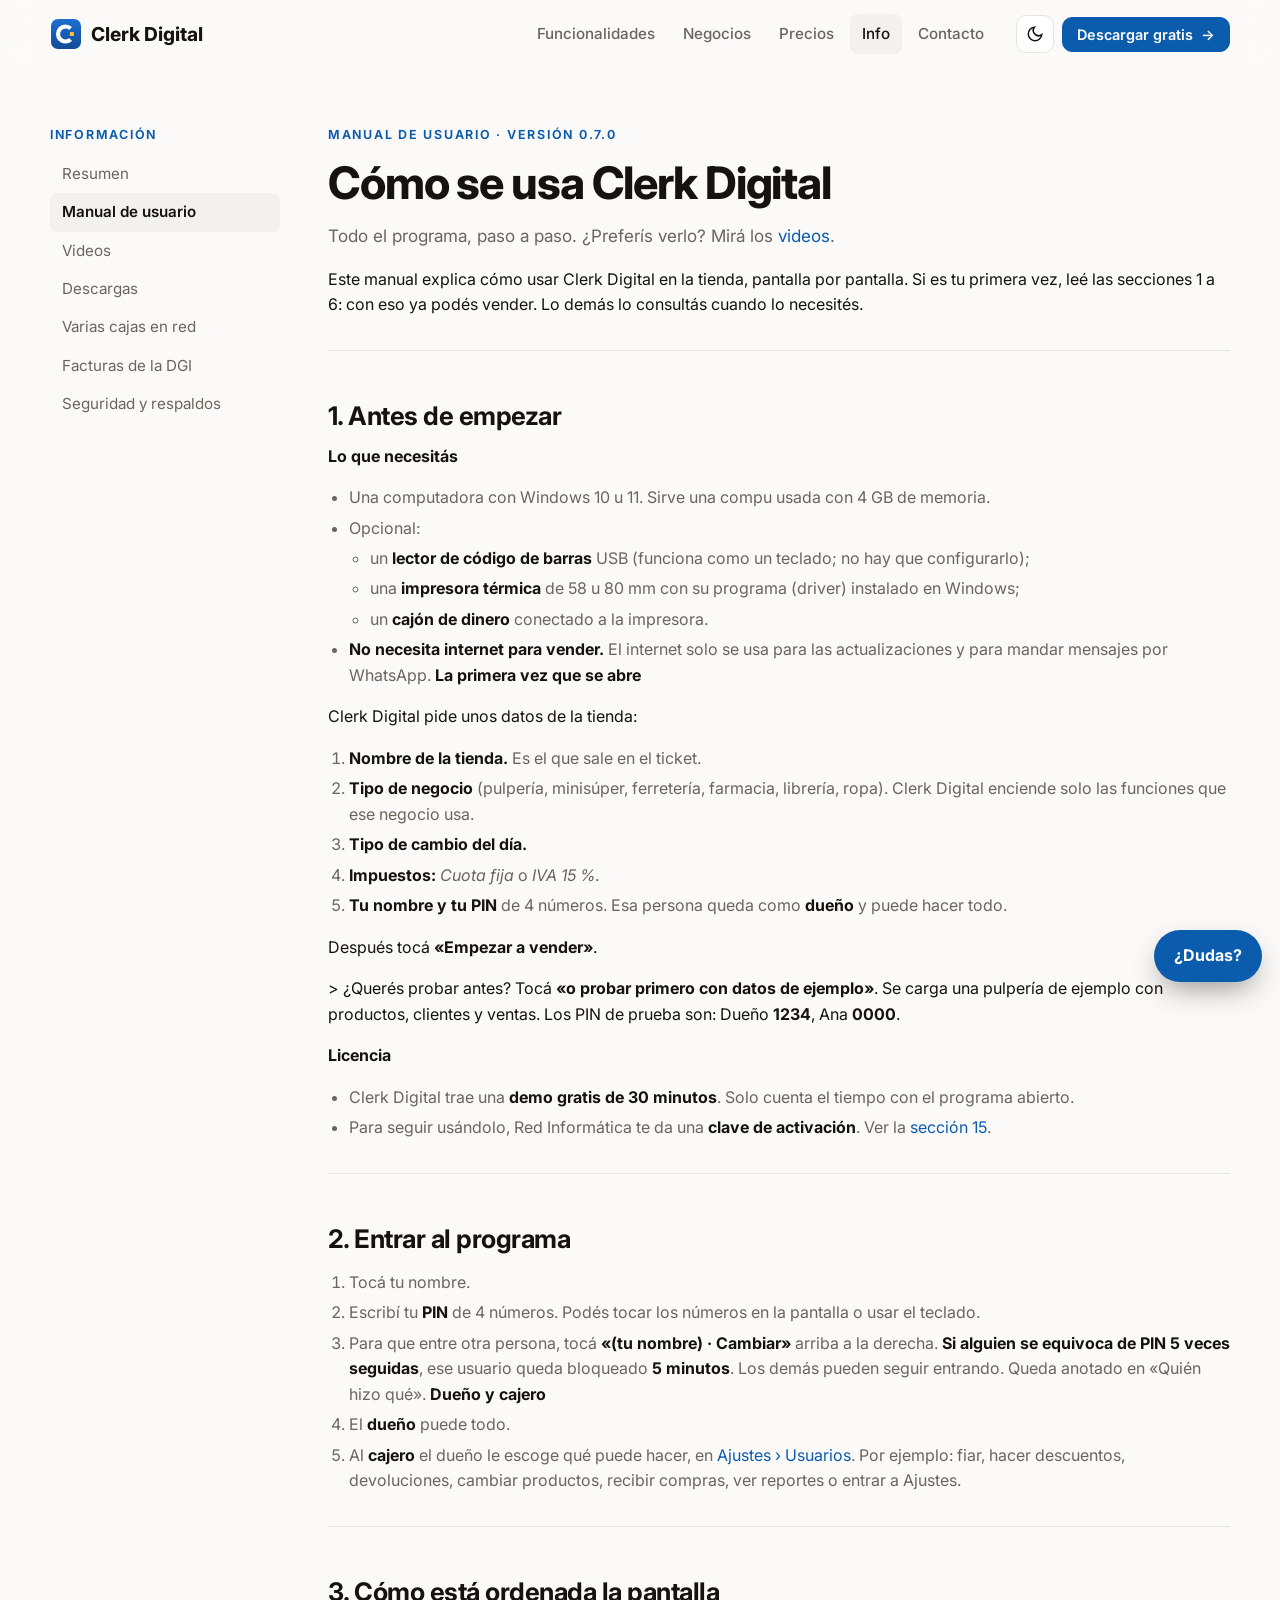
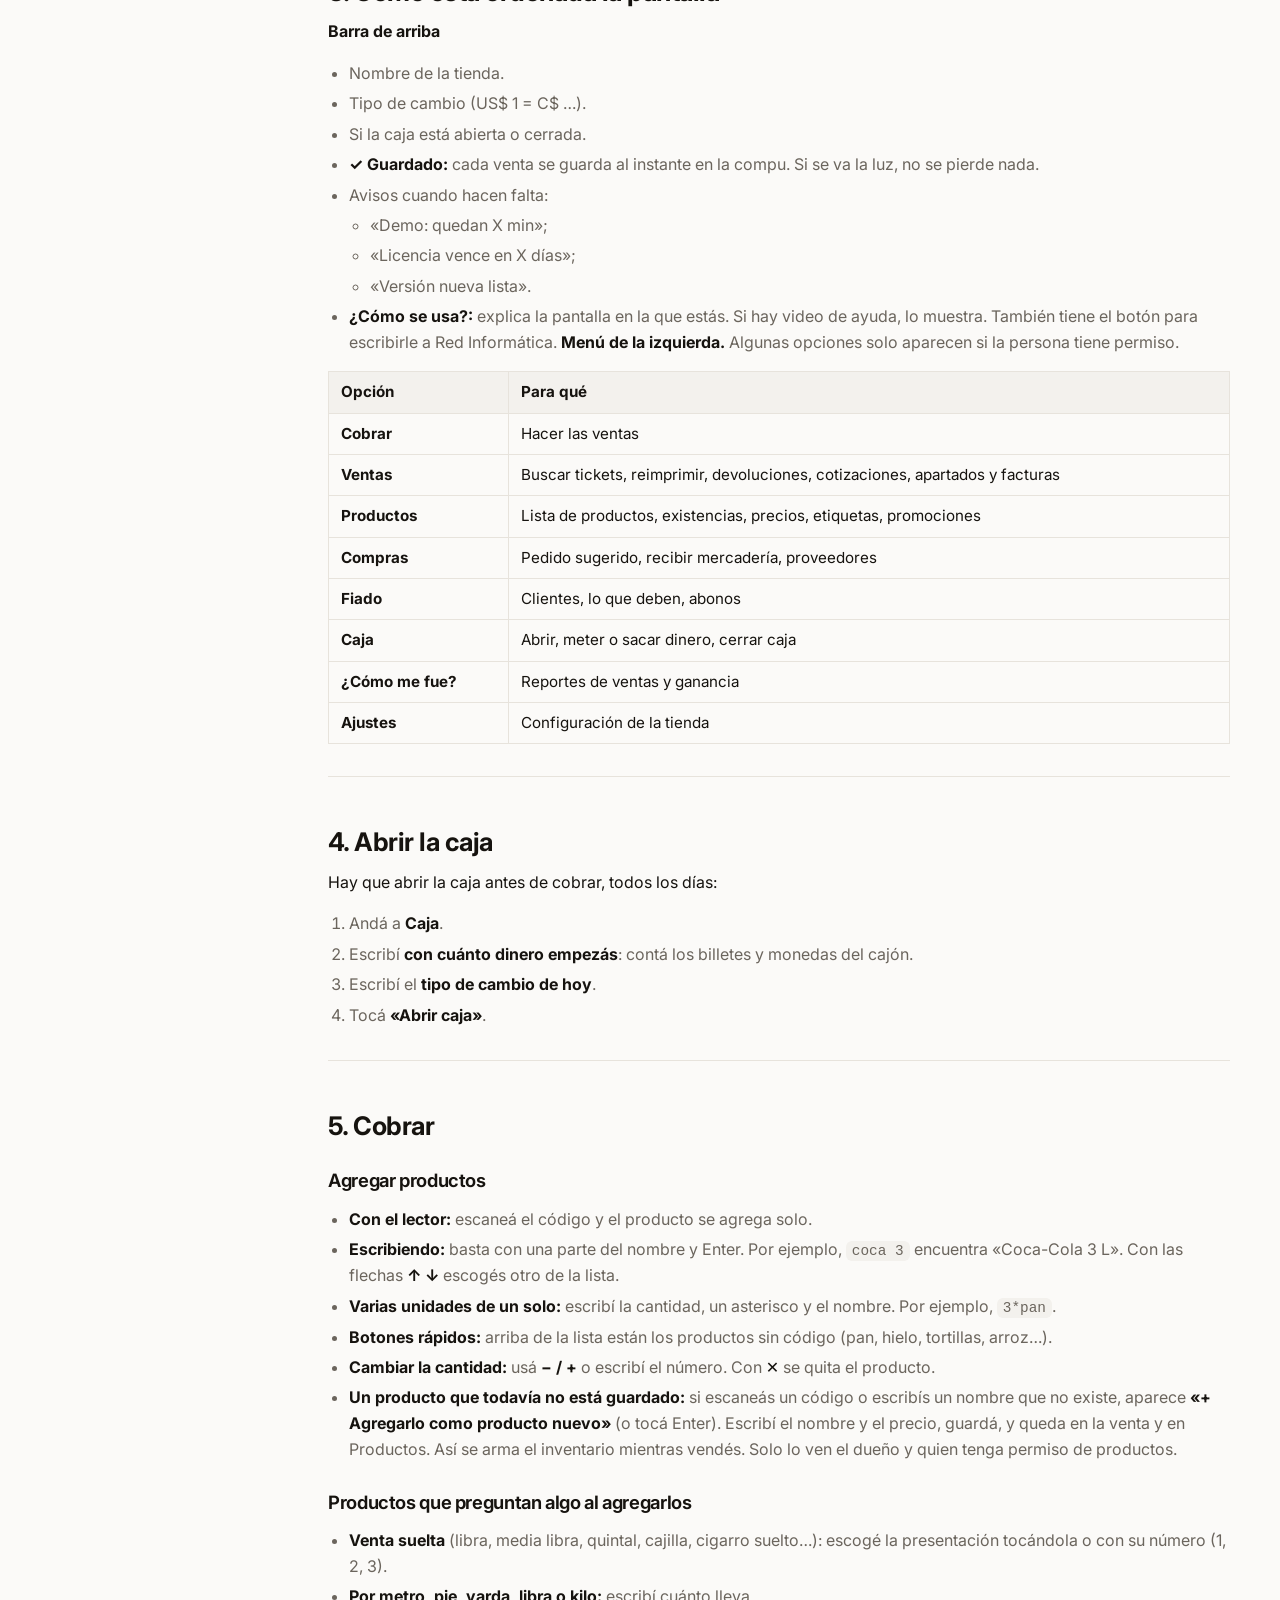
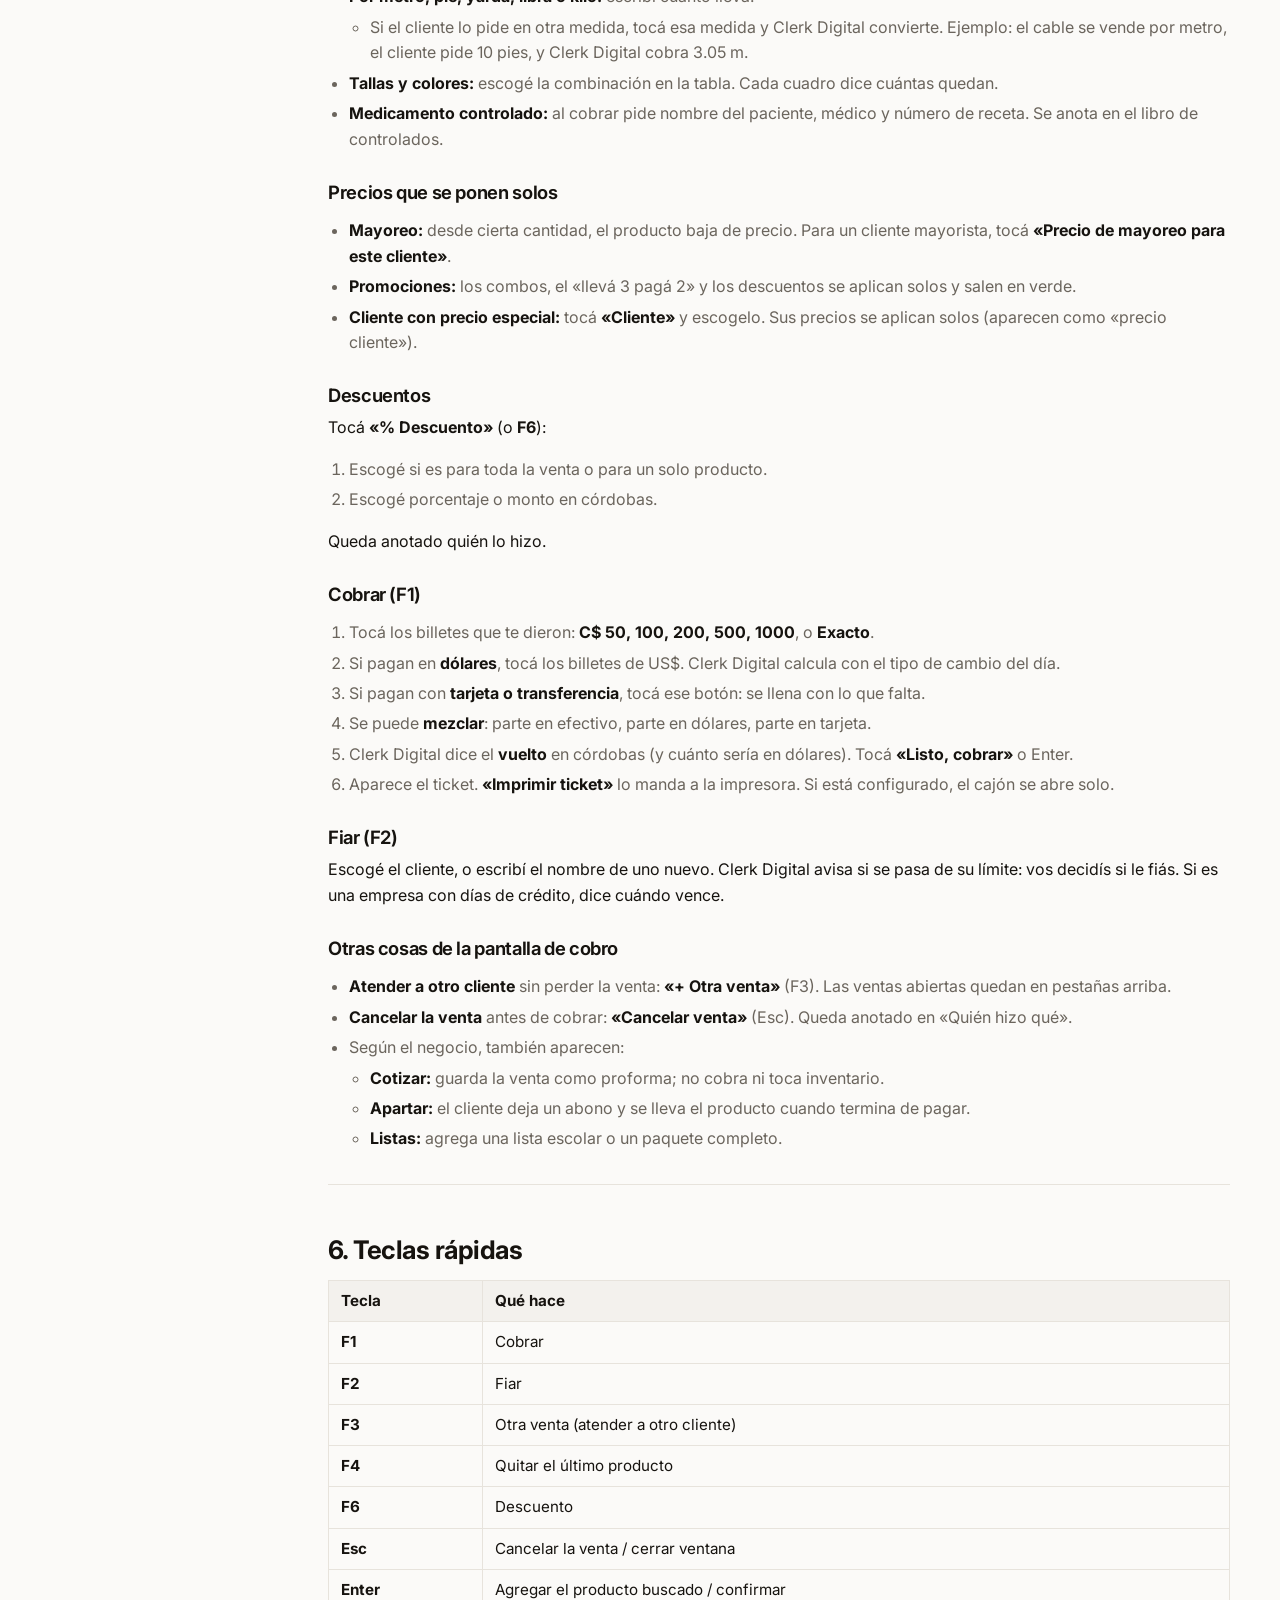
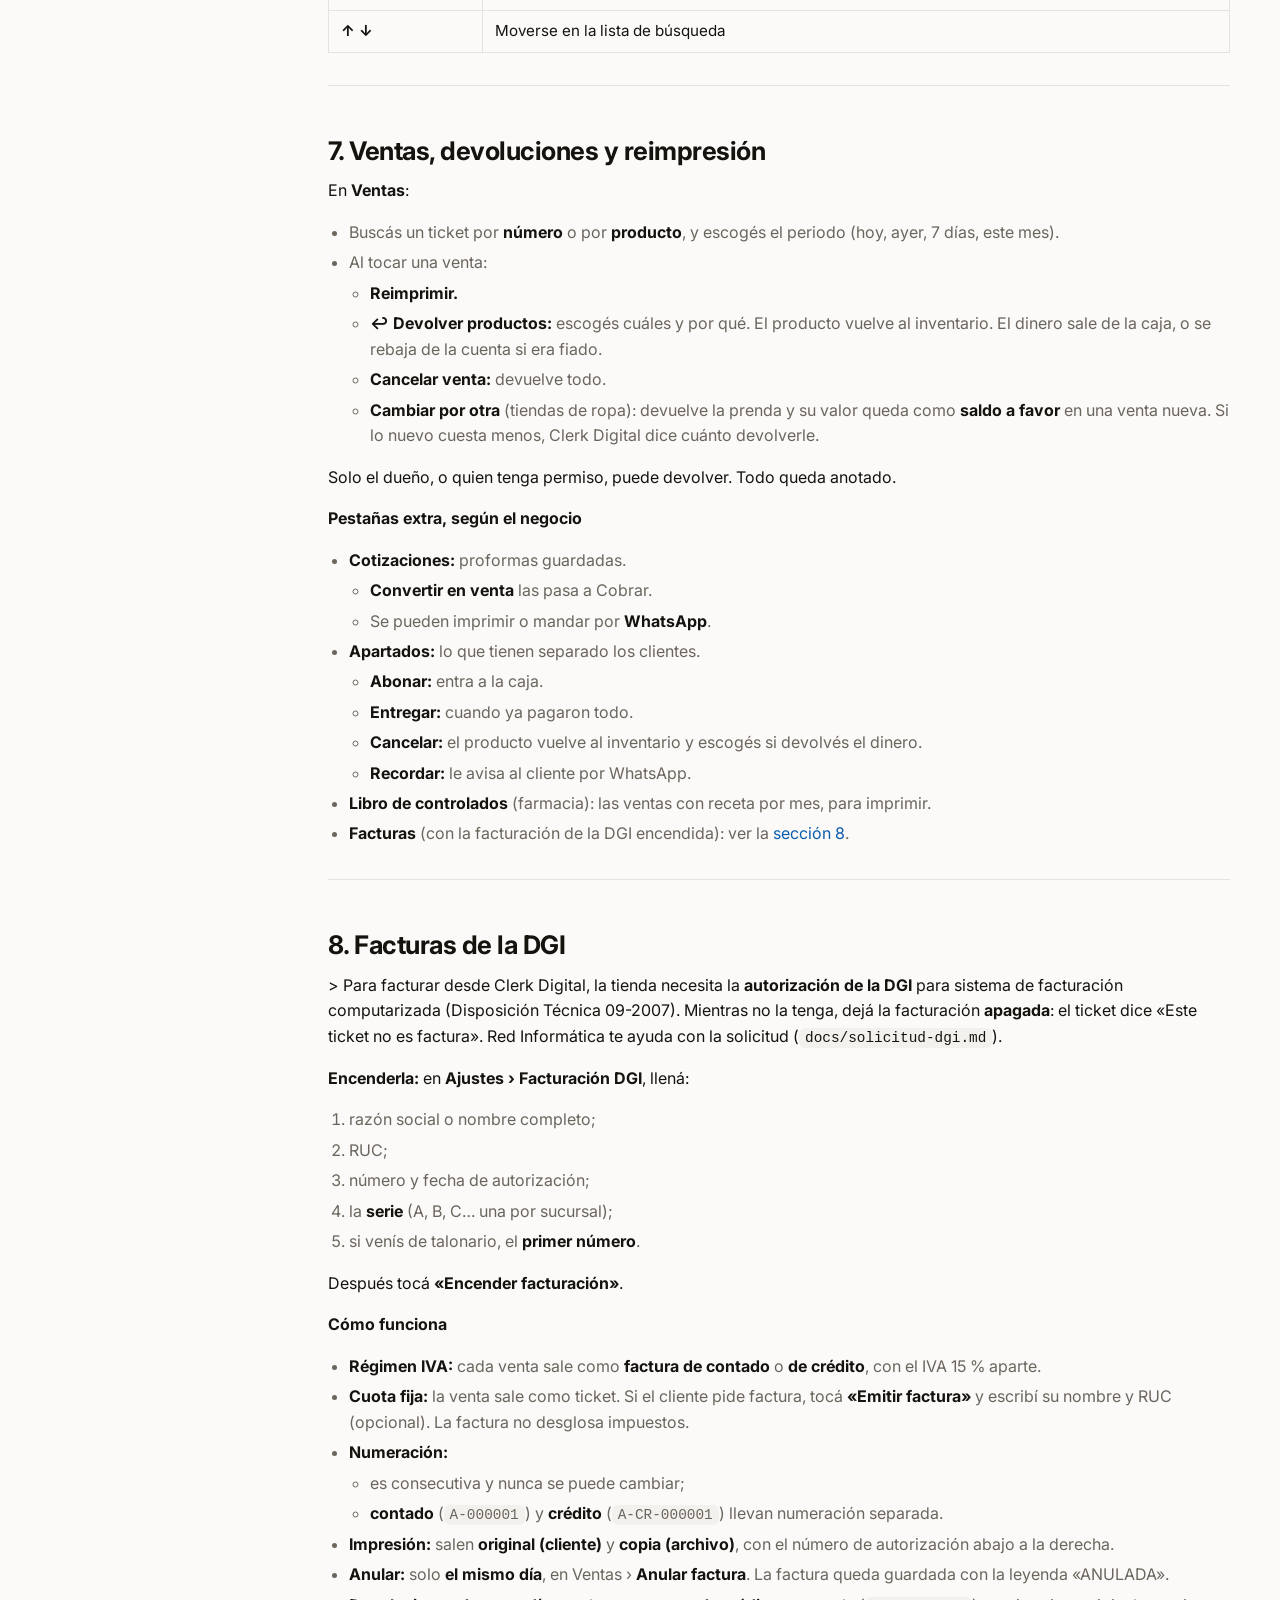
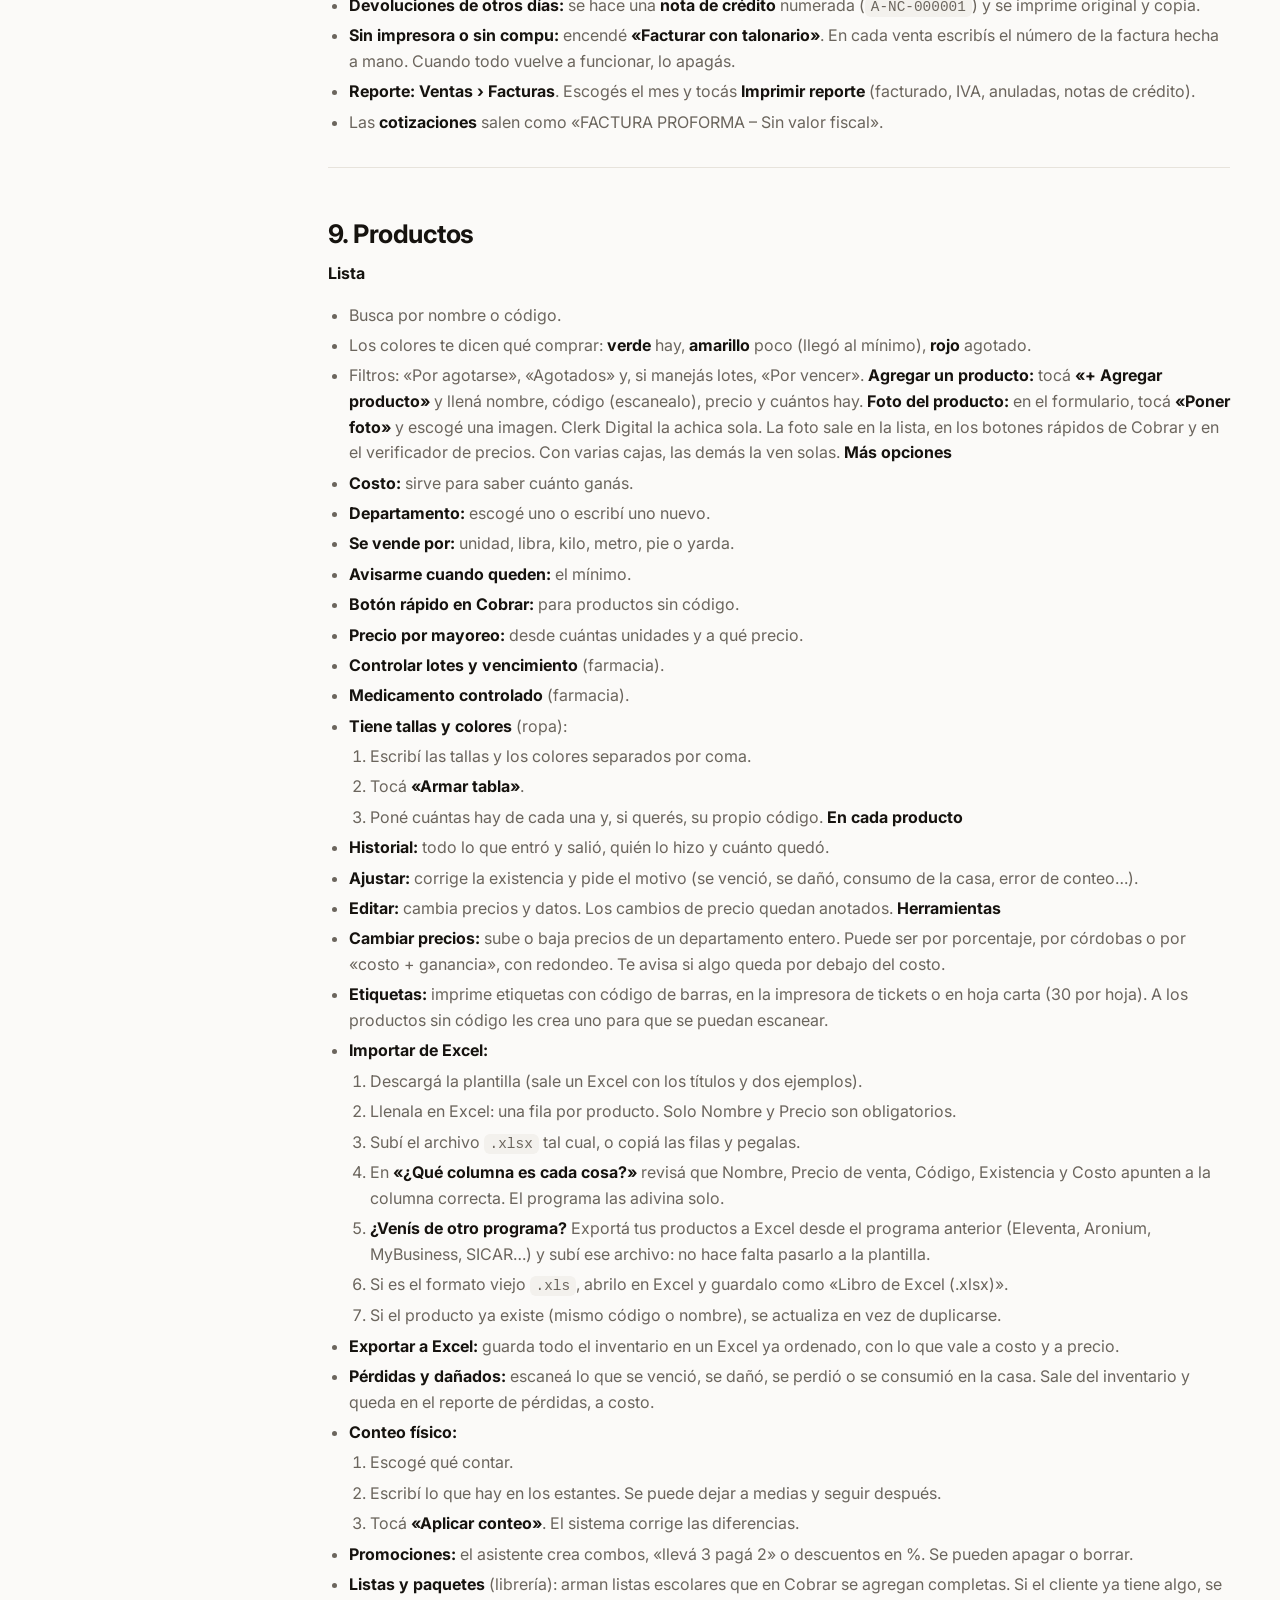
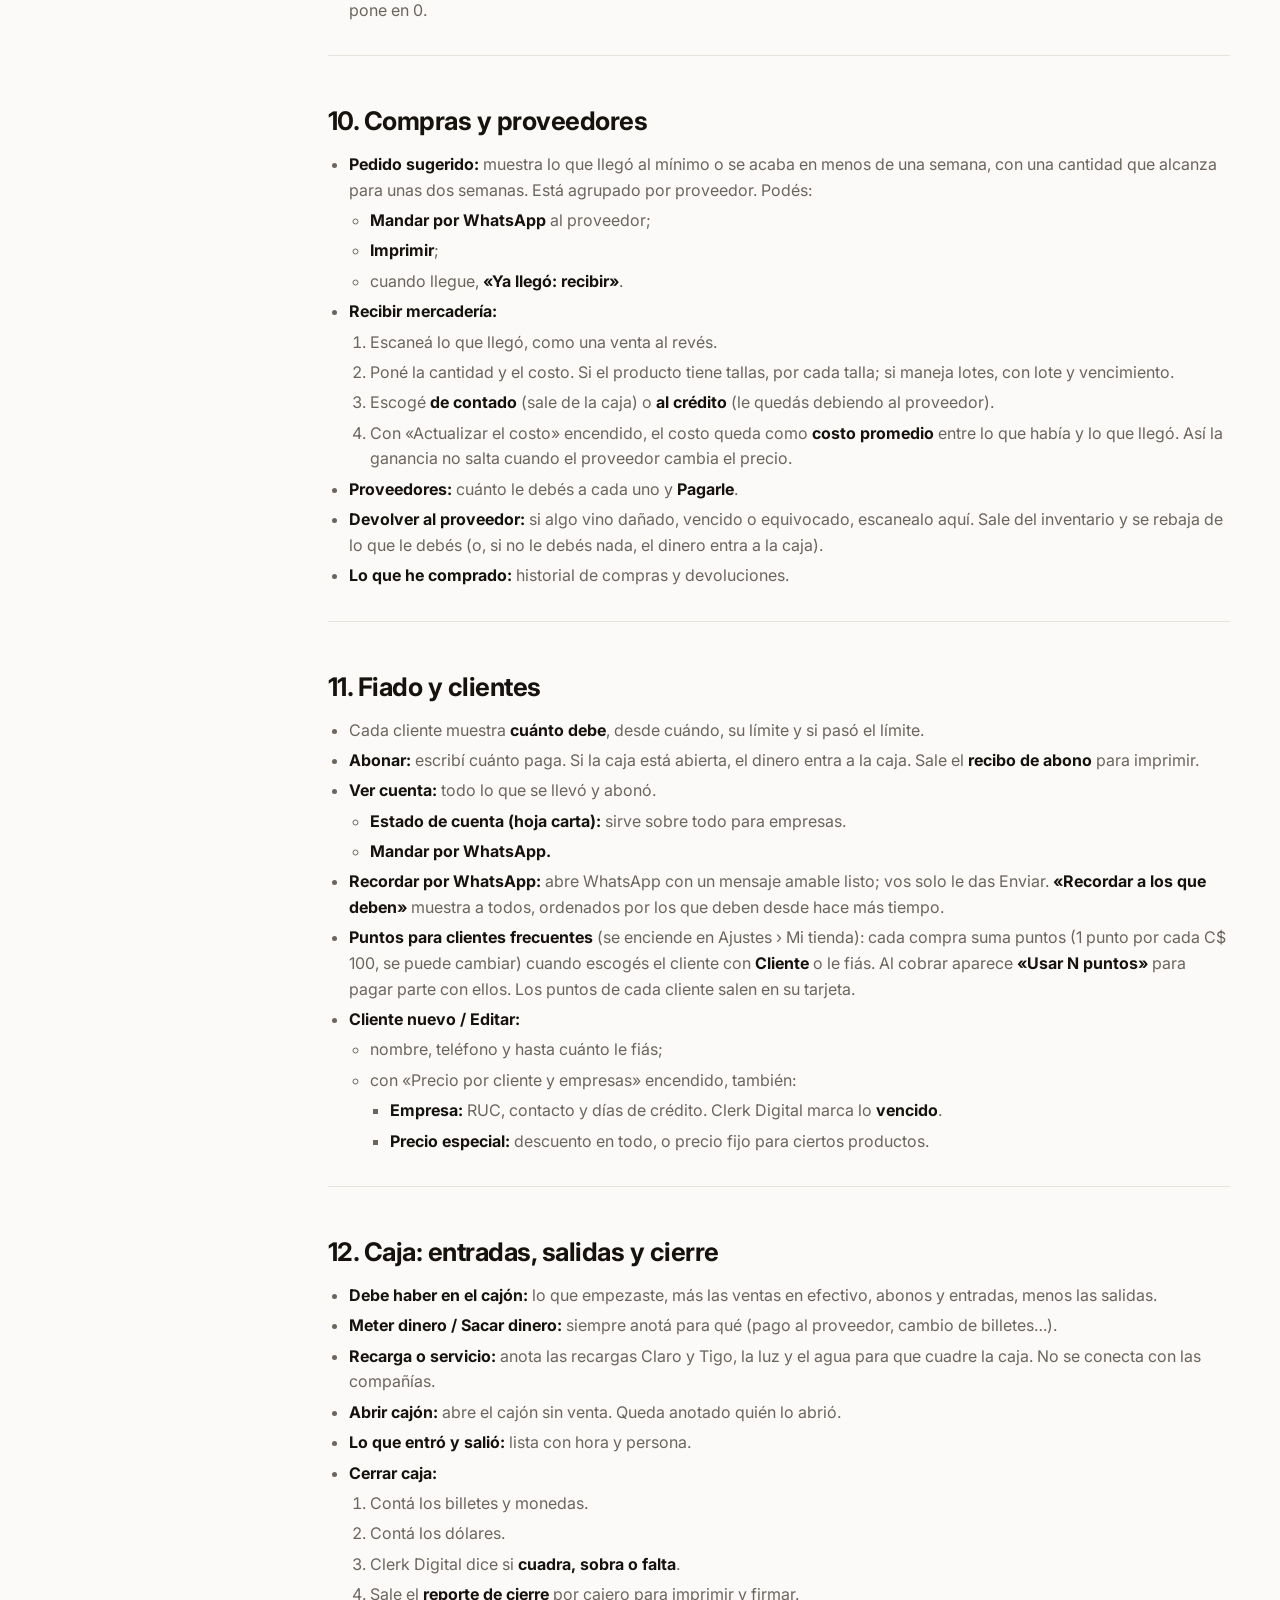
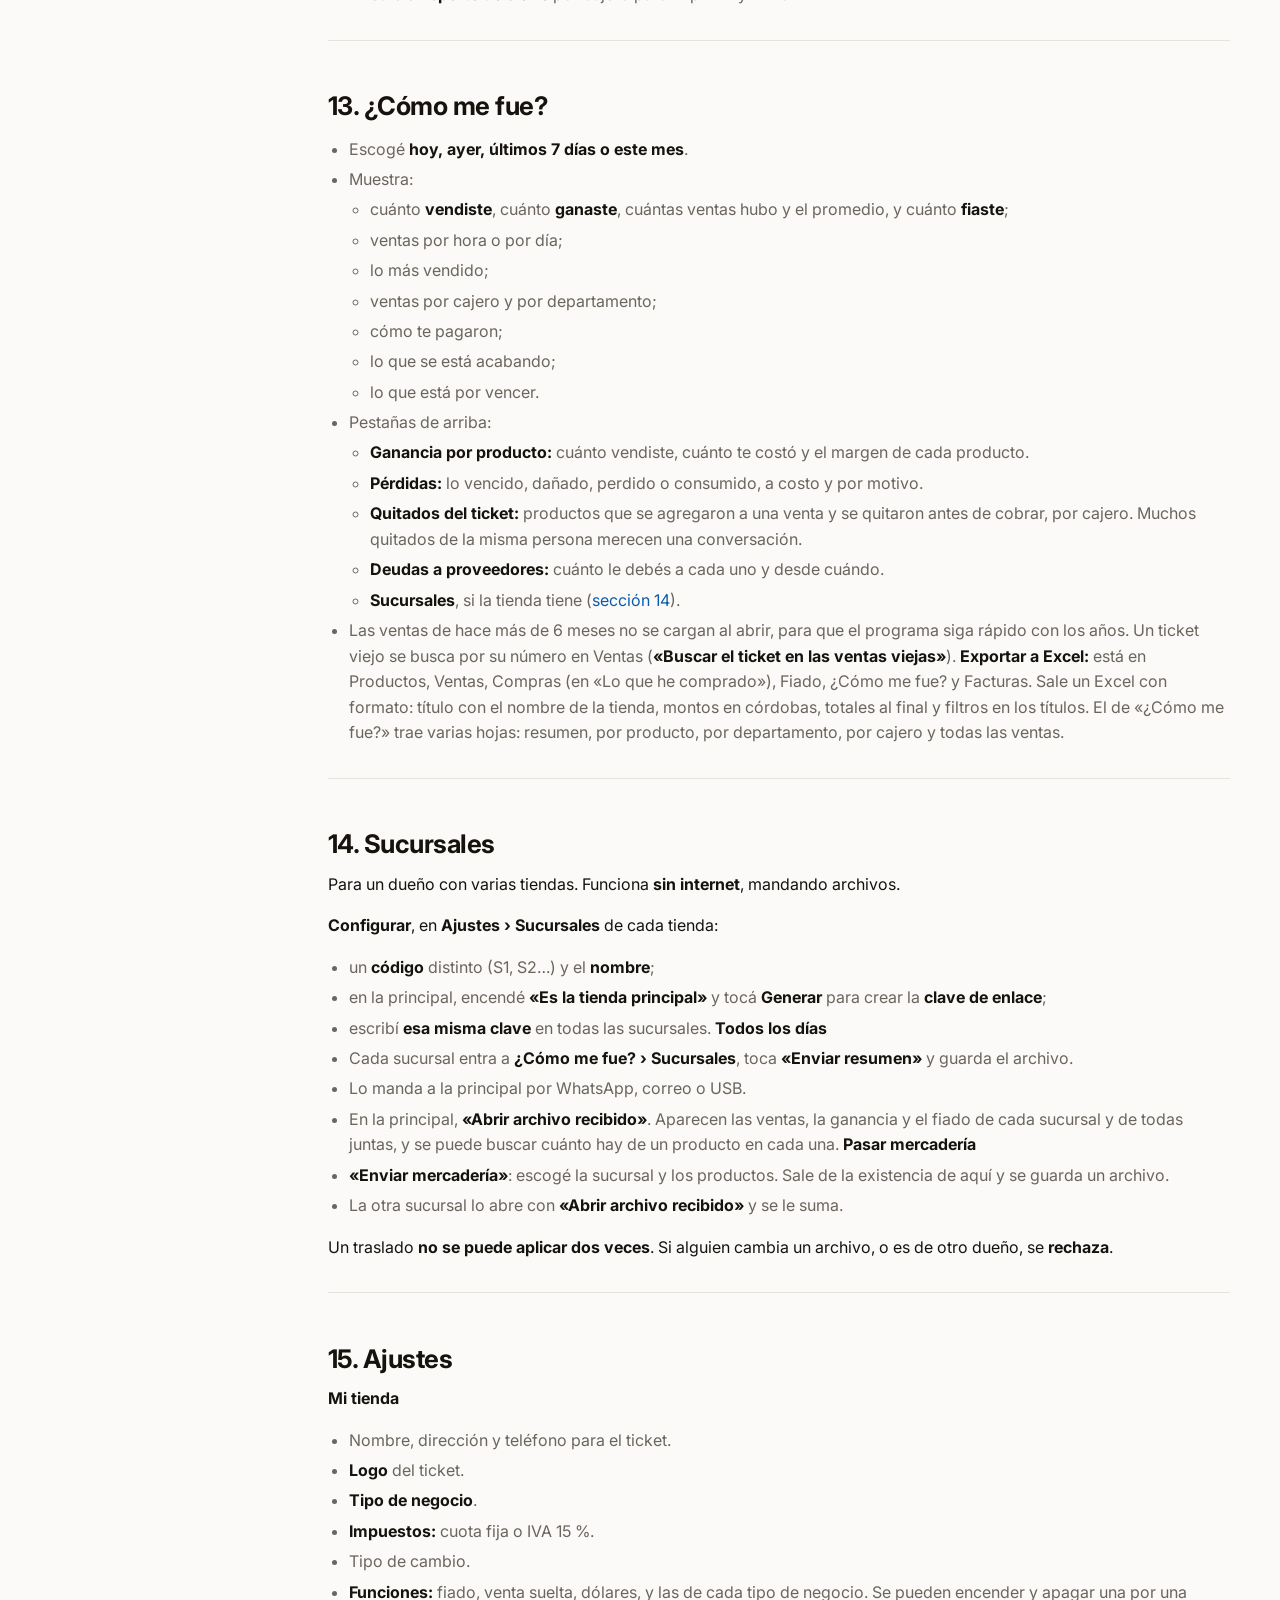
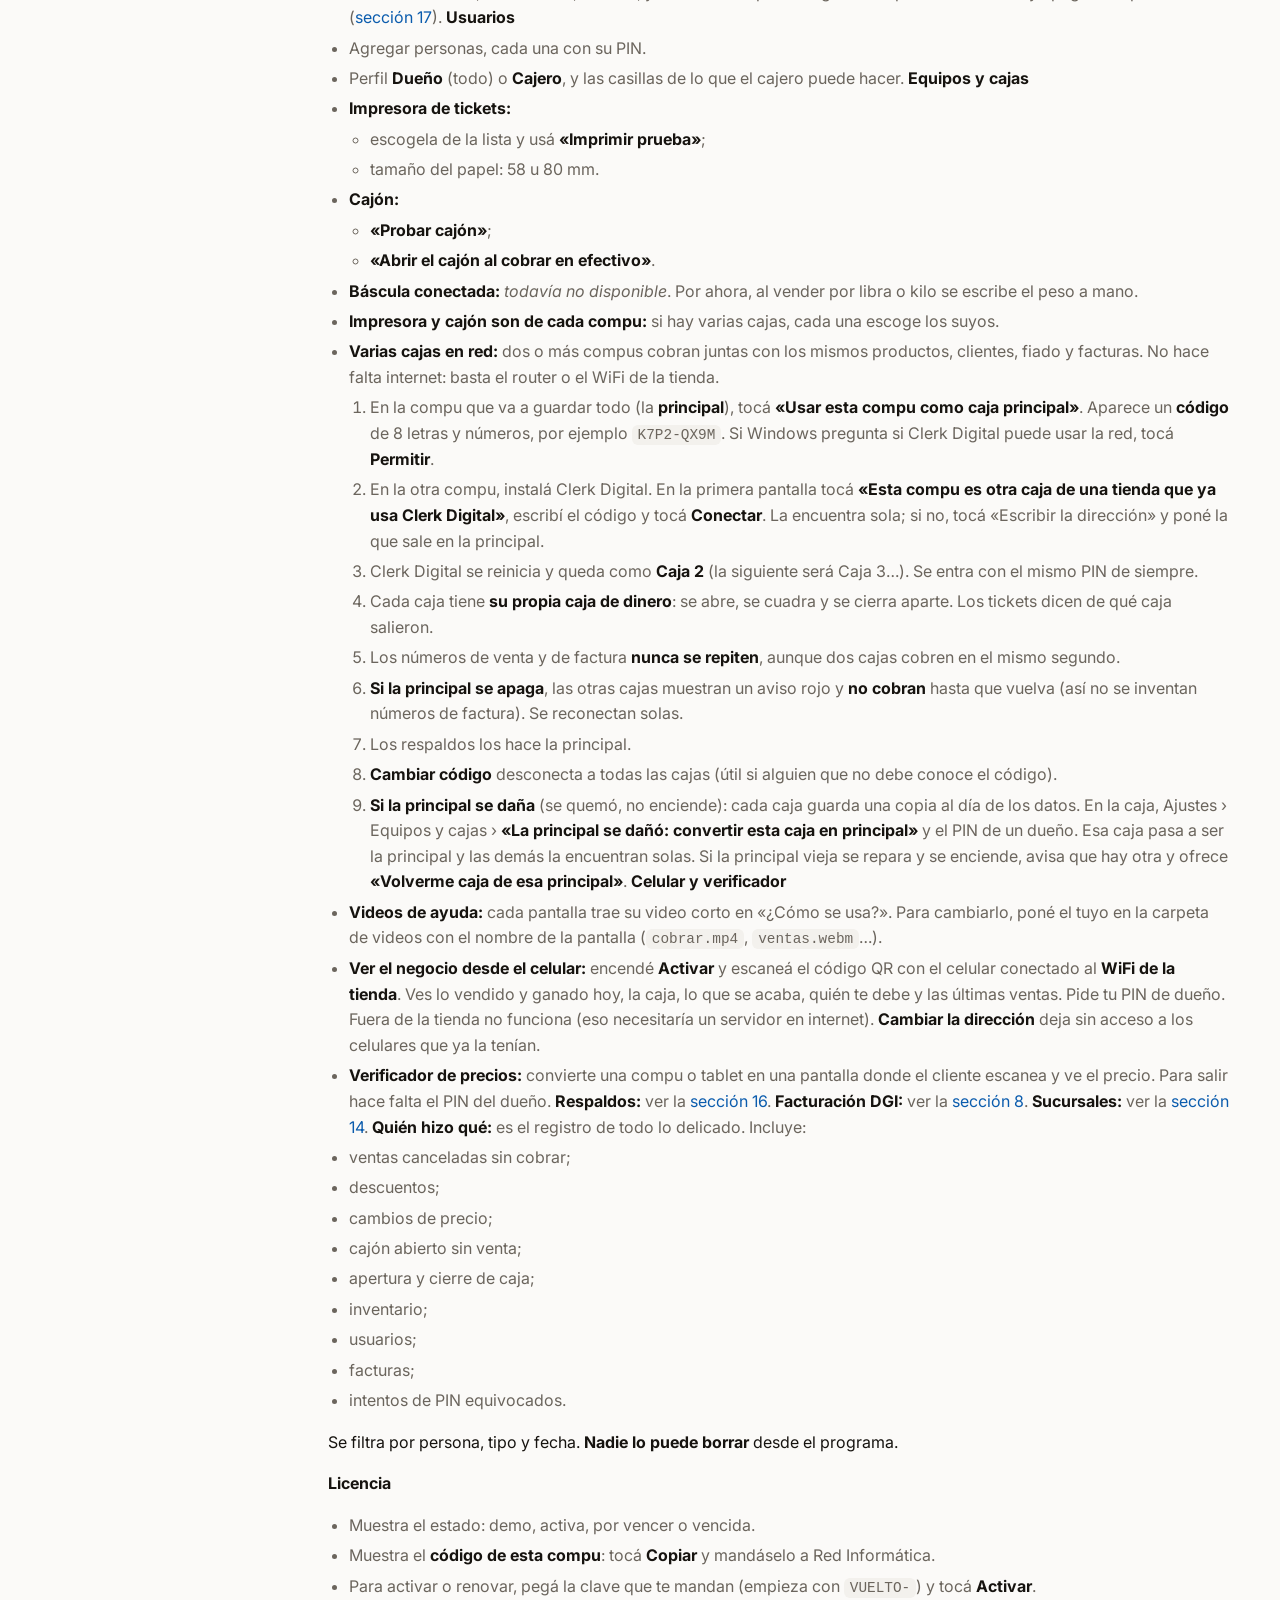
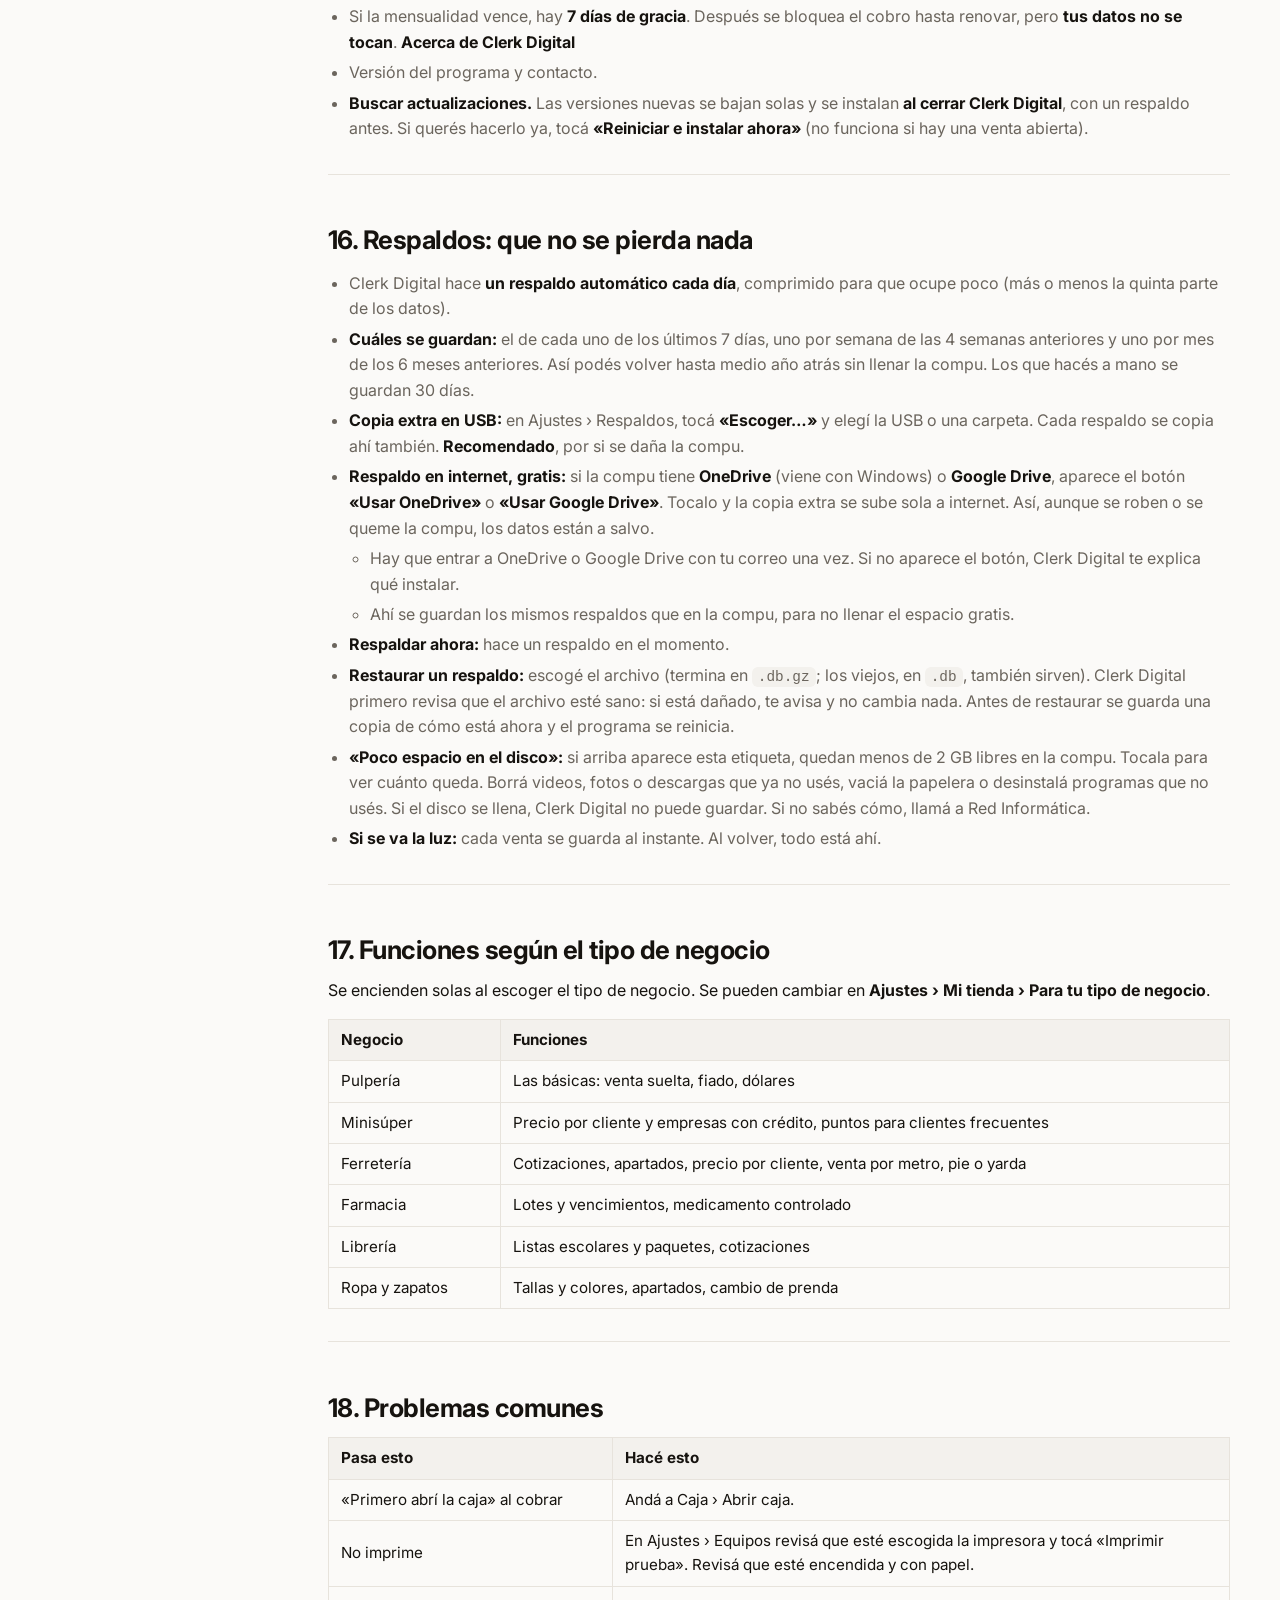
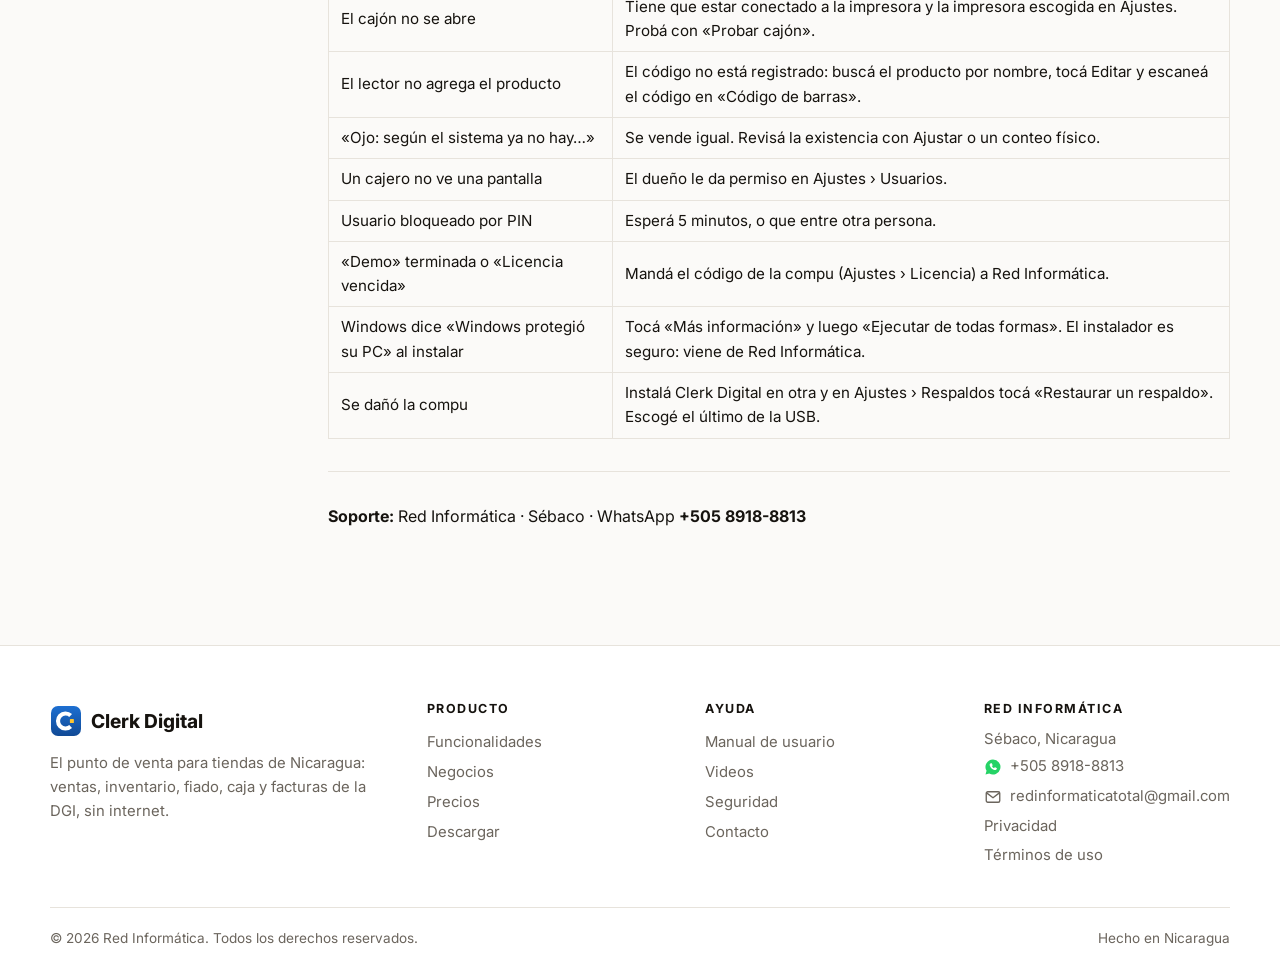
<file: info/manual/index.html>
<!doctype html>
<html lang="es-NI">
<head>
<meta charset="utf-8">
<meta name="viewport" content="width=device-width, initial-scale=1">
<title>Manual de usuario · Clerk Digital</title>
<meta name="description" content="Cómo se usa Clerk Digital, paso a paso: cobrar, inventario, fiado, caja, facturas de la DGI, varias cajas y respaldos.">
<meta name="theme-color" content="#0b5cad">
<meta property="og:type" content="website">
<meta property="og:title" content="Manual de usuario · Clerk Digital">
<meta property="og:description" content="Cómo se usa Clerk Digital, paso a paso: cobrar, inventario, fiado, caja, facturas de la DGI, varias cajas y respaldos.">
<meta property="og:image" content="../../img/cobrar.png">
<meta property="og:locale" content="es_NI">
<link rel="icon" type="image/png" href="../../img/icono.png">
<link rel="preconnect" href="https://fonts.googleapis.com">
<link rel="preconnect" href="https://fonts.gstatic.com" crossorigin>
<link rel="stylesheet" href="https://fonts.googleapis.com/css2?family=Fraunces:ital,opsz,wght@0,9..144,500;1,9..144,500&family=Inter:wght@400;500;600;700;800&display=swap">
<link rel="stylesheet" href="../../estilos.css?v=46f89e4a">
<script>try { const t = localStorage.getItem('tema'); if (t) document.documentElement.dataset.tema = t; } catch {}</script>
</head>
<body>
<a class="saltar" href="#contenido">Ir al contenido</a>
<div class="progreso" aria-hidden="true"></div>
<header class="barra">
  <div class="contenedor barra-in">
    <a class="marca" href="../../" aria-label="Clerk Digital, inicio"><img src="../../img/logo.svg" alt="" width="32" height="32">Clerk Digital</a>
    <nav class="menu" aria-label="Principal">
      <a href="../../funciones/">Funcionalidades</a>
      <a href="../../negocios/">Negocios</a>
      <a href="../../precios/">Precios</a>
      <a href="../../info/" aria-current="page">Info</a>
      <a href="../../contacto/">Contacto</a>
    </nav>
    <div class="acciones-barra">
      <button class="icono-boton" type="button" data-cambiar-tema aria-label="Cambiar entre modo claro y oscuro"><svg viewBox="0 0 24 24" fill="none" stroke="currentColor" stroke-width="2" stroke-linecap="round"><path d="M21 12.8A9 9 0 1 1 11.2 3a7 7 0 0 0 9.8 9.8z"/></svg></button>
      <a class="boton boton-chico" href="../../info/descargas/">Descargar gratis <span class="flecha">→</span></a>
      <button class="icono-boton solo-celular" type="button" data-menu aria-label="Abrir el menú" aria-expanded="false"><svg viewBox="0 0 24 24" fill="none" stroke="currentColor" stroke-width="2" stroke-linecap="round"><path d="M4 7h16M4 12h16M4 17h16"/></svg></button>
    </div>
  </div>
</header>
<nav class="menu-celular" aria-label="Menú">
  <a href="../../funciones/">Funcionalidades</a><a href="../../negocios/">Negocios</a><a href="../../precios/">Precios</a>
  <a href="../../info/">Info y videos</a><a href="../../contacto/">Contacto</a><a class="boton" href="../../info/descargas/">Descargar gratis</a>
</nav>

<main id="contenido">
<div class="contenedor info"><nav aria-label="Información"><p class="ceja">Información</p><a href="../../info/">Resumen</a><a href="../../info/manual/" aria-current="page">Manual de usuario</a><a href="../../info/videos/">Videos</a><a href="../../info/descargas/">Descargas</a><a href="../../info/varias-cajas/">Varias cajas en red</a><a href="../../info/dgi/">Facturas de la DGI</a><a href="../../info/seguridad/">Seguridad y respaldos</a></nav><article class="doc"><p class="ceja">Manual de usuario · versión 0.7.0</p><h1>Cómo se usa Clerk Digital</h1>
<p class="intro">Todo el programa, paso a paso. ¿Preferís verlo? Mirá los <a href="../videos/">videos</a>.</p><p>Este manual explica cómo usar Clerk Digital en la tienda, pantalla por pantalla. Si es tu primera vez, leé las secciones 1 a 6: con eso ya podés vender. Lo demás lo consultás cuando lo necesités.</p>
<hr>
<h2 id="1-antes-de-empezar">1. Antes de empezar</h2>
<p><b>Lo que necesitás</b></p>
<ul><li>
Una computadora con Windows 10 u 11. Sirve una compu usada con 4 GB de memoria.
</li><li>
Opcional:
<ul><li>
un <b>lector de código de barras</b> USB (funciona como un teclado; no hay que configurarlo);
</li><li>
una <b>impresora térmica</b> de 58 u 80 mm con su programa (driver) instalado en Windows;
</li><li>
un <b>cajón de dinero</b> conectado a la impresora.
</li></ul>
</li><li>
<b>No necesita internet para vender.</b> El internet solo se usa para las actualizaciones y para mandar mensajes por WhatsApp.
 <b>La primera vez que se abre</b>
</li></ul>
<p>Clerk Digital pide unos datos de la tienda:</p>
<ol><li>
<b>Nombre de la tienda.</b> Es el que sale en el ticket.
</li><li>
<b>Tipo de negocio</b> (pulpería, minisúper, ferretería, farmacia, librería, ropa). Clerk Digital enciende solo las funciones que ese negocio usa.
</li><li>
<b>Tipo de cambio del día.</b>
</li><li>
<b>Impuestos:</b> <i>Cuota fija</i> o <i>IVA 15 %</i>.
</li><li>
<b>Tu nombre y tu PIN</b> de 4 números. Esa persona queda como <b>dueño</b> y puede hacer todo.
</li></ol>
<p>Después tocá <b>«Empezar a vender»</b>.</p>
<p>&gt; ¿Querés probar antes? Tocá <b>«o probar primero con datos de ejemplo»</b>. Se carga una pulpería de ejemplo con productos, clientes y ventas. Los PIN de prueba son: Dueño <b>1234</b>, Ana <b>0000</b>.</p>
<p><b>Licencia</b></p>
<ul><li>
Clerk Digital trae una <b>demo gratis de 30 minutos</b>. Solo cuenta el tiempo con el programa abierto.
</li><li>
Para seguir usándolo, Red Informática te da una <b>clave de activación</b>. Ver la <a href="#licencia">sección 15</a>.
</li></ul>
<hr>
<h2 id="2-entrar-al-programa">2. Entrar al programa</h2>
<ol><li>
Tocá tu nombre.
</li><li>
Escribí tu <b>PIN</b> de 4 números. Podés tocar los números en la pantalla o usar el teclado.
</li><li>
Para que entre otra persona, tocá <b>«(tu nombre) · Cambiar»</b> arriba a la derecha.
 <b>Si alguien se equivoca de PIN 5 veces seguidas</b>, ese usuario queda bloqueado <b>5 minutos</b>. Los demás pueden seguir entrando. Queda anotado en «Quién hizo qué».
 <b>Dueño y cajero</b>
</li><li>
El <b>dueño</b> puede todo.
</li><li>
Al <b>cajero</b> el dueño le escoge qué puede hacer, en <a href="#usuarios">Ajustes › Usuarios</a>. Por ejemplo: fiar, hacer descuentos, devoluciones, cambiar productos, recibir compras, ver reportes o entrar a Ajustes.
</li></ol>
<hr>
<h2 id="3-como-esta-ordenada-la-pantalla">3. Cómo está ordenada la pantalla</h2>
<p><b>Barra de arriba</b></p>
<ul><li>
Nombre de la tienda.
</li><li>
Tipo de cambio (US$ 1 = C$ …).
</li><li>
Si la caja está abierta o cerrada.
</li><li>
<b>✓ Guardado:</b> cada venta se guarda al instante en la compu. Si se va la luz, no se pierde nada.
</li><li>
Avisos cuando hacen falta:
<ul><li>
«Demo: quedan X min»;
</li><li>
«Licencia vence en X días»;
</li><li>
«Versión nueva lista».
</li></ul>
</li><li>
<b>¿Cómo se usa?:</b> explica la pantalla en la que estás. Si hay video de ayuda, lo muestra. También tiene el botón para escribirle a Red Informática.
 <b>Menú de la izquierda.</b> Algunas opciones solo aparecen si la persona tiene permiso.
</li></ul>
<table><thead><tr><th>Opción</th><th>Para qué</th></tr></thead><tbody><tr><td><b>Cobrar</b></td><td>Hacer las ventas</td></tr><tr><td><b>Ventas</b></td><td>Buscar tickets, reimprimir, devoluciones, cotizaciones, apartados y facturas</td></tr><tr><td><b>Productos</b></td><td>Lista de productos, existencias, precios, etiquetas, promociones</td></tr><tr><td><b>Compras</b></td><td>Pedido sugerido, recibir mercadería, proveedores</td></tr><tr><td><b>Fiado</b></td><td>Clientes, lo que deben, abonos</td></tr><tr><td><b>Caja</b></td><td>Abrir, meter o sacar dinero, cerrar caja</td></tr><tr><td><b>¿Cómo me fue?</b></td><td>Reportes de ventas y ganancia</td></tr><tr><td><b>Ajustes</b></td><td>Configuración de la tienda</td></tr></tbody></table>
<hr>
<h2 id="4-abrir-la-caja">4. Abrir la caja</h2>
<p>Hay que abrir la caja antes de cobrar, todos los días:</p>
<ol><li>
Andá a <b>Caja</b>.
</li><li>
Escribí <b>con cuánto dinero empezás</b>: contá los billetes y monedas del cajón.
</li><li>
Escribí el <b>tipo de cambio de hoy</b>.
</li><li>
Tocá <b>«Abrir caja»</b>.
</li></ol>
<hr>
<h2 id="5-cobrar">5. Cobrar</h2>
<h3 id="agregar-productos">Agregar productos</h3>
<ul><li>
<b>Con el lector:</b> escaneá el código y el producto se agrega solo.
</li><li>
<b>Escribiendo:</b> basta con una parte del nombre y Enter. Por ejemplo, <code>coca 3</code> encuentra «Coca-Cola 3 L». Con las flechas <b>↑ ↓</b> escogés otro de la lista.
</li><li>
<b>Varias unidades de un solo:</b> escribí la cantidad, un asterisco y el nombre. Por ejemplo, <code>3*pan</code>.
</li><li>
<b>Botones rápidos:</b> arriba de la lista están los productos sin código (pan, hielo, tortillas, arroz…).
</li><li>
<b>Cambiar la cantidad:</b> usá <b>− / +</b> o escribí el número. Con <b>✕</b> se quita el producto.
</li><li>
<b>Un producto que todavía no está guardado:</b> si escaneás un código o escribís un nombre que no existe, aparece <b>«+ Agregarlo como producto nuevo»</b> (o tocá Enter). Escribí el nombre y el precio, guardá, y queda en la venta y en Productos. Así se arma el inventario mientras vendés. Solo lo ven el dueño y quien tenga permiso de productos.
</li></ul>
<h3 id="productos-que-preguntan-algo-al-agregarlos">Productos que preguntan algo al agregarlos</h3>
<ul><li>
<b>Venta suelta</b> (libra, media libra, quintal, cajilla, cigarro suelto…): escogé la presentación tocándola o con su número (1, 2, 3).
</li><li>
<b>Por metro, pie, yarda, libra o kilo:</b> escribí cuánto lleva.
<ul><li>
Si el cliente lo pide en otra medida, tocá esa medida y Clerk Digital convierte. Ejemplo: el cable se vende por metro, el cliente pide 10 pies, y Clerk Digital cobra 3.05 m.
</li></ul>
</li><li>
<b>Tallas y colores:</b> escogé la combinación en la tabla. Cada cuadro dice cuántas quedan.
</li><li>
<b>Medicamento controlado:</b> al cobrar pide nombre del paciente, médico y número de receta. Se anota en el libro de controlados.
</li></ul>
<h3 id="precios-que-se-ponen-solos">Precios que se ponen solos</h3>
<ul><li>
<b>Mayoreo:</b> desde cierta cantidad, el producto baja de precio. Para un cliente mayorista, tocá <b>«Precio de mayoreo para este cliente»</b>.
</li><li>
<b>Promociones:</b> los combos, el «llevá 3 pagá 2» y los descuentos se aplican solos y salen en verde.
</li><li>
<b>Cliente con precio especial:</b> tocá <b>«Cliente»</b> y escogelo. Sus precios se aplican solos (aparecen como «precio cliente»).
</li></ul>
<h3 id="descuentos">Descuentos</h3>
<p>Tocá <b>«% Descuento»</b> (o <b>F6</b>):</p>
<ol><li>
Escogé si es para toda la venta o para un solo producto.
</li><li>
Escogé porcentaje o monto en córdobas.
</li></ol>
<p>Queda anotado quién lo hizo.</p>
<h3 id="cobrar-f1">Cobrar (F1)</h3>
<ol><li>
Tocá los billetes que te dieron: <b>C$ 50, 100, 200, 500, 1000</b>, o <b>Exacto</b>.
</li><li>
Si pagan en <b>dólares</b>, tocá los billetes de US$. Clerk Digital calcula con el tipo de cambio del día.
</li><li>
Si pagan con <b>tarjeta o transferencia</b>, tocá ese botón: se llena con lo que falta.
</li><li>
Se puede <b>mezclar</b>: parte en efectivo, parte en dólares, parte en tarjeta.
</li><li>
Clerk Digital dice el <b>vuelto</b> en córdobas (y cuánto sería en dólares). Tocá <b>«Listo, cobrar»</b> o Enter.
</li><li>
Aparece el ticket. <b>«Imprimir ticket»</b> lo manda a la impresora. Si está configurado, el cajón se abre solo.
</li></ol>
<h3 id="fiar-f2">Fiar (F2)</h3>
<p>Escogé el cliente, o escribí el nombre de uno nuevo. Clerk Digital avisa si se pasa de su límite: vos decidís si le fiás. Si es una empresa con días de crédito, dice cuándo vence.</p>
<h3 id="otras-cosas-de-la-pantalla-de-cobro">Otras cosas de la pantalla de cobro</h3>
<ul><li>
<b>Atender a otro cliente</b> sin perder la venta: <b>«+ Otra venta»</b> (F3). Las ventas abiertas quedan en pestañas arriba.
</li><li>
<b>Cancelar la venta</b> antes de cobrar: <b>«Cancelar venta»</b> (Esc). Queda anotado en «Quién hizo qué».
</li><li>
Según el negocio, también aparecen:
<ul><li>
<b>Cotizar:</b> guarda la venta como proforma; no cobra ni toca inventario.
</li><li>
<b>Apartar:</b> el cliente deja un abono y se lleva el producto cuando termina de pagar.
</li><li>
<b>Listas:</b> agrega una lista escolar o un paquete completo.
</li></ul>
</li></ul>
<hr>
<h2 id="6-teclas-rapidas">6. Teclas rápidas</h2>
<table><thead><tr><th>Tecla</th><th>Qué hace</th></tr></thead><tbody><tr><td><b>F1</b></td><td>Cobrar</td></tr><tr><td><b>F2</b></td><td>Fiar</td></tr><tr><td><b>F3</b></td><td>Otra venta (atender a otro cliente)</td></tr><tr><td><b>F4</b></td><td>Quitar el último producto</td></tr><tr><td><b>F6</b></td><td>Descuento</td></tr><tr><td><b>Esc</b></td><td>Cancelar la venta / cerrar ventana</td></tr><tr><td><b>Enter</b></td><td>Agregar el producto buscado / confirmar</td></tr><tr><td><b>↑ ↓</b></td><td>Moverse en la lista de búsqueda</td></tr></tbody></table>
<hr>
<h2 id="7-ventas-devoluciones-y-reimpresion">7. Ventas, devoluciones y reimpresión</h2>
<p>En <b>Ventas</b>:</p>
<ul><li>
Buscás un ticket por <b>número</b> o por <b>producto</b>, y escogés el periodo (hoy, ayer, 7 días, este mes).
</li><li>
Al tocar una venta:
<ul><li>
<b>Reimprimir.</b>
</li><li>
<b>↩ Devolver productos:</b> escogés cuáles y por qué. El producto vuelve al inventario. El dinero sale de la caja, o se rebaja de la cuenta si era fiado.
</li><li>
<b>Cancelar venta:</b> devuelve todo.
</li><li>
<b>Cambiar por otra</b> (tiendas de ropa): devuelve la prenda y su valor queda como <b>saldo a favor</b> en una venta nueva. Si lo nuevo cuesta menos, Clerk Digital dice cuánto devolverle.
</li></ul>
</li></ul>
<p>Solo el dueño, o quien tenga permiso, puede devolver. Todo queda anotado.</p>
<p><b>Pestañas extra, según el negocio</b></p>
<ul><li>
<b>Cotizaciones:</b> proformas guardadas.
<ul><li>
<b>Convertir en venta</b> las pasa a Cobrar.
</li><li>
Se pueden imprimir o mandar por <b>WhatsApp</b>.
</li></ul>
</li><li>
<b>Apartados:</b> lo que tienen separado los clientes.
<ul><li>
<b>Abonar:</b> entra a la caja.
</li><li>
<b>Entregar:</b> cuando ya pagaron todo.
</li><li>
<b>Cancelar:</b> el producto vuelve al inventario y escogés si devolvés el dinero.
</li><li>
<b>Recordar:</b> le avisa al cliente por WhatsApp.
</li></ul>
</li><li>
<b>Libro de controlados</b> (farmacia): las ventas con receta por mes, para imprimir.
</li><li>
<b>Facturas</b> (con la facturación de la DGI encendida): ver la <a href="#8-facturas-de-la-dgi">sección 8</a>.
</li></ul>
<hr>
<h2 id="8-facturas-de-la-dgi">8. Facturas de la DGI</h2>
<p>&gt; Para facturar desde Clerk Digital, la tienda necesita la <b>autorización de la DGI</b> para sistema de facturación computarizada (Disposición Técnica 09-2007). Mientras no la tenga, dejá la facturación <b>apagada</b>: el ticket dice «Este ticket no es factura». Red Informática te ayuda con la solicitud (<code>docs/solicitud-dgi.md</code>).</p>
<p><b>Encenderla:</b> en <b>Ajustes › Facturación DGI</b>, llená:</p>
<ol><li>
razón social o nombre completo;
</li><li>
RUC;
</li><li>
número y fecha de autorización;
</li><li>
la <b>serie</b> (A, B, C… una por sucursal);
</li><li>
si venís de talonario, el <b>primer número</b>.
</li></ol>
<p>Después tocá <b>«Encender facturación»</b>.</p>
<p><b>Cómo funciona</b></p>
<ul><li>
<b>Régimen IVA:</b> cada venta sale como <b>factura de contado</b> o <b>de crédito</b>, con el IVA 15 % aparte.
</li><li>
<b>Cuota fija:</b> la venta sale como ticket. Si el cliente pide factura, tocá <b>«Emitir factura»</b> y escribí su nombre y RUC (opcional). La factura no desglosa impuestos.
</li><li>
<b>Numeración:</b>
<ul><li>
es consecutiva y nunca se puede cambiar;
</li><li>
<b>contado</b> (<code>A-000001</code>) y <b>crédito</b> (<code>A-CR-000001</code>) llevan numeración separada.
</li></ul>
</li><li>
<b>Impresión:</b> salen <b>original (cliente)</b> y <b>copia (archivo)</b>, con el número de autorización abajo a la derecha.
</li><li>
<b>Anular:</b> solo <b>el mismo día</b>, en Ventas › <b>Anular factura</b>. La factura queda guardada con la leyenda «ANULADA».
</li><li>
<b>Devoluciones de otros días:</b> se hace una <b>nota de crédito</b> numerada (<code>A-NC-000001</code>) y se imprime original y copia.
</li><li>
<b>Sin impresora o sin compu:</b> encendé <b>«Facturar con talonario»</b>. En cada venta escribís el número de la factura hecha a mano. Cuando todo vuelve a funcionar, lo apagás.
</li><li>
<b>Reporte:</b> <b>Ventas › Facturas</b>. Escogés el mes y tocás <b>Imprimir reporte</b> (facturado, IVA, anuladas, notas de crédito).
</li><li>
Las <b>cotizaciones</b> salen como «FACTURA PROFORMA – Sin valor fiscal».
</li></ul>
<hr>
<h2 id="9-productos">9. Productos</h2>
<p><b>Lista</b></p>
<ul><li>
Busca por nombre o código.
</li><li>
Los colores te dicen qué comprar: <b>verde</b> hay, <b>amarillo</b> poco (llegó al mínimo), <b>rojo</b> agotado.
</li><li>
Filtros: «Por agotarse», «Agotados» y, si manejás lotes, «Por vencer».
 <b>Agregar un producto:</b> tocá <b>«+ Agregar producto»</b> y llená nombre, código (escanealo), precio y cuántos hay.
 <b>Foto del producto:</b> en el formulario, tocá <b>«Poner foto»</b> y escogé una imagen. Clerk Digital la achica sola. La foto sale en la lista, en los botones rápidos de Cobrar y en el verificador de precios. Con varias cajas, las demás la ven solas.
 <b>Más opciones</b>
</li><li>
<b>Costo:</b> sirve para saber cuánto ganás.
</li><li>
<b>Departamento:</b> escogé uno o escribí uno nuevo.
</li><li>
<b>Se vende por:</b> unidad, libra, kilo, metro, pie o yarda.
</li><li>
<b>Avisarme cuando queden:</b> el mínimo.
</li><li>
<b>Botón rápido en Cobrar:</b> para productos sin código.
</li><li>
<b>Precio por mayoreo:</b> desde cuántas unidades y a qué precio.
</li><li>
<b>Controlar lotes y vencimiento</b> (farmacia).
</li><li>
<b>Medicamento controlado</b> (farmacia).
</li><li>
<b>Tiene tallas y colores</b> (ropa):
<ol><li>
Escribí las tallas y los colores separados por coma.
</li><li>
Tocá <b>«Armar tabla»</b>.
</li><li>
Poné cuántas hay de cada una y, si querés, su propio código.
 <b>En cada producto</b>
</li></ol>
</li><li>
<b>Historial:</b> todo lo que entró y salió, quién lo hizo y cuánto quedó.
</li><li>
<b>Ajustar:</b> corrige la existencia y pide el motivo (se venció, se dañó, consumo de la casa, error de conteo…).
</li><li>
<b>Editar:</b> cambia precios y datos. Los cambios de precio quedan anotados.
 <b>Herramientas</b>
</li><li>
<b>Cambiar precios:</b> sube o baja precios de un departamento entero. Puede ser por porcentaje, por córdobas o por «costo + ganancia», con redondeo. Te avisa si algo queda por debajo del costo.
</li><li>
<b>Etiquetas:</b> imprime etiquetas con código de barras, en la impresora de tickets o en hoja carta (30 por hoja). A los productos sin código les crea uno para que se puedan escanear.
</li><li>
<b>Importar de Excel:</b>
<ol><li>
Descargá la plantilla (sale un Excel con los títulos y dos ejemplos).
</li><li>
Llenala en Excel: una fila por producto. Solo Nombre y Precio son obligatorios.
</li><li>
Subí el archivo <code>.xlsx</code> tal cual, o copiá las filas y pegalas.
</li><li>
En <b>«¿Qué columna es cada cosa?»</b> revisá que Nombre, Precio de venta, Código, Existencia y Costo apunten a la columna correcta. El programa las adivina solo.
</li><li>
<b>¿Venís de otro programa?</b> Exportá tus productos a Excel desde el programa anterior (Eleventa, Aronium, MyBusiness, SICAR…) y subí ese archivo: no hace falta pasarlo a la plantilla.
</li><li>
Si es el formato viejo <code>.xls</code>, abrilo en Excel y guardalo como «Libro de Excel (.xlsx)».
</li><li>
Si el producto ya existe (mismo código o nombre), se actualiza en vez de duplicarse.
</li></ol>
</li><li>
<b>Exportar a Excel:</b> guarda todo el inventario en un Excel ya ordenado, con lo que vale a costo y a precio.
</li><li>
<b>Pérdidas y dañados:</b> escaneá lo que se venció, se dañó, se perdió o se consumió en la casa. Sale del inventario y queda en el reporte de pérdidas, a costo.
</li><li>
<b>Conteo físico:</b>
<ol><li>
Escogé qué contar.
</li><li>
Escribí lo que hay en los estantes. Se puede dejar a medias y seguir después.
</li><li>
Tocá <b>«Aplicar conteo»</b>. El sistema corrige las diferencias.
</li></ol>
</li><li>
<b>Promociones:</b> el asistente crea combos, «llevá 3 pagá 2» o descuentos en %. Se pueden apagar o borrar.
</li><li>
<b>Listas y paquetes</b> (librería): arman listas escolares que en Cobrar se agregan completas. Si el cliente ya tiene algo, se pone en 0.
</li></ul>
<hr>
<h2 id="10-compras-y-proveedores">10. Compras y proveedores</h2>
<ul><li>
<b>Pedido sugerido:</b> muestra lo que llegó al mínimo o se acaba en menos de una semana, con una cantidad que alcanza para unas dos semanas. Está agrupado por proveedor. Podés:
<ul><li>
<b>Mandar por WhatsApp</b> al proveedor;
</li><li>
<b>Imprimir</b>;
</li><li>
cuando llegue, <b>«Ya llegó: recibir»</b>.
</li></ul>
</li><li>
<b>Recibir mercadería:</b>
<ol><li>
Escaneá lo que llegó, como una venta al revés.
</li><li>
Poné la cantidad y el costo. Si el producto tiene tallas, por cada talla; si maneja lotes, con lote y vencimiento.
</li><li>
Escogé <b>de contado</b> (sale de la caja) o <b>al crédito</b> (le quedás debiendo al proveedor).
</li><li>
Con «Actualizar el costo» encendido, el costo queda como <b>costo promedio</b> entre lo que había y lo que llegó. Así la ganancia no salta cuando el proveedor cambia el precio.
</li></ol>
</li><li>
<b>Proveedores:</b> cuánto le debés a cada uno y <b>Pagarle</b>.
</li><li>
<b>Devolver al proveedor:</b> si algo vino dañado, vencido o equivocado, escanealo aquí. Sale del inventario y se rebaja de lo que le debés (o, si no le debés nada, el dinero entra a la caja).
</li><li>
<b>Lo que he comprado:</b> historial de compras y devoluciones.
</li></ul>
<hr>
<h2 id="11-fiado-y-clientes">11. Fiado y clientes</h2>
<ul><li>
Cada cliente muestra <b>cuánto debe</b>, desde cuándo, su límite y si pasó el límite.
</li><li>
<b>Abonar:</b> escribí cuánto paga. Si la caja está abierta, el dinero entra a la caja. Sale el <b>recibo de abono</b> para imprimir.
</li><li>
<b>Ver cuenta:</b> todo lo que se llevó y abonó.
<ul><li>
<b>Estado de cuenta (hoja carta):</b> sirve sobre todo para empresas.
</li><li>
<b>Mandar por WhatsApp.</b>
</li></ul>
</li><li>
<b>Recordar por WhatsApp:</b> abre WhatsApp con un mensaje amable listo; vos solo le das Enviar. <b>«Recordar a los que deben»</b> muestra a todos, ordenados por los que deben desde hace más tiempo.
</li><li>
<b>Puntos para clientes frecuentes</b> (se enciende en Ajustes › Mi tienda): cada compra suma puntos (1 punto por cada C$ 100, se puede cambiar) cuando escogés el cliente con <b>Cliente</b> o le fiás. Al cobrar aparece <b>«Usar N puntos»</b> para pagar parte con ellos. Los puntos de cada cliente salen en su tarjeta.
</li><li>
<b>Cliente nuevo / Editar:</b>
<ul><li>
nombre, teléfono y hasta cuánto le fiás;
</li><li>
con «Precio por cliente y empresas» encendido, también:
<ul><li>
<b>Empresa:</b> RUC, contacto y días de crédito. Clerk Digital marca lo <b>vencido</b>.
</li><li>
<b>Precio especial:</b> descuento en todo, o precio fijo para ciertos productos.
</li></ul>
</li></ul>
</li></ul>
<hr>
<h2 id="12-caja-entradas-salidas-y-cierre">12. Caja: entradas, salidas y cierre</h2>
<ul><li>
<b>Debe haber en el cajón:</b> lo que empezaste, más las ventas en efectivo, abonos y entradas, menos las salidas.
</li><li>
<b>Meter dinero / Sacar dinero:</b> siempre anotá para qué (pago al proveedor, cambio de billetes…).
</li><li>
<b>Recarga o servicio:</b> anota las recargas Claro y Tigo, la luz y el agua para que cuadre la caja. No se conecta con las compañías.
</li><li>
<b>Abrir cajón:</b> abre el cajón sin venta. Queda anotado quién lo abrió.
</li><li>
<b>Lo que entró y salió:</b> lista con hora y persona.
</li><li>
<b>Cerrar caja:</b>
<ol><li>
Contá los billetes y monedas.
</li><li>
Contá los dólares.
</li><li>
Clerk Digital dice si <b>cuadra, sobra o falta</b>.
</li><li>
Sale el <b>reporte de cierre</b> por cajero para imprimir y firmar.
</li></ol>
</li></ul>
<hr>
<h2 id="13-como-me-fue">13. ¿Cómo me fue?</h2>
<ul><li>
Escogé <b>hoy, ayer, últimos 7 días o este mes</b>.
</li><li>
Muestra:
<ul><li>
cuánto <b>vendiste</b>, cuánto <b>ganaste</b>, cuántas ventas hubo y el promedio, y cuánto <b>fiaste</b>;
</li><li>
ventas por hora o por día;
</li><li>
lo más vendido;
</li><li>
ventas por cajero y por departamento;
</li><li>
cómo te pagaron;
</li><li>
lo que se está acabando;
</li><li>
lo que está por vencer.
</li></ul>
</li><li>
Pestañas de arriba:
<ul><li>
<b>Ganancia por producto:</b> cuánto vendiste, cuánto te costó y el margen de cada producto.
</li><li>
<b>Pérdidas:</b> lo vencido, dañado, perdido o consumido, a costo y por motivo.
</li><li>
<b>Quitados del ticket:</b> productos que se agregaron a una venta y se quitaron antes de cobrar, por cajero. Muchos quitados de la misma persona merecen una conversación.
</li><li>
<b>Deudas a proveedores:</b> cuánto le debés a cada uno y desde cuándo.
</li><li>
<b>Sucursales</b>, si la tienda tiene (<a href="#14-sucursales">sección 14</a>).
</li></ul>
</li><li>
Las ventas de hace más de 6 meses no se cargan al abrir, para que el programa siga rápido con los años. Un ticket viejo se busca por su número en Ventas (<b>«Buscar el ticket en las ventas viejas»</b>).
 <b>Exportar a Excel:</b> está en Productos, Ventas, Compras (en «Lo que he comprado»), Fiado, ¿Cómo me fue? y Facturas. Sale un Excel con formato: título con el nombre de la tienda, montos en córdobas, totales al final y filtros en los títulos. El de «¿Cómo me fue?» trae varias hojas: resumen, por producto, por departamento, por cajero y todas las ventas.
</li></ul>
<hr>
<h2 id="14-sucursales">14. Sucursales</h2>
<p>Para un dueño con varias tiendas. Funciona <b>sin internet</b>, mandando archivos.</p>
<p><b>Configurar</b>, en <b>Ajustes › Sucursales</b> de cada tienda:</p>
<ul><li>
un <b>código</b> distinto (S1, S2…) y el <b>nombre</b>;
</li><li>
en la principal, encendé <b>«Es la tienda principal»</b> y tocá <b>Generar</b> para crear la <b>clave de enlace</b>;
</li><li>
escribí <b>esa misma clave</b> en todas las sucursales.
 <b>Todos los días</b>
</li><li>
Cada sucursal entra a <b>¿Cómo me fue? › Sucursales</b>, toca <b>«Enviar resumen»</b> y guarda el archivo.
</li><li>
Lo manda a la principal por WhatsApp, correo o USB.
</li><li>
En la principal, <b>«Abrir archivo recibido»</b>. Aparecen las ventas, la ganancia y el fiado de cada sucursal y de todas juntas, y se puede buscar cuánto hay de un producto en cada una.
 <b>Pasar mercadería</b>
</li><li>
<b>«Enviar mercadería»</b>: escogé la sucursal y los productos. Sale de la existencia de aquí y se guarda un archivo.
</li><li>
La otra sucursal lo abre con <b>«Abrir archivo recibido»</b> y se le suma.
</li></ul>
<p>Un traslado <b>no se puede aplicar dos veces</b>. Si alguien cambia un archivo, o es de otro dueño, se <b>rechaza</b>.</p>
<hr>
<h2 id="15-ajustes">15. Ajustes</h2>
<p><b>Mi tienda</b></p>
<ul><li>
Nombre, dirección y teléfono para el ticket.
</li><li>
<b>Logo</b> del ticket.
</li><li>
<b>Tipo de negocio</b>.
</li><li>
<b>Impuestos:</b> cuota fija o IVA 15 %.
</li><li>
Tipo de cambio.
</li><li>
<b>Funciones:</b> fiado, venta suelta, dólares, y las de cada tipo de negocio. Se pueden encender y apagar una por una (<a href="#17-funciones-según-el-tipo-de-negocio">sección 17</a>).
 <b>Usuarios</b>
</li><li>
Agregar personas, cada una con su PIN.
</li><li>
Perfil <b>Dueño</b> (todo) o <b>Cajero</b>, y las casillas de lo que el cajero puede hacer.
 <b>Equipos y cajas</b>
</li><li>
<b>Impresora de tickets:</b>
<ul><li>
escogela de la lista y usá <b>«Imprimir prueba»</b>;
</li><li>
tamaño del papel: 58 u 80 mm.
</li></ul>
</li><li>
<b>Cajón:</b>
<ul><li>
<b>«Probar cajón»</b>;
</li><li>
<b>«Abrir el cajón al cobrar en efectivo»</b>.
</li></ul>
</li><li>
<b>Báscula conectada:</b> <i>todavía no disponible</i>. Por ahora, al vender por libra o kilo se escribe el peso a mano.
</li><li>
<b>Impresora y cajón son de cada compu:</b> si hay varias cajas, cada una escoge los suyos.
</li><li>
<b>Varias cajas en red:</b> dos o más compus cobran juntas con los mismos productos, clientes, fiado y facturas. No hace falta internet: basta el router o el WiFi de la tienda.
<ol><li>
En la compu que va a guardar todo (la <b>principal</b>), tocá <b>«Usar esta compu como caja principal»</b>. Aparece un <b>código</b> de 8 letras y números, por ejemplo <code>K7P2-QX9M</code>. Si Windows pregunta si Clerk Digital puede usar la red, tocá <b>Permitir</b>.
</li><li>
En la otra compu, instalá Clerk Digital. En la primera pantalla tocá <b>«Esta compu es otra caja de una tienda que ya usa Clerk Digital»</b>, escribí el código y tocá <b>Conectar</b>. La encuentra sola; si no, tocá «Escribir la dirección» y poné la que sale en la principal.
</li><li>
Clerk Digital se reinicia y queda como <b>Caja 2</b> (la siguiente será Caja 3…). Se entra con el mismo PIN de siempre.
</li><li>
Cada caja tiene <b>su propia caja de dinero</b>: se abre, se cuadra y se cierra aparte. Los tickets dicen de qué caja salieron.
</li><li>
Los números de venta y de factura <b>nunca se repiten</b>, aunque dos cajas cobren en el mismo segundo.
</li><li>
<b>Si la principal se apaga</b>, las otras cajas muestran un aviso rojo y <b>no cobran</b> hasta que vuelva (así no se inventan números de factura). Se reconectan solas.
</li><li>
Los respaldos los hace la principal.
</li><li>
<b>Cambiar código</b> desconecta a todas las cajas (útil si alguien que no debe conoce el código).
</li><li>
<b>Si la principal se daña</b> (se quemó, no enciende): cada caja guarda una copia al día de los datos. En la caja, Ajustes › Equipos y cajas › <b>«La principal se dañó: convertir esta caja en principal»</b> y el PIN de un dueño. Esa caja pasa a ser la principal y las demás la encuentran solas. Si la principal vieja se repara y se enciende, avisa que hay otra y ofrece <b>«Volverme caja de esa principal»</b>.
 <b>Celular y verificador</b>
</li></ol>
</li><li>
<b>Videos de ayuda:</b> cada pantalla trae su video corto en «¿Cómo se usa?». Para cambiarlo, poné el tuyo en la carpeta de videos con el nombre de la pantalla (<code>cobrar.mp4</code>, <code>ventas.webm</code>…).
</li><li>
<b>Ver el negocio desde el celular:</b> encendé <b>Activar</b> y escaneá el código QR con el celular conectado al <b>WiFi de la tienda</b>. Ves lo vendido y ganado hoy, la caja, lo que se acaba, quién te debe y las últimas ventas. Pide tu PIN de dueño. Fuera de la tienda no funciona (eso necesitaría un servidor en internet). <b>Cambiar la dirección</b> deja sin acceso a los celulares que ya la tenían.
</li><li>
<b>Verificador de precios:</b> convierte una compu o tablet en una pantalla donde el cliente escanea y ve el precio. Para salir hace falta el PIN del dueño.
 <b>Respaldos:</b> ver la <a href="#16-respaldos-que-no-se-pierda-nada">sección 16</a>.
 <b>Facturación DGI:</b> ver la <a href="#8-facturas-de-la-dgi">sección 8</a>.
 <b>Sucursales:</b> ver la <a href="#14-sucursales">sección 14</a>.
 <b>Quién hizo qué:</b> es el registro de todo lo delicado. Incluye:
</li><li>
ventas canceladas sin cobrar;
</li><li>
descuentos;
</li><li>
cambios de precio;
</li><li>
cajón abierto sin venta;
</li><li>
apertura y cierre de caja;
</li><li>
inventario;
</li><li>
usuarios;
</li><li>
facturas;
</li><li>
intentos de PIN equivocados.
</li></ul>
<p>Se filtra por persona, tipo y fecha. <b>Nadie lo puede borrar</b> desde el programa.</p>
<p><b>Licencia</b></p>
<ul><li>
Muestra el estado: demo, activa, por vencer o vencida.
</li><li>
Muestra el <b>código de esta compu</b>: tocá <b>Copiar</b> y mandáselo a Red Informática.
</li><li>
Para activar o renovar, pegá la clave que te mandan (empieza con <code>VUELTO-</code>) y tocá <b>Activar</b>.
</li><li>
Si la mensualidad vence, hay <b>7 días de gracia</b>. Después se bloquea el cobro hasta renovar, pero <b>tus datos no se tocan</b>.
 <b>Acerca de Clerk Digital</b>
</li><li>
Versión del programa y contacto.
</li><li>
<b>Buscar actualizaciones.</b> Las versiones nuevas se bajan solas y se instalan <b>al cerrar Clerk Digital</b>, con un respaldo antes. Si querés hacerlo ya, tocá <b>«Reiniciar e instalar ahora»</b> (no funciona si hay una venta abierta).
</li></ul>
<hr>
<h2 id="16-respaldos-que-no-se-pierda-nada">16. Respaldos: que no se pierda nada</h2>
<ul><li>
Clerk Digital hace <b>un respaldo automático cada día</b>, comprimido para que ocupe poco (más o menos la quinta parte de los datos).
</li><li>
<b>Cuáles se guardan:</b> el de cada uno de los últimos 7 días, uno por semana de las 4 semanas anteriores y uno por mes de los 6 meses anteriores. Así podés volver hasta medio año atrás sin llenar la compu. Los que hacés a mano se guardan 30 días.
</li><li>
<b>Copia extra en USB:</b> en Ajustes › Respaldos, tocá <b>«Escoger…»</b> y elegí la USB o una carpeta. Cada respaldo se copia ahí también. <b>Recomendado</b>, por si se daña la compu.
</li><li>
<b>Respaldo en internet, gratis:</b> si la compu tiene <b>OneDrive</b> (viene con Windows) o <b>Google Drive</b>, aparece el botón <b>«Usar OneDrive»</b> o <b>«Usar Google Drive»</b>. Tocalo y la copia extra se sube sola a internet. Así, aunque se roben o se queme la compu, los datos están a salvo.
<ul><li>
Hay que entrar a OneDrive o Google Drive con tu correo una vez. Si no aparece el botón, Clerk Digital te explica qué instalar.
</li><li>
Ahí se guardan los mismos respaldos que en la compu, para no llenar el espacio gratis.
</li></ul>
</li><li>
<b>Respaldar ahora:</b> hace un respaldo en el momento.
</li><li>
<b>Restaurar un respaldo:</b> escogé el archivo (termina en <code>.db.gz</code>; los viejos, en <code>.db</code>, también sirven). Clerk Digital primero revisa que el archivo esté sano: si está dañado, te avisa y no cambia nada. Antes de restaurar se guarda una copia de cómo está ahora y el programa se reinicia.
</li><li>
<b>«Poco espacio en el disco»:</b> si arriba aparece esta etiqueta, quedan menos de 2 GB libres en la compu. Tocala para ver cuánto queda. Borrá videos, fotos o descargas que ya no usés, vaciá la papelera o desinstalá programas que no usés. Si el disco se llena, Clerk Digital no puede guardar. Si no sabés cómo, llamá a Red Informática.
</li><li>
<b>Si se va la luz:</b> cada venta se guarda al instante. Al volver, todo está ahí.
</li></ul>
<hr>
<h2 id="17-funciones-segun-el-tipo-de-negocio">17. Funciones según el tipo de negocio</h2>
<p>Se encienden solas al escoger el tipo de negocio. Se pueden cambiar en <b>Ajustes › Mi tienda › Para tu tipo de negocio</b>.</p>
<table><thead><tr><th>Negocio</th><th>Funciones</th></tr></thead><tbody><tr><td>Pulpería</td><td>Las básicas: venta suelta, fiado, dólares</td></tr><tr><td>Minisúper</td><td>Precio por cliente y empresas con crédito, puntos para clientes frecuentes</td></tr><tr><td>Ferretería</td><td>Cotizaciones, apartados, precio por cliente, venta por metro, pie o yarda</td></tr><tr><td>Farmacia</td><td>Lotes y vencimientos, medicamento controlado</td></tr><tr><td>Librería</td><td>Listas escolares y paquetes, cotizaciones</td></tr><tr><td>Ropa y zapatos</td><td>Tallas y colores, apartados, cambio de prenda</td></tr></tbody></table>
<hr>
<h2 id="18-problemas-comunes">18. Problemas comunes</h2>
<table><thead><tr><th>Pasa esto</th><th>Hacé esto</th></tr></thead><tbody><tr><td>«Primero abrí la caja» al cobrar</td><td>Andá a Caja › Abrir caja.</td></tr><tr><td>No imprime</td><td>En Ajustes › Equipos revisá que esté escogida la impresora y tocá «Imprimir prueba». Revisá que esté encendida y con papel.</td></tr><tr><td>El cajón no se abre</td><td>Tiene que estar conectado a la impresora y la impresora escogida en Ajustes. Probá con «Probar cajón».</td></tr><tr><td>El lector no agrega el producto</td><td>El código no está registrado: buscá el producto por nombre, tocá Editar y escaneá el código en «Código de barras».</td></tr><tr><td>«Ojo: según el sistema ya no hay…»</td><td>Se vende igual. Revisá la existencia con Ajustar o un conteo físico.</td></tr><tr><td>Un cajero no ve una pantalla</td><td>El dueño le da permiso en Ajustes › Usuarios.</td></tr><tr><td>Usuario bloqueado por PIN</td><td>Esperá 5 minutos, o que entre otra persona.</td></tr><tr><td>«Demo» terminada o «Licencia vencida»</td><td>Mandá el código de la compu (Ajustes › Licencia) a Red Informática.</td></tr><tr><td>Windows dice «Windows protegió su PC» al instalar</td><td>Tocá «Más información» y luego «Ejecutar de todas formas». El instalador es seguro: viene de Red Informática.</td></tr><tr><td>Se dañó la compu</td><td>Instalá Clerk Digital en otra y en Ajustes › Respaldos tocá «Restaurar un respaldo». Escogé el último de la USB.</td></tr></tbody></table>
<hr>
<p><b>Soporte:</b> Red Informática · Sébaco · WhatsApp <b>+505 8918-8813</b></p></article></div>
</main>

<footer class="pie">
  <div class="contenedor">
    <div class="pie-in">
      <div>
        <a class="marca" href="../../"><img src="../../img/logo.svg" alt="" width="32" height="32">Clerk Digital</a>
        <p style="margin-top:12px">El punto de venta para tiendas de Nicaragua: ventas, inventario, fiado, caja y facturas de la DGI, sin internet.</p>
      </div>
      <div><h4>Producto</h4><a href="../../funciones/">Funcionalidades</a><a href="../../negocios/">Negocios</a><a href="../../precios/">Precios</a><a href="../../info/descargas/">Descargar</a></div>
      <div><h4>Ayuda</h4><a href="../../info/manual/">Manual de usuario</a><a href="../../info/videos/">Videos</a><a href="../../info/seguridad/">Seguridad</a><a href="../../contacto/">Contacto</a></div>
      <div><h4>Red Informática</h4><span>Sébaco, Nicaragua</span><a class="con-icono" href="https://wa.me/50589188813" rel="noopener" target="_blank"><svg class="ico" viewBox="0 0 24 24" width="18" height="18" aria-hidden="true"><path d="M12 2a10 10 0 0 0-8.6 15.1L2 22l5-1.3A10 10 0 1 0 12 2z" fill="#25D366"/><path d="M8.6 7.3c.2-.4.5-.4.8-.4h.6c.2 0 .4 0 .6.5l.8 1.9c.1.2.1.4 0 .6l-.5.7c-.1.2-.2.3 0 .6.5.9 1.2 1.6 2.1 2.1.3.2.4.1.6-.1l.7-.8c.2-.2.4-.2.6-.1l1.8.9c.3.1.4.2.4.4 0 .5-.1 1.2-.6 1.6-.5.5-1.3.8-2 .7-1.2-.1-3.2-.9-4.7-2.4S7.6 10.3 7.5 9.1c0-.7.4-1.4 1.1-1.8z" fill="#fff"/></svg>+505 8918-8813</a><a class="con-icono" href="mailto:redinformaticatotal@gmail.com"><svg class="ico" viewBox="0 0 24 24" width="18" height="18" fill="none" stroke="currentColor" stroke-width="1.8" stroke-linecap="round" stroke-linejoin="round" aria-hidden="true"><rect x="3" y="5" width="18" height="14" rx="2"/><path d="m3.5 6.5 8.5 6.5 8.5-6.5"/></svg>redinformaticatotal@gmail.com</a><a href="../../legal/privacidad/">Privacidad</a><a href="../../legal/terminos/">Términos de uso</a></div>
    </div>
    <div class="derechos"><span>© 2026 Red Informática. Todos los derechos reservados.</span><span>Hecho en Nicaragua</span></div>
  </div>
</footer>
<a class="dudas" href="../../contacto/">¿Dudas?</a>
<script src="../../sitio.js?v=2168765a" defer></script>
</body>
</html>
</file>
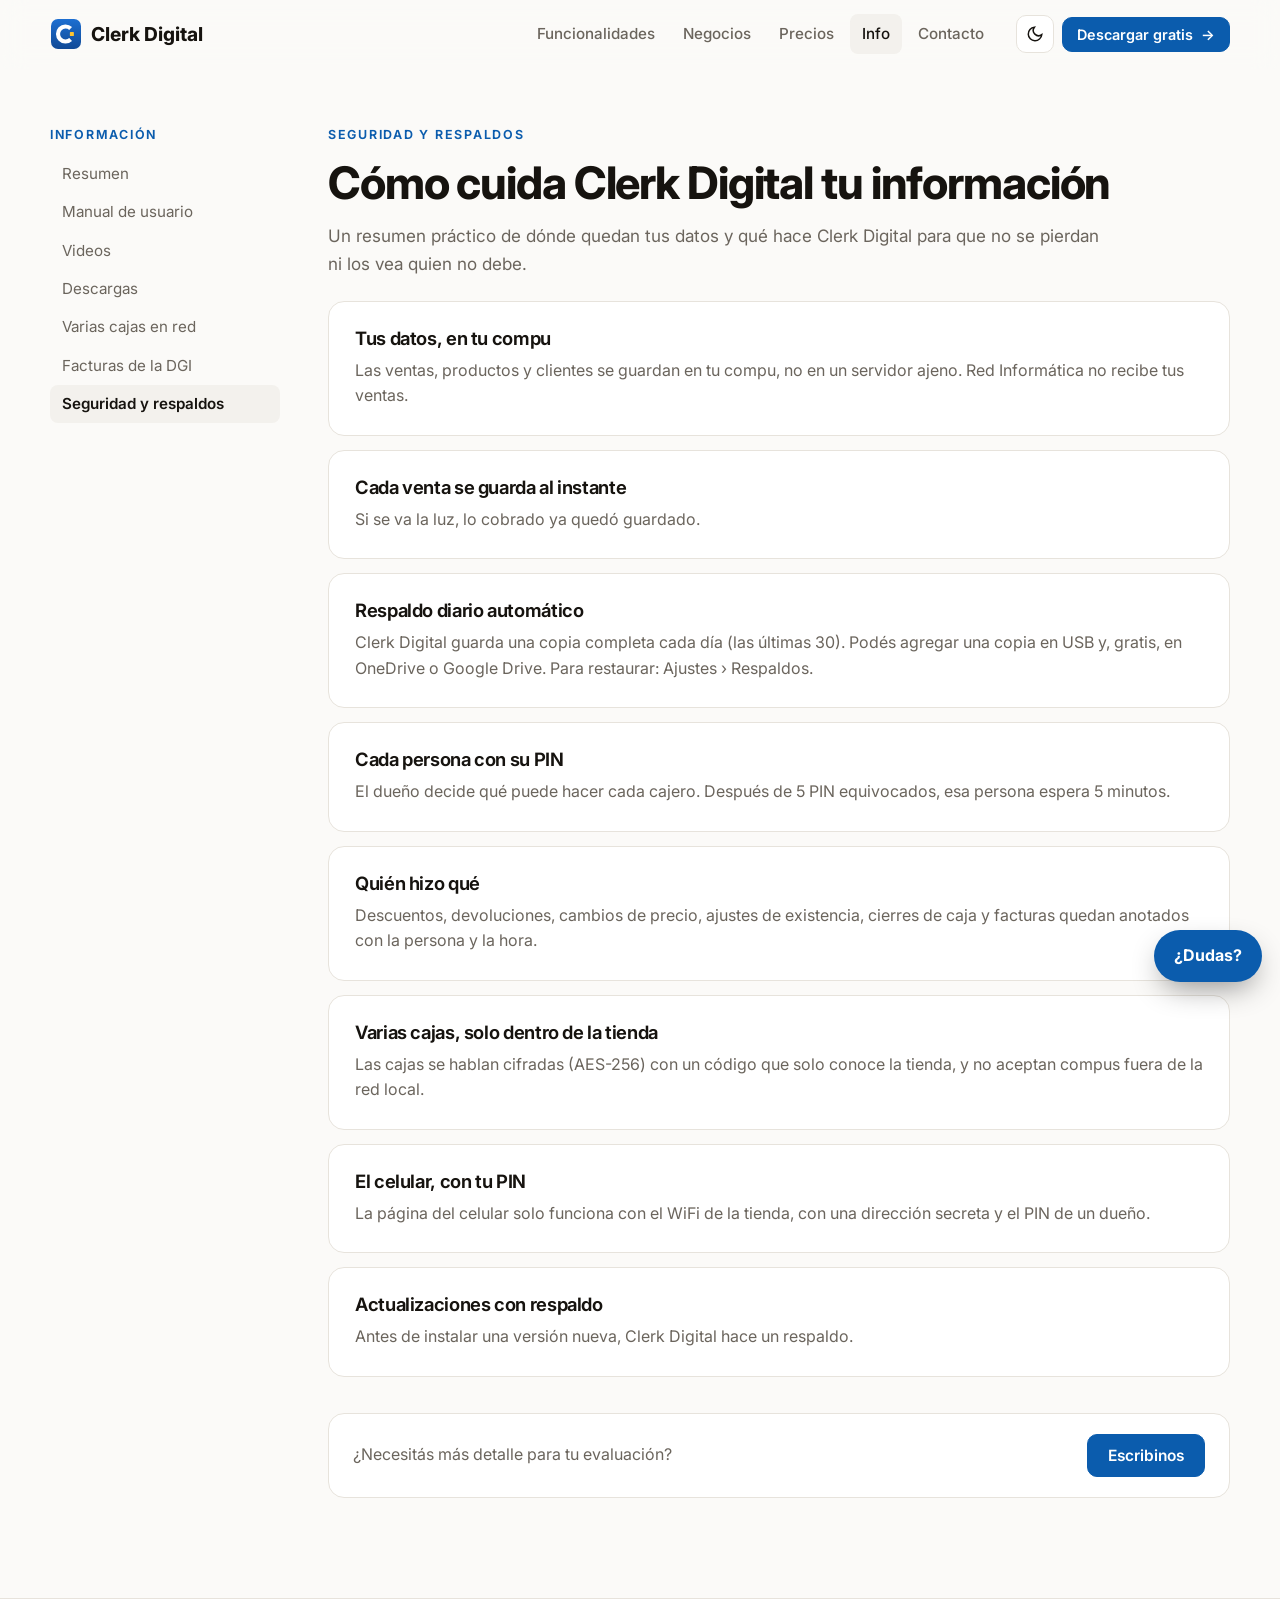
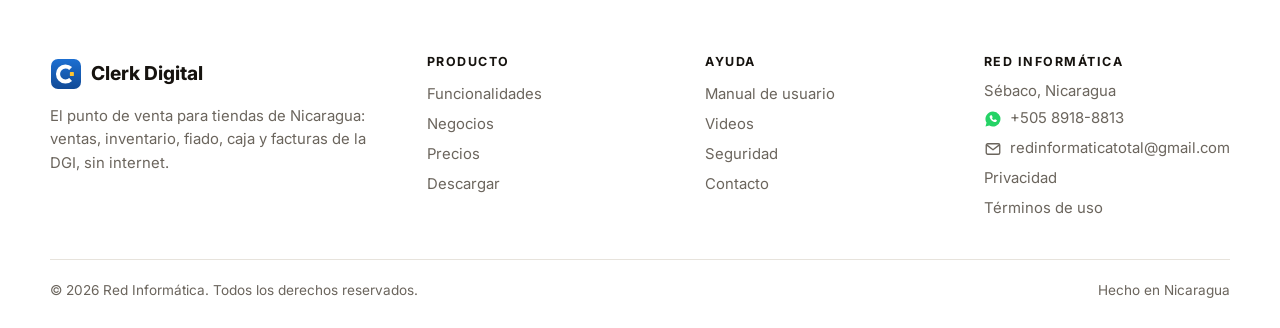
<file: info/seguridad/index.html>
<!doctype html>
<html lang="es-NI">
<head>
<meta charset="utf-8">
<meta name="viewport" content="width=device-width, initial-scale=1">
<title>Seguridad y respaldos · Clerk Digital</title>
<meta name="description" content="Tus datos se quedan en tu compu, con respaldo diario, PIN por persona, registro de quién hizo qué y conexión cifrada entre cajas.">
<meta name="theme-color" content="#0b5cad">
<meta property="og:type" content="website">
<meta property="og:title" content="Seguridad y respaldos · Clerk Digital">
<meta property="og:description" content="Tus datos se quedan en tu compu, con respaldo diario, PIN por persona, registro de quién hizo qué y conexión cifrada entre cajas.">
<meta property="og:image" content="../../img/cobrar.png">
<meta property="og:locale" content="es_NI">
<link rel="icon" type="image/png" href="../../img/icono.png">
<link rel="preconnect" href="https://fonts.googleapis.com">
<link rel="preconnect" href="https://fonts.gstatic.com" crossorigin>
<link rel="stylesheet" href="https://fonts.googleapis.com/css2?family=Fraunces:ital,opsz,wght@0,9..144,500;1,9..144,500&family=Inter:wght@400;500;600;700;800&display=swap">
<link rel="stylesheet" href="../../estilos.css?v=46f89e4a">
<script>try { const t = localStorage.getItem('tema'); if (t) document.documentElement.dataset.tema = t; } catch {}</script>
</head>
<body>
<a class="saltar" href="#contenido">Ir al contenido</a>
<div class="progreso" aria-hidden="true"></div>
<header class="barra">
  <div class="contenedor barra-in">
    <a class="marca" href="../../" aria-label="Clerk Digital, inicio"><img src="../../img/logo.svg" alt="" width="32" height="32">Clerk Digital</a>
    <nav class="menu" aria-label="Principal">
      <a href="../../funciones/">Funcionalidades</a>
      <a href="../../negocios/">Negocios</a>
      <a href="../../precios/">Precios</a>
      <a href="../../info/" aria-current="page">Info</a>
      <a href="../../contacto/">Contacto</a>
    </nav>
    <div class="acciones-barra">
      <button class="icono-boton" type="button" data-cambiar-tema aria-label="Cambiar entre modo claro y oscuro"><svg viewBox="0 0 24 24" fill="none" stroke="currentColor" stroke-width="2" stroke-linecap="round"><path d="M21 12.8A9 9 0 1 1 11.2 3a7 7 0 0 0 9.8 9.8z"/></svg></button>
      <a class="boton boton-chico" href="../../info/descargas/">Descargar gratis <span class="flecha">→</span></a>
      <button class="icono-boton solo-celular" type="button" data-menu aria-label="Abrir el menú" aria-expanded="false"><svg viewBox="0 0 24 24" fill="none" stroke="currentColor" stroke-width="2" stroke-linecap="round"><path d="M4 7h16M4 12h16M4 17h16"/></svg></button>
    </div>
  </div>
</header>
<nav class="menu-celular" aria-label="Menú">
  <a href="../../funciones/">Funcionalidades</a><a href="../../negocios/">Negocios</a><a href="../../precios/">Precios</a>
  <a href="../../info/">Info y videos</a><a href="../../contacto/">Contacto</a><a class="boton" href="../../info/descargas/">Descargar gratis</a>
</nav>

<main id="contenido">
<div class="contenedor info"><nav aria-label="Información"><p class="ceja">Información</p><a href="../../info/">Resumen</a><a href="../../info/manual/">Manual de usuario</a><a href="../../info/videos/">Videos</a><a href="../../info/descargas/">Descargas</a><a href="../../info/varias-cajas/">Varias cajas en red</a><a href="../../info/dgi/">Facturas de la DGI</a><a href="../../info/seguridad/" aria-current="page">Seguridad y respaldos</a></nav>
<div>
  <p class="ceja aparece">Seguridad y respaldos</p>
  <h1 class="aparece">Cómo cuida Clerk Digital tu información</h1>
  <p class="intro aparece">Un resumen práctico de dónde quedan tus datos y qué hace Clerk Digital para que no se pierdan ni los vea quien no debe.</p>
  <div class="lista-tarjetas" data-escalonar style="margin-top:24px">
    <div class="tarjeta"><h3>Tus datos, en tu compu</h3><p>Las ventas, productos y clientes se guardan en tu compu, no en un servidor ajeno. Red Informática no recibe tus ventas.</p></div>
    <div class="tarjeta"><h3>Cada venta se guarda al instante</h3><p>Si se va la luz, lo cobrado ya quedó guardado.</p></div>
    <div class="tarjeta"><h3>Respaldo diario automático</h3><p>Clerk Digital guarda una copia completa cada día (las últimas 30). Podés agregar una copia en USB y, gratis, en OneDrive o Google Drive. Para restaurar: Ajustes › Respaldos.</p></div>
    <div class="tarjeta"><h3>Cada persona con su PIN</h3><p>El dueño decide qué puede hacer cada cajero. Después de 5 PIN equivocados, esa persona espera 5 minutos.</p></div>
    <div class="tarjeta"><h3>Quién hizo qué</h3><p>Descuentos, devoluciones, cambios de precio, ajustes de existencia, cierres de caja y facturas quedan anotados con la persona y la hora.</p></div>
    <div class="tarjeta"><h3>Varias cajas, solo dentro de la tienda</h3><p>Las cajas se hablan cifradas (AES-256) con un código que solo conoce la tienda, y no aceptan compus fuera de la red local.</p></div>
    <div class="tarjeta"><h3>El celular, con tu PIN</h3><p>La página del celular solo funciona con el WiFi de la tienda, con una dirección secreta y el PIN de un dueño.</p></div>
    <div class="tarjeta"><h3>Actualizaciones con respaldo</h3><p>Antes de instalar una versión nueva, Clerk Digital hace un respaldo.</p></div>
  </div>
  <div class="franja aparece" style="margin-top:36px"><p>¿Necesitás más detalle para tu evaluación?</p><a class="boton" href="../../contacto/">Escribinos</a></div>
</div>
</div>

</main>

<footer class="pie">
  <div class="contenedor">
    <div class="pie-in">
      <div>
        <a class="marca" href="../../"><img src="../../img/logo.svg" alt="" width="32" height="32">Clerk Digital</a>
        <p style="margin-top:12px">El punto de venta para tiendas de Nicaragua: ventas, inventario, fiado, caja y facturas de la DGI, sin internet.</p>
      </div>
      <div><h4>Producto</h4><a href="../../funciones/">Funcionalidades</a><a href="../../negocios/">Negocios</a><a href="../../precios/">Precios</a><a href="../../info/descargas/">Descargar</a></div>
      <div><h4>Ayuda</h4><a href="../../info/manual/">Manual de usuario</a><a href="../../info/videos/">Videos</a><a href="../../info/seguridad/">Seguridad</a><a href="../../contacto/">Contacto</a></div>
      <div><h4>Red Informática</h4><span>Sébaco, Nicaragua</span><a class="con-icono" href="https://wa.me/50589188813" rel="noopener" target="_blank"><svg class="ico" viewBox="0 0 24 24" width="18" height="18" aria-hidden="true"><path d="M12 2a10 10 0 0 0-8.6 15.1L2 22l5-1.3A10 10 0 1 0 12 2z" fill="#25D366"/><path d="M8.6 7.3c.2-.4.5-.4.8-.4h.6c.2 0 .4 0 .6.5l.8 1.9c.1.2.1.4 0 .6l-.5.7c-.1.2-.2.3 0 .6.5.9 1.2 1.6 2.1 2.1.3.2.4.1.6-.1l.7-.8c.2-.2.4-.2.6-.1l1.8.9c.3.1.4.2.4.4 0 .5-.1 1.2-.6 1.6-.5.5-1.3.8-2 .7-1.2-.1-3.2-.9-4.7-2.4S7.6 10.3 7.5 9.1c0-.7.4-1.4 1.1-1.8z" fill="#fff"/></svg>+505 8918-8813</a><a class="con-icono" href="mailto:redinformaticatotal@gmail.com"><svg class="ico" viewBox="0 0 24 24" width="18" height="18" fill="none" stroke="currentColor" stroke-width="1.8" stroke-linecap="round" stroke-linejoin="round" aria-hidden="true"><rect x="3" y="5" width="18" height="14" rx="2"/><path d="m3.5 6.5 8.5 6.5 8.5-6.5"/></svg>redinformaticatotal@gmail.com</a><a href="../../legal/privacidad/">Privacidad</a><a href="../../legal/terminos/">Términos de uso</a></div>
    </div>
    <div class="derechos"><span>© 2026 Red Informática. Todos los derechos reservados.</span><span>Hecho en Nicaragua</span></div>
  </div>
</footer>
<a class="dudas" href="../../contacto/">¿Dudas?</a>
<script src="../../sitio.js?v=2168765a" defer></script>
</body>
</html>
</file>
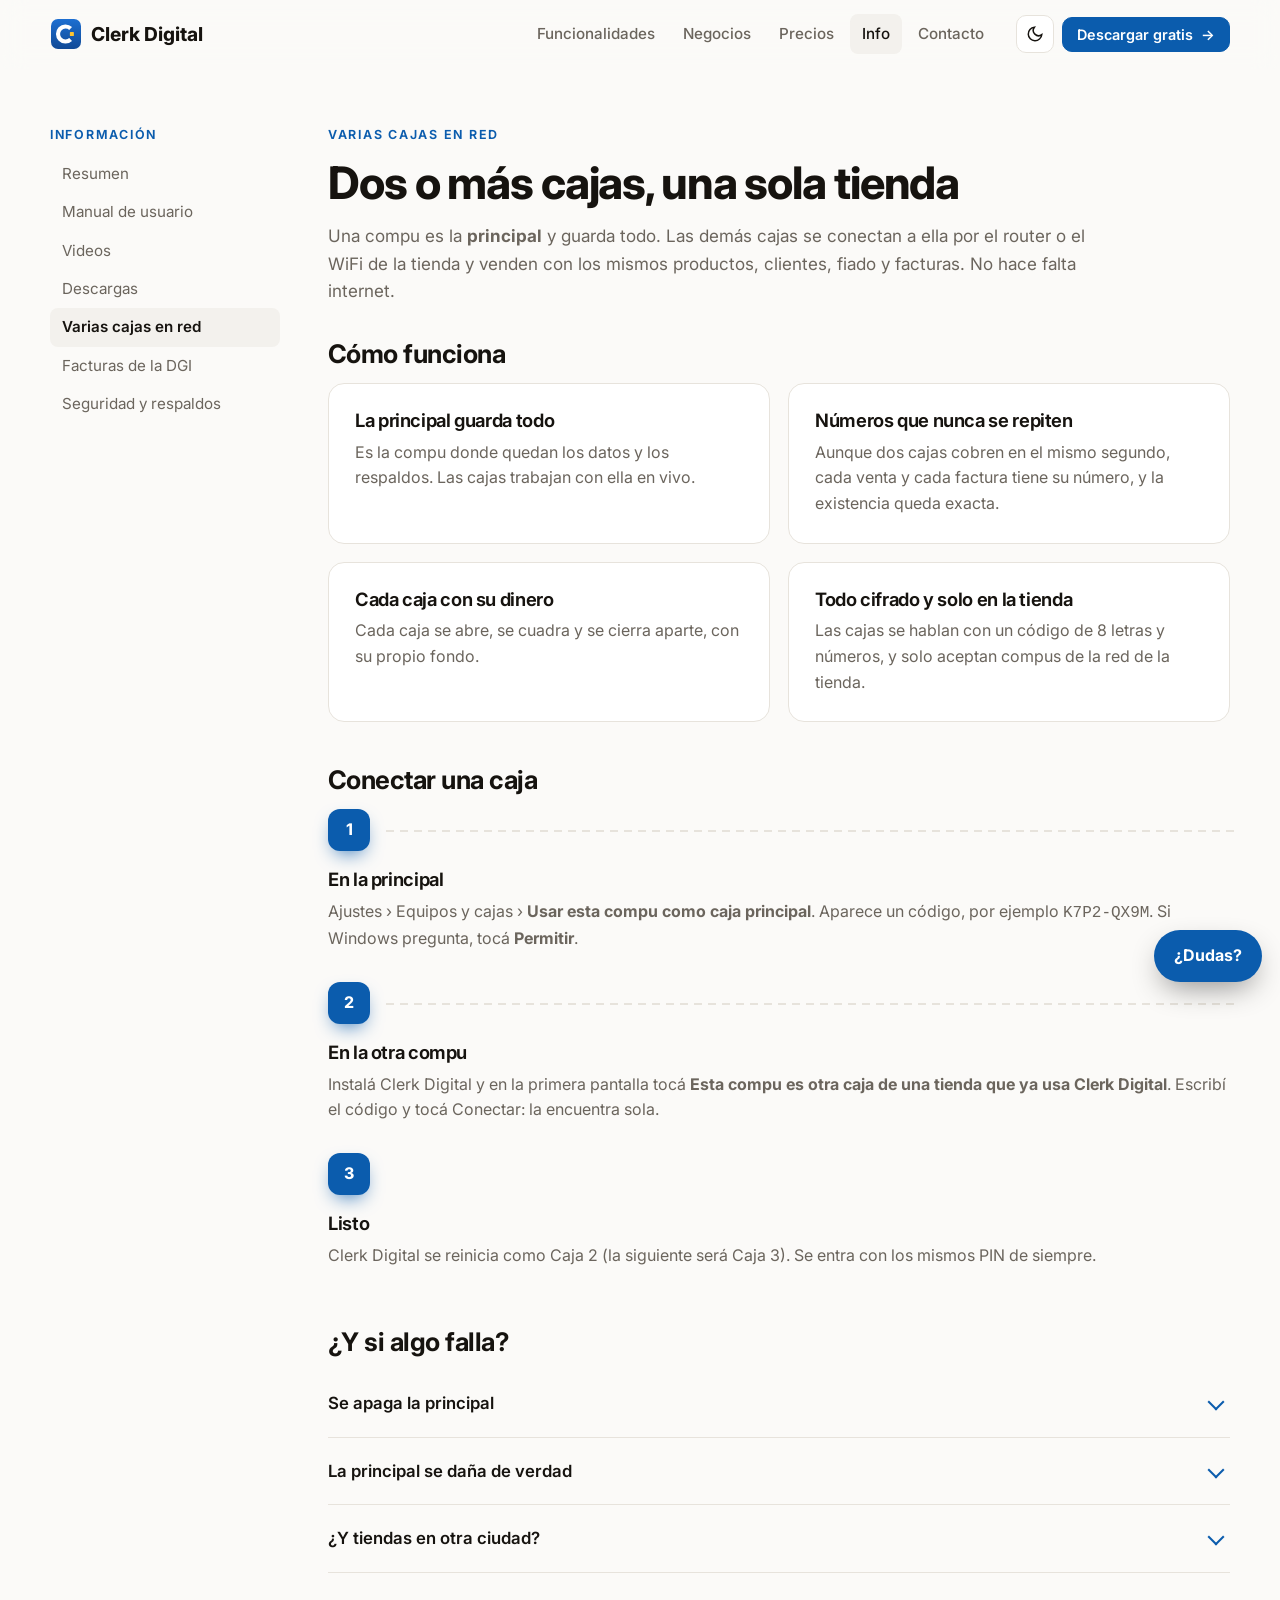
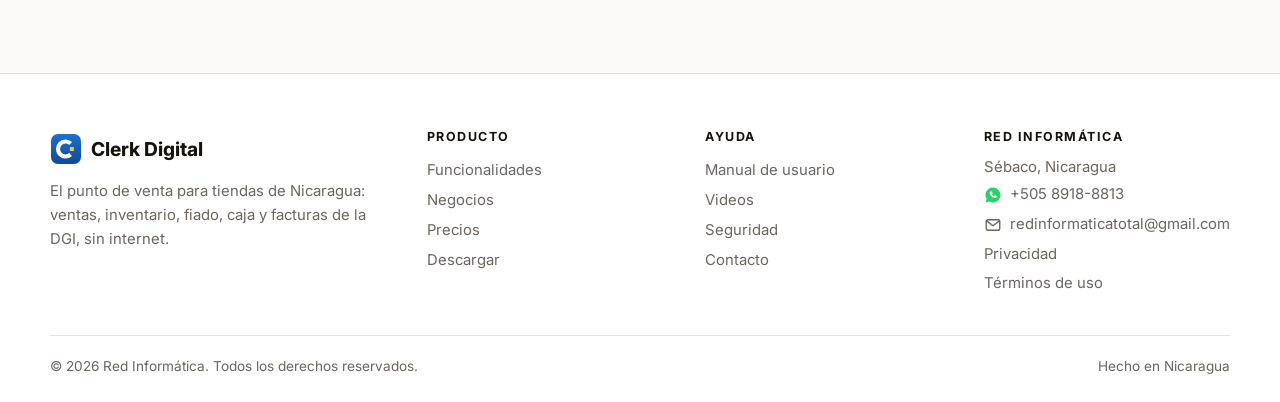
<file: info/varias-cajas/index.html>
<!doctype html>
<html lang="es-NI">
<head>
<meta charset="utf-8">
<meta name="viewport" content="width=device-width, initial-scale=1">
<title>Varias cajas en red · Clerk Digital</title>
<meta name="description" content="Dos o más compus cobrando juntas con los mismos productos, clientes y facturas, por el router o el WiFi de la tienda, sin internet.">
<meta name="theme-color" content="#0b5cad">
<meta property="og:type" content="website">
<meta property="og:title" content="Varias cajas en red · Clerk Digital">
<meta property="og:description" content="Dos o más compus cobrando juntas con los mismos productos, clientes y facturas, por el router o el WiFi de la tienda, sin internet.">
<meta property="og:image" content="../../img/cobrar.png">
<meta property="og:locale" content="es_NI">
<link rel="icon" type="image/png" href="../../img/icono.png">
<link rel="preconnect" href="https://fonts.googleapis.com">
<link rel="preconnect" href="https://fonts.gstatic.com" crossorigin>
<link rel="stylesheet" href="https://fonts.googleapis.com/css2?family=Fraunces:ital,opsz,wght@0,9..144,500;1,9..144,500&family=Inter:wght@400;500;600;700;800&display=swap">
<link rel="stylesheet" href="../../estilos.css?v=46f89e4a">
<script>try { const t = localStorage.getItem('tema'); if (t) document.documentElement.dataset.tema = t; } catch {}</script>
</head>
<body>
<a class="saltar" href="#contenido">Ir al contenido</a>
<div class="progreso" aria-hidden="true"></div>
<header class="barra">
  <div class="contenedor barra-in">
    <a class="marca" href="../../" aria-label="Clerk Digital, inicio"><img src="../../img/logo.svg" alt="" width="32" height="32">Clerk Digital</a>
    <nav class="menu" aria-label="Principal">
      <a href="../../funciones/">Funcionalidades</a>
      <a href="../../negocios/">Negocios</a>
      <a href="../../precios/">Precios</a>
      <a href="../../info/" aria-current="page">Info</a>
      <a href="../../contacto/">Contacto</a>
    </nav>
    <div class="acciones-barra">
      <button class="icono-boton" type="button" data-cambiar-tema aria-label="Cambiar entre modo claro y oscuro"><svg viewBox="0 0 24 24" fill="none" stroke="currentColor" stroke-width="2" stroke-linecap="round"><path d="M21 12.8A9 9 0 1 1 11.2 3a7 7 0 0 0 9.8 9.8z"/></svg></button>
      <a class="boton boton-chico" href="../../info/descargas/">Descargar gratis <span class="flecha">→</span></a>
      <button class="icono-boton solo-celular" type="button" data-menu aria-label="Abrir el menú" aria-expanded="false"><svg viewBox="0 0 24 24" fill="none" stroke="currentColor" stroke-width="2" stroke-linecap="round"><path d="M4 7h16M4 12h16M4 17h16"/></svg></button>
    </div>
  </div>
</header>
<nav class="menu-celular" aria-label="Menú">
  <a href="../../funciones/">Funcionalidades</a><a href="../../negocios/">Negocios</a><a href="../../precios/">Precios</a>
  <a href="../../info/">Info y videos</a><a href="../../contacto/">Contacto</a><a class="boton" href="../../info/descargas/">Descargar gratis</a>
</nav>

<main id="contenido">
<div class="contenedor info"><nav aria-label="Información"><p class="ceja">Información</p><a href="../../info/">Resumen</a><a href="../../info/manual/">Manual de usuario</a><a href="../../info/videos/">Videos</a><a href="../../info/descargas/">Descargas</a><a href="../../info/varias-cajas/" aria-current="page">Varias cajas en red</a><a href="../../info/dgi/">Facturas de la DGI</a><a href="../../info/seguridad/">Seguridad y respaldos</a></nav>
<div>
  <p class="ceja aparece">Varias cajas en red</p>
  <h1 class="aparece">Dos o más cajas, una sola tienda</h1>
  <p class="intro aparece">Una compu es la <b>principal</b> y guarda todo. Las demás cajas se conectan a ella por el router o el WiFi de la tienda y venden con los mismos productos, clientes, fiado y facturas. No hace falta internet.</p>
  <h2 class="aparece" style="font-size:1.6rem;margin-top:36px">Cómo funciona</h2>
  <div class="rejilla dos" data-escalonar style="margin-top:14px">
    <div class="tarjeta"><h3>La principal guarda todo</h3><p>Es la compu donde quedan los datos y los respaldos. Las cajas trabajan con ella en vivo.</p></div>
    <div class="tarjeta"><h3>Números que nunca se repiten</h3><p>Aunque dos cajas cobren en el mismo segundo, cada venta y cada factura tiene su número, y la existencia queda exacta.</p></div>
    <div class="tarjeta"><h3>Cada caja con su dinero</h3><p>Cada caja se abre, se cuadra y se cierra aparte, con su propio fondo.</p></div>
    <div class="tarjeta"><h3>Todo cifrado y solo en la tienda</h3><p>Las cajas se hablan con un código de 8 letras y números, y solo aceptan compus de la red de la tienda.</p></div>
  </div>
  <h2 class="aparece" style="font-size:1.6rem;margin-top:44px">Conectar una caja</h2>
  <ol class="pasos" data-escalonar style="grid-template-columns:1fr;gap:14px;margin-top:14px">
    <li><h3>En la principal</h3><p>Ajustes › Equipos y cajas › <b>Usar esta compu como caja principal</b>. Aparece un código, por ejemplo <code>K7P2-QX9M</code>. Si Windows pregunta, tocá <b>Permitir</b>.</p></li>
    <li><h3>En la otra compu</h3><p>Instalá Clerk Digital y en la primera pantalla tocá <b>Esta compu es otra caja de una tienda que ya usa Clerk Digital</b>. Escribí el código y tocá Conectar: la encuentra sola.</p></li>
    <li><h3>Listo</h3><p>Clerk Digital se reinicia como Caja 2 (la siguiente será Caja 3). Se entra con los mismos PIN de siempre.</p></li>
  </ol>
  <h2 class="aparece" style="font-size:1.6rem;margin-top:44px">¿Y si algo falla?</h2>
  <details class="pregunta"><summary>Se apaga la principal</summary><div class="respuesta"><p>Las otras cajas muestran un aviso rojo y no cobran hasta que vuelva, para no inventar números de venta ni de factura. Se reconectan solas.</p></div></details>
  <details class="pregunta"><summary>La principal se daña de verdad</summary><div class="respuesta"><p>Cada caja guarda una copia al día de los datos. Con el PIN de un dueño, una caja se convierte en la nueva principal y las demás la encuentran solas. Si la vieja se repara, avisa y ofrece volverse caja de la nueva.</p></div></details>
  <details class="pregunta"><summary>¿Y tiendas en otra ciudad?</summary><div class="respuesta"><p>Para eso están las sucursales: cada una manda su resumen por WhatsApp o USB y la principal ve todo junto, también los traslados de mercadería.</p></div></details>
</div>
</div>

</main>

<footer class="pie">
  <div class="contenedor">
    <div class="pie-in">
      <div>
        <a class="marca" href="../../"><img src="../../img/logo.svg" alt="" width="32" height="32">Clerk Digital</a>
        <p style="margin-top:12px">El punto de venta para tiendas de Nicaragua: ventas, inventario, fiado, caja y facturas de la DGI, sin internet.</p>
      </div>
      <div><h4>Producto</h4><a href="../../funciones/">Funcionalidades</a><a href="../../negocios/">Negocios</a><a href="../../precios/">Precios</a><a href="../../info/descargas/">Descargar</a></div>
      <div><h4>Ayuda</h4><a href="../../info/manual/">Manual de usuario</a><a href="../../info/videos/">Videos</a><a href="../../info/seguridad/">Seguridad</a><a href="../../contacto/">Contacto</a></div>
      <div><h4>Red Informática</h4><span>Sébaco, Nicaragua</span><a class="con-icono" href="https://wa.me/50589188813" rel="noopener" target="_blank"><svg class="ico" viewBox="0 0 24 24" width="18" height="18" aria-hidden="true"><path d="M12 2a10 10 0 0 0-8.6 15.1L2 22l5-1.3A10 10 0 1 0 12 2z" fill="#25D366"/><path d="M8.6 7.3c.2-.4.5-.4.8-.4h.6c.2 0 .4 0 .6.5l.8 1.9c.1.2.1.4 0 .6l-.5.7c-.1.2-.2.3 0 .6.5.9 1.2 1.6 2.1 2.1.3.2.4.1.6-.1l.7-.8c.2-.2.4-.2.6-.1l1.8.9c.3.1.4.2.4.4 0 .5-.1 1.2-.6 1.6-.5.5-1.3.8-2 .7-1.2-.1-3.2-.9-4.7-2.4S7.6 10.3 7.5 9.1c0-.7.4-1.4 1.1-1.8z" fill="#fff"/></svg>+505 8918-8813</a><a class="con-icono" href="mailto:redinformaticatotal@gmail.com"><svg class="ico" viewBox="0 0 24 24" width="18" height="18" fill="none" stroke="currentColor" stroke-width="1.8" stroke-linecap="round" stroke-linejoin="round" aria-hidden="true"><rect x="3" y="5" width="18" height="14" rx="2"/><path d="m3.5 6.5 8.5 6.5 8.5-6.5"/></svg>redinformaticatotal@gmail.com</a><a href="../../legal/privacidad/">Privacidad</a><a href="../../legal/terminos/">Términos de uso</a></div>
    </div>
    <div class="derechos"><span>© 2026 Red Informática. Todos los derechos reservados.</span><span>Hecho en Nicaragua</span></div>
  </div>
</footer>
<a class="dudas" href="../../contacto/">¿Dudas?</a>
<script src="../../sitio.js?v=2168765a" defer></script>
</body>
</html>
</file>
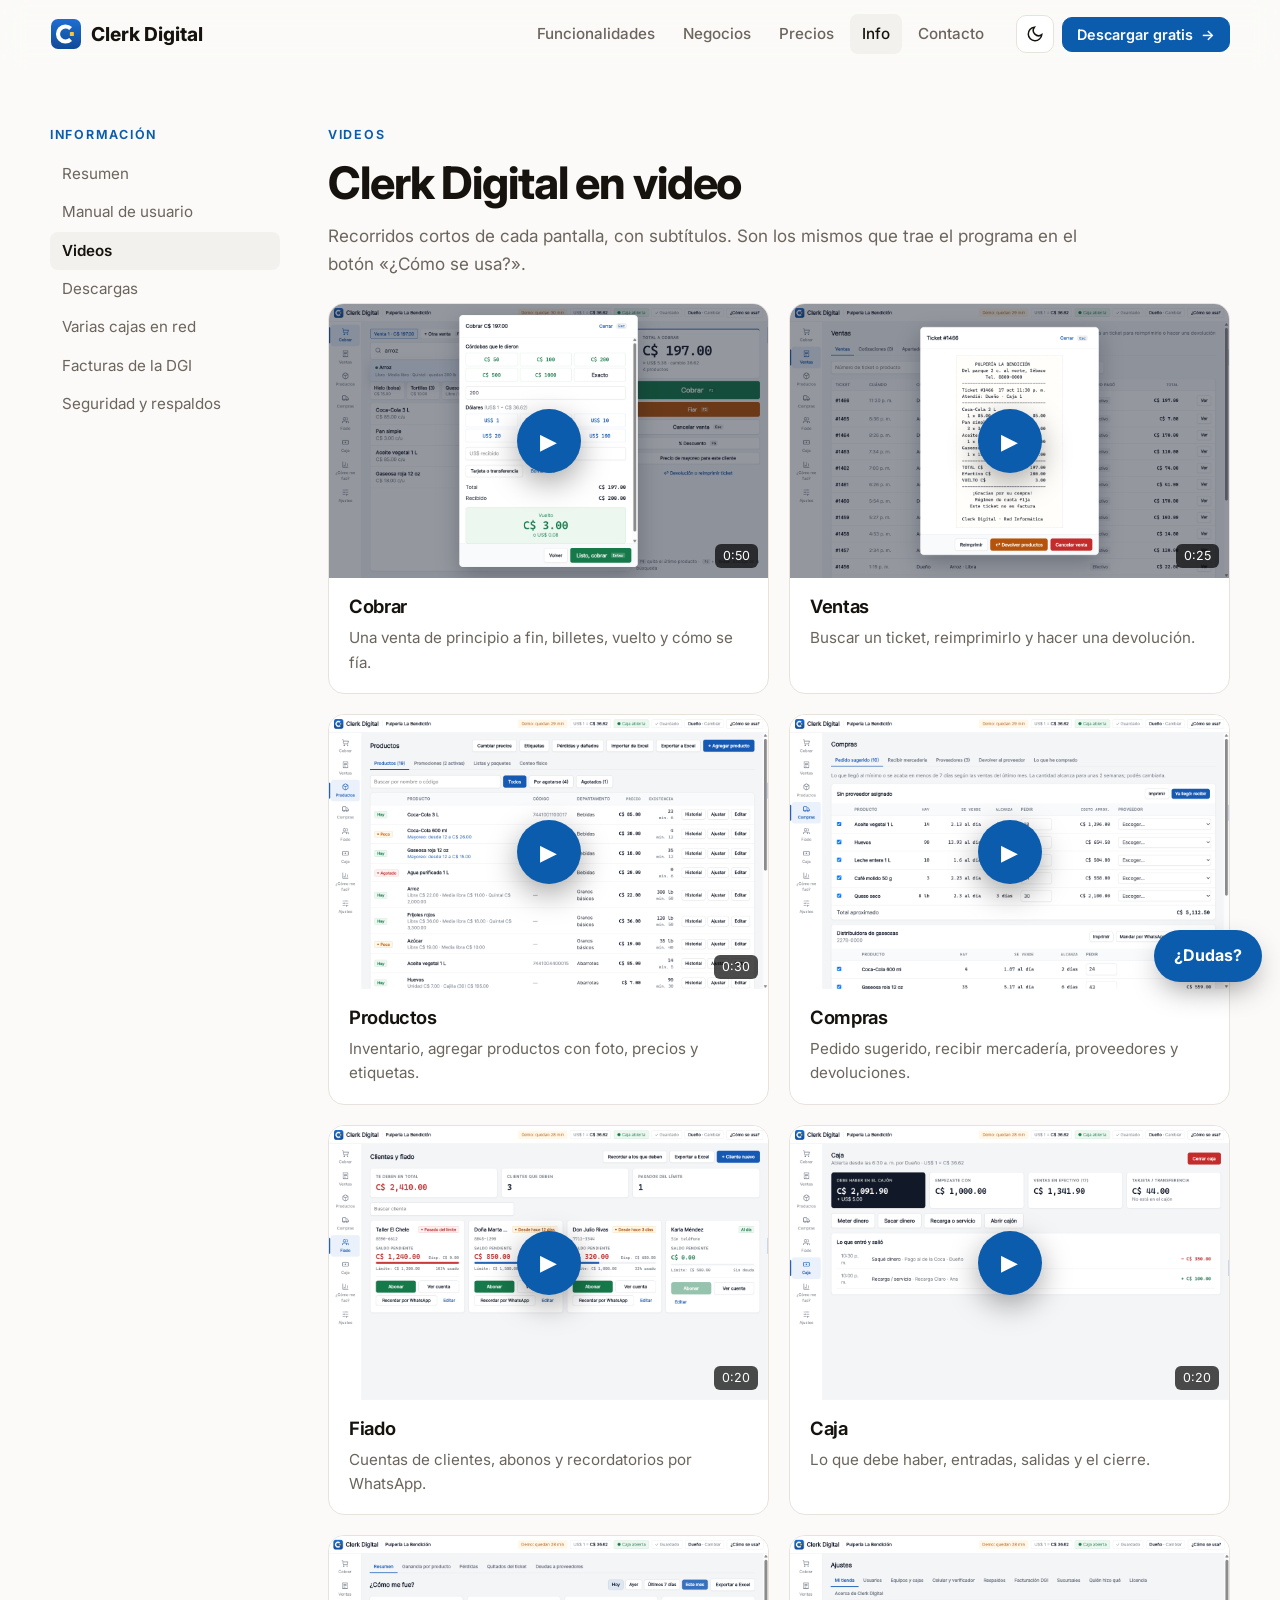
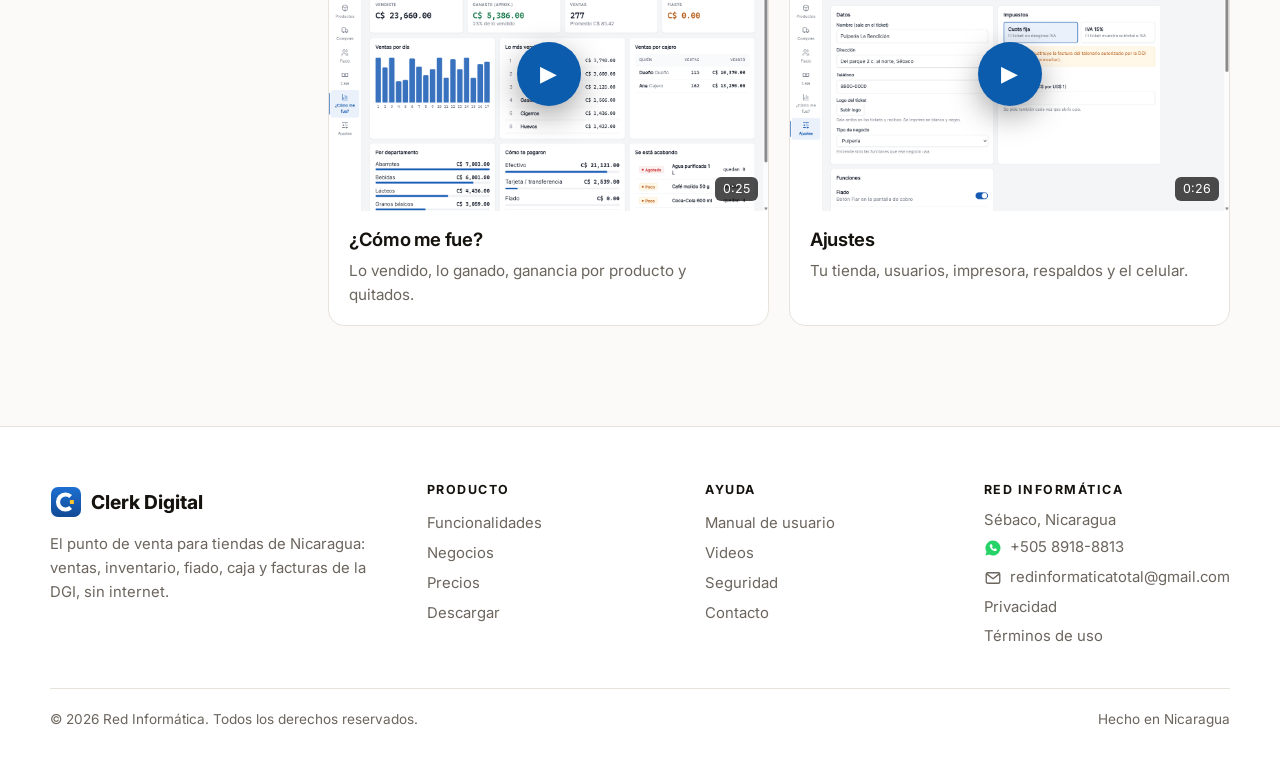
<file: info/videos/index.html>
<!doctype html>
<html lang="es-NI">
<head>
<meta charset="utf-8">
<meta name="viewport" content="width=device-width, initial-scale=1">
<title>Videos · Clerk Digital</title>
<meta name="description" content="Videos cortos de cada pantalla de Clerk Digital: cobrar, ventas, productos, compras, fiado, caja, reportes y ajustes.">
<meta name="theme-color" content="#0b5cad">
<meta property="og:type" content="website">
<meta property="og:title" content="Videos · Clerk Digital">
<meta property="og:description" content="Videos cortos de cada pantalla de Clerk Digital: cobrar, ventas, productos, compras, fiado, caja, reportes y ajustes.">
<meta property="og:image" content="../../img/cobrar.png">
<meta property="og:locale" content="es_NI">
<link rel="icon" type="image/png" href="../../img/icono.png">
<link rel="preconnect" href="https://fonts.googleapis.com">
<link rel="preconnect" href="https://fonts.gstatic.com" crossorigin>
<link rel="stylesheet" href="https://fonts.googleapis.com/css2?family=Fraunces:ital,opsz,wght@0,9..144,500;1,9..144,500&family=Inter:wght@400;500;600;700;800&display=swap">
<link rel="stylesheet" href="../../estilos.css?v=46f89e4a">
<script>try { const t = localStorage.getItem('tema'); if (t) document.documentElement.dataset.tema = t; } catch {}</script>
</head>
<body>
<a class="saltar" href="#contenido">Ir al contenido</a>
<div class="progreso" aria-hidden="true"></div>
<header class="barra">
  <div class="contenedor barra-in">
    <a class="marca" href="../../" aria-label="Clerk Digital, inicio"><img src="../../img/logo.svg" alt="" width="32" height="32">Clerk Digital</a>
    <nav class="menu" aria-label="Principal">
      <a href="../../funciones/">Funcionalidades</a>
      <a href="../../negocios/">Negocios</a>
      <a href="../../precios/">Precios</a>
      <a href="../../info/" aria-current="page">Info</a>
      <a href="../../contacto/">Contacto</a>
    </nav>
    <div class="acciones-barra">
      <button class="icono-boton" type="button" data-cambiar-tema aria-label="Cambiar entre modo claro y oscuro"><svg viewBox="0 0 24 24" fill="none" stroke="currentColor" stroke-width="2" stroke-linecap="round"><path d="M21 12.8A9 9 0 1 1 11.2 3a7 7 0 0 0 9.8 9.8z"/></svg></button>
      <a class="boton boton-chico" href="../../info/descargas/">Descargar gratis <span class="flecha">→</span></a>
      <button class="icono-boton solo-celular" type="button" data-menu aria-label="Abrir el menú" aria-expanded="false"><svg viewBox="0 0 24 24" fill="none" stroke="currentColor" stroke-width="2" stroke-linecap="round"><path d="M4 7h16M4 12h16M4 17h16"/></svg></button>
    </div>
  </div>
</header>
<nav class="menu-celular" aria-label="Menú">
  <a href="../../funciones/">Funcionalidades</a><a href="../../negocios/">Negocios</a><a href="../../precios/">Precios</a>
  <a href="../../info/">Info y videos</a><a href="../../contacto/">Contacto</a><a class="boton" href="../../info/descargas/">Descargar gratis</a>
</nav>

<main id="contenido">
<div class="contenedor info"><nav aria-label="Información"><p class="ceja">Información</p><a href="../../info/">Resumen</a><a href="../../info/manual/">Manual de usuario</a><a href="../../info/videos/" aria-current="page">Videos</a><a href="../../info/descargas/">Descargas</a><a href="../../info/varias-cajas/">Varias cajas en red</a><a href="../../info/dgi/">Facturas de la DGI</a><a href="../../info/seguridad/">Seguridad y respaldos</a></nav>
<div>
  <p class="ceja aparece">Videos</p>
  <h1 class="aparece">Clerk Digital en video</h1>
  <p class="intro aparece">Recorridos cortos de cada pantalla, con subtítulos. Son los mismos que trae el programa en el botón «¿Cómo se usa?».</p>
  <div class="videos" data-escalonar style="margin-top:26px">
    <article class="tarjeta video"><div class="cubierta" data-video="../../videos/cobrar.webm" style="background-image:url(../../img/capturas/10-cobrar-cobro.png)"><button class="play" type="button" aria-label="Ver: Cobrar">▶</button><span class="duracion">0:50</span></div><div class="texto"><h3>Cobrar</h3><p>Una venta de principio a fin, billetes, vuelto y cómo se fía.</p></div></article>
    <article class="tarjeta video"><div class="cubierta" data-video="../../videos/ventas.webm" style="background-image:url(../../img/capturas/19-ventas-ticket.png)"><button class="play" type="button" aria-label="Ver: Ventas">▶</button><span class="duracion">0:25</span></div><div class="texto"><h3>Ventas</h3><p>Buscar un ticket, reimprimirlo y hacer una devolución.</p></div></article>
    <article class="tarjeta video"><div class="cubierta" data-video="../../videos/productos.webm" style="background-image:url(../../img/capturas/24-productos.png)"><button class="play" type="button" aria-label="Ver: Productos">▶</button><span class="duracion">0:30</span></div><div class="texto"><h3>Productos</h3><p>Inventario, agregar productos con foto, precios y etiquetas.</p></div></article>
    <article class="tarjeta video"><div class="cubierta" data-video="../../videos/compras.webm" style="background-image:url(../../img/capturas/37-compras-pedido-sugerido.png)"><button class="play" type="button" aria-label="Ver: Compras">▶</button><span class="duracion">0:28</span></div><div class="texto"><h3>Compras</h3><p>Pedido sugerido, recibir mercadería, proveedores y devoluciones.</p></div></article>
    <article class="tarjeta video"><div class="cubierta" data-video="../../videos/clientes.webm" style="background-image:url(../../img/capturas/41-fiado.png)"><button class="play" type="button" aria-label="Ver: Fiado">▶</button><span class="duracion">0:20</span></div><div class="texto"><h3>Fiado</h3><p>Cuentas de clientes, abonos y recordatorios por WhatsApp.</p></div></article>
    <article class="tarjeta video"><div class="cubierta" data-video="../../videos/caja.webm" style="background-image:url(../../img/capturas/46-caja.png)"><button class="play" type="button" aria-label="Ver: Caja">▶</button><span class="duracion">0:20</span></div><div class="texto"><h3>Caja</h3><p>Lo que debe haber, entradas, salidas y el cierre.</p></div></article>
    <article class="tarjeta video"><div class="cubierta" data-video="../../videos/reporte.webm" style="background-image:url(../../img/capturas/52-como-me-fue-mes.png)"><button class="play" type="button" aria-label="Ver: ¿Cómo me fue?">▶</button><span class="duracion">0:25</span></div><div class="texto"><h3>¿Cómo me fue?</h3><p>Lo vendido, lo ganado, ganancia por producto y quitados.</p></div></article>
    <article class="tarjeta video"><div class="cubierta" data-video="../../videos/ajustes.webm" style="background-image:url(../../img/capturas/53-ajustes-mi-tienda.png)"><button class="play" type="button" aria-label="Ver: Ajustes">▶</button><span class="duracion">0:26</span></div><div class="texto"><h3>Ajustes</h3><p>Tu tienda, usuarios, impresora, respaldos y el celular.</p></div></article>
  </div>
</div>
</div>

</main>

<footer class="pie">
  <div class="contenedor">
    <div class="pie-in">
      <div>
        <a class="marca" href="../../"><img src="../../img/logo.svg" alt="" width="32" height="32">Clerk Digital</a>
        <p style="margin-top:12px">El punto de venta para tiendas de Nicaragua: ventas, inventario, fiado, caja y facturas de la DGI, sin internet.</p>
      </div>
      <div><h4>Producto</h4><a href="../../funciones/">Funcionalidades</a><a href="../../negocios/">Negocios</a><a href="../../precios/">Precios</a><a href="../../info/descargas/">Descargar</a></div>
      <div><h4>Ayuda</h4><a href="../../info/manual/">Manual de usuario</a><a href="../../info/videos/">Videos</a><a href="../../info/seguridad/">Seguridad</a><a href="../../contacto/">Contacto</a></div>
      <div><h4>Red Informática</h4><span>Sébaco, Nicaragua</span><a class="con-icono" href="https://wa.me/50589188813" rel="noopener" target="_blank"><svg class="ico" viewBox="0 0 24 24" width="18" height="18" aria-hidden="true"><path d="M12 2a10 10 0 0 0-8.6 15.1L2 22l5-1.3A10 10 0 1 0 12 2z" fill="#25D366"/><path d="M8.6 7.3c.2-.4.5-.4.8-.4h.6c.2 0 .4 0 .6.5l.8 1.9c.1.2.1.4 0 .6l-.5.7c-.1.2-.2.3 0 .6.5.9 1.2 1.6 2.1 2.1.3.2.4.1.6-.1l.7-.8c.2-.2.4-.2.6-.1l1.8.9c.3.1.4.2.4.4 0 .5-.1 1.2-.6 1.6-.5.5-1.3.8-2 .7-1.2-.1-3.2-.9-4.7-2.4S7.6 10.3 7.5 9.1c0-.7.4-1.4 1.1-1.8z" fill="#fff"/></svg>+505 8918-8813</a><a class="con-icono" href="mailto:redinformaticatotal@gmail.com"><svg class="ico" viewBox="0 0 24 24" width="18" height="18" fill="none" stroke="currentColor" stroke-width="1.8" stroke-linecap="round" stroke-linejoin="round" aria-hidden="true"><rect x="3" y="5" width="18" height="14" rx="2"/><path d="m3.5 6.5 8.5 6.5 8.5-6.5"/></svg>redinformaticatotal@gmail.com</a><a href="../../legal/privacidad/">Privacidad</a><a href="../../legal/terminos/">Términos de uso</a></div>
    </div>
    <div class="derechos"><span>© 2026 Red Informática. Todos los derechos reservados.</span><span>Hecho en Nicaragua</span></div>
  </div>
</footer>
<a class="dudas" href="../../contacto/">¿Dudas?</a>
<script src="../../sitio.js?v=2168765a" defer></script>
</body>
</html>
</file>
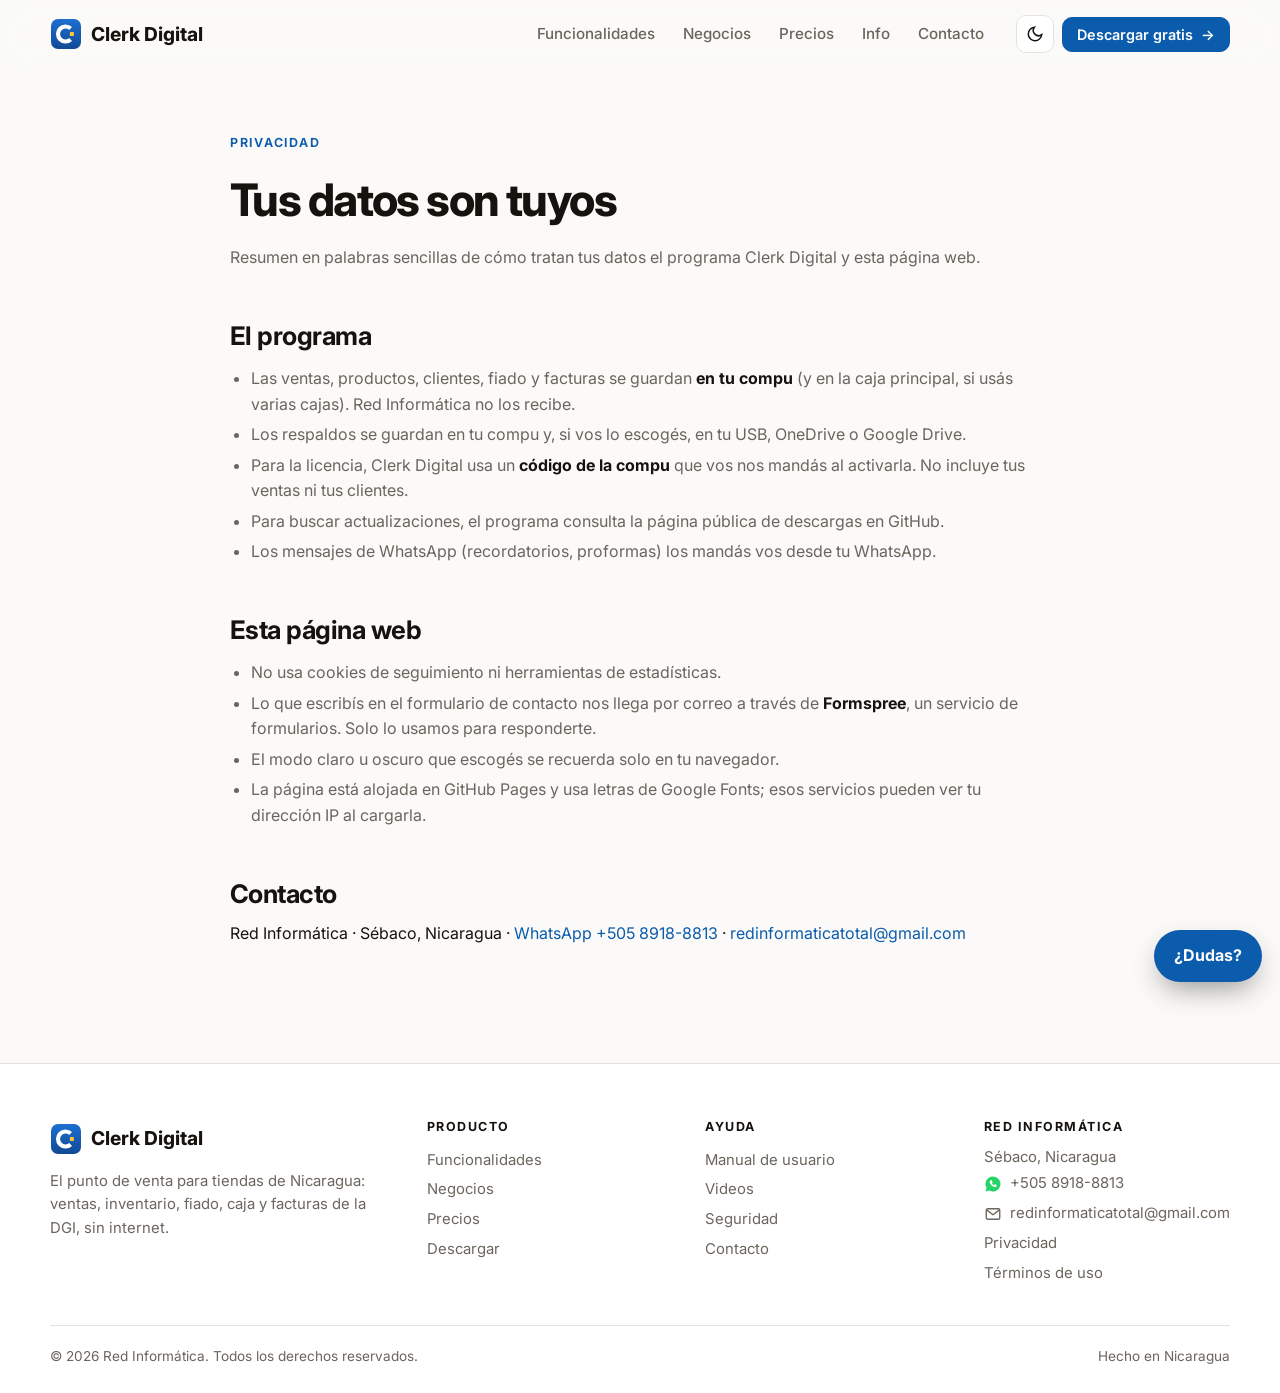
<file: legal/privacidad/index.html>
<!doctype html>
<html lang="es-NI">
<head>
<meta charset="utf-8">
<meta name="viewport" content="width=device-width, initial-scale=1">
<title>Privacidad · Clerk Digital</title>
<meta name="description" content="Qué datos usa Clerk Digital y esta página web, y qué no.">
<meta name="theme-color" content="#0b5cad">
<meta property="og:type" content="website">
<meta property="og:title" content="Privacidad · Clerk Digital">
<meta property="og:description" content="Qué datos usa Clerk Digital y esta página web, y qué no.">
<meta property="og:image" content="../../img/cobrar.png">
<meta property="og:locale" content="es_NI">
<link rel="icon" type="image/png" href="../../img/icono.png">
<link rel="preconnect" href="https://fonts.googleapis.com">
<link rel="preconnect" href="https://fonts.gstatic.com" crossorigin>
<link rel="stylesheet" href="https://fonts.googleapis.com/css2?family=Fraunces:ital,opsz,wght@0,9..144,500;1,9..144,500&family=Inter:wght@400;500;600;700;800&display=swap">
<link rel="stylesheet" href="../../estilos.css?v=46f89e4a">
<script>try { const t = localStorage.getItem('tema'); if (t) document.documentElement.dataset.tema = t; } catch {}</script>
</head>
<body>
<a class="saltar" href="#contenido">Ir al contenido</a>
<div class="progreso" aria-hidden="true"></div>
<header class="barra">
  <div class="contenedor barra-in">
    <a class="marca" href="../../" aria-label="Clerk Digital, inicio"><img src="../../img/logo.svg" alt="" width="32" height="32">Clerk Digital</a>
    <nav class="menu" aria-label="Principal">
      <a href="../../funciones/">Funcionalidades</a>
      <a href="../../negocios/">Negocios</a>
      <a href="../../precios/">Precios</a>
      <a href="../../info/">Info</a>
      <a href="../../contacto/">Contacto</a>
    </nav>
    <div class="acciones-barra">
      <button class="icono-boton" type="button" data-cambiar-tema aria-label="Cambiar entre modo claro y oscuro"><svg viewBox="0 0 24 24" fill="none" stroke="currentColor" stroke-width="2" stroke-linecap="round"><path d="M21 12.8A9 9 0 1 1 11.2 3a7 7 0 0 0 9.8 9.8z"/></svg></button>
      <a class="boton boton-chico" href="../../info/descargas/">Descargar gratis <span class="flecha">→</span></a>
      <button class="icono-boton solo-celular" type="button" data-menu aria-label="Abrir el menú" aria-expanded="false"><svg viewBox="0 0 24 24" fill="none" stroke="currentColor" stroke-width="2" stroke-linecap="round"><path d="M4 7h16M4 12h16M4 17h16"/></svg></button>
    </div>
  </div>
</header>
<nav class="menu-celular" aria-label="Menú">
  <a href="../../funciones/">Funcionalidades</a><a href="../../negocios/">Negocios</a><a href="../../precios/">Precios</a>
  <a href="../../info/">Info y videos</a><a href="../../contacto/">Contacto</a><a class="boton" href="../../info/descargas/">Descargar gratis</a>
</nav>

<main id="contenido">
<div class="angosto doc" style="padding:64px 0 100px">
  <p class="ceja">Privacidad</p>
  <h1 style="font-family:var(--sans);font-weight:750;font-size:clamp(2rem,4vw,2.8rem)">Tus datos son tuyos</h1>
  <p class="suave">Resumen en palabras sencillas de cómo tratan tus datos el programa Clerk Digital y esta página web.</p>
  <h2>El programa</h2>
  <ul>
    <li>Las ventas, productos, clientes, fiado y facturas se guardan <b>en tu compu</b> (y en la caja principal, si usás varias cajas). Red Informática no los recibe.</li>
    <li>Los respaldos se guardan en tu compu y, si vos lo escogés, en tu USB, OneDrive o Google Drive.</li>
    <li>Para la licencia, Clerk Digital usa un <b>código de la compu</b> que vos nos mandás al activarla. No incluye tus ventas ni tus clientes.</li>
    <li>Para buscar actualizaciones, el programa consulta la página pública de descargas en GitHub.</li>
    <li>Los mensajes de WhatsApp (recordatorios, proformas) los mandás vos desde tu WhatsApp.</li>
  </ul>
  <h2>Esta página web</h2>
  <ul>
    <li>No usa cookies de seguimiento ni herramientas de estadísticas.</li>
    <li>Lo que escribís en el formulario de contacto nos llega por correo a través de <b>Formspree</b>, un servicio de formularios. Solo lo usamos para responderte.</li>
    <li>El modo claro u oscuro que escogés se recuerda solo en tu navegador.</li>
    <li>La página está alojada en GitHub Pages y usa letras de Google Fonts; esos servicios pueden ver tu dirección IP al cargarla.</li>
  </ul>
  <h2>Contacto</h2>
  <p>Red Informática · Sébaco, Nicaragua · <a href="https://wa.me/50589188813" rel="noopener" target="_blank">WhatsApp +505 8918-8813</a> · <a href="mailto:redinformaticatotal@gmail.com">redinformaticatotal@gmail.com</a></p>
</div>

</main>

<footer class="pie">
  <div class="contenedor">
    <div class="pie-in">
      <div>
        <a class="marca" href="../../"><img src="../../img/logo.svg" alt="" width="32" height="32">Clerk Digital</a>
        <p style="margin-top:12px">El punto de venta para tiendas de Nicaragua: ventas, inventario, fiado, caja y facturas de la DGI, sin internet.</p>
      </div>
      <div><h4>Producto</h4><a href="../../funciones/">Funcionalidades</a><a href="../../negocios/">Negocios</a><a href="../../precios/">Precios</a><a href="../../info/descargas/">Descargar</a></div>
      <div><h4>Ayuda</h4><a href="../../info/manual/">Manual de usuario</a><a href="../../info/videos/">Videos</a><a href="../../info/seguridad/">Seguridad</a><a href="../../contacto/">Contacto</a></div>
      <div><h4>Red Informática</h4><span>Sébaco, Nicaragua</span><a class="con-icono" href="https://wa.me/50589188813" rel="noopener" target="_blank"><svg class="ico" viewBox="0 0 24 24" width="18" height="18" aria-hidden="true"><path d="M12 2a10 10 0 0 0-8.6 15.1L2 22l5-1.3A10 10 0 1 0 12 2z" fill="#25D366"/><path d="M8.6 7.3c.2-.4.5-.4.8-.4h.6c.2 0 .4 0 .6.5l.8 1.9c.1.2.1.4 0 .6l-.5.7c-.1.2-.2.3 0 .6.5.9 1.2 1.6 2.1 2.1.3.2.4.1.6-.1l.7-.8c.2-.2.4-.2.6-.1l1.8.9c.3.1.4.2.4.4 0 .5-.1 1.2-.6 1.6-.5.5-1.3.8-2 .7-1.2-.1-3.2-.9-4.7-2.4S7.6 10.3 7.5 9.1c0-.7.4-1.4 1.1-1.8z" fill="#fff"/></svg>+505 8918-8813</a><a class="con-icono" href="mailto:redinformaticatotal@gmail.com"><svg class="ico" viewBox="0 0 24 24" width="18" height="18" fill="none" stroke="currentColor" stroke-width="1.8" stroke-linecap="round" stroke-linejoin="round" aria-hidden="true"><rect x="3" y="5" width="18" height="14" rx="2"/><path d="m3.5 6.5 8.5 6.5 8.5-6.5"/></svg>redinformaticatotal@gmail.com</a><a href="../../legal/privacidad/">Privacidad</a><a href="../../legal/terminos/">Términos de uso</a></div>
    </div>
    <div class="derechos"><span>© 2026 Red Informática. Todos los derechos reservados.</span><span>Hecho en Nicaragua</span></div>
  </div>
</footer>
<a class="dudas" href="../../contacto/">¿Dudas?</a>
<script src="../../sitio.js?v=2168765a" defer></script>
</body>
</html>
</file>
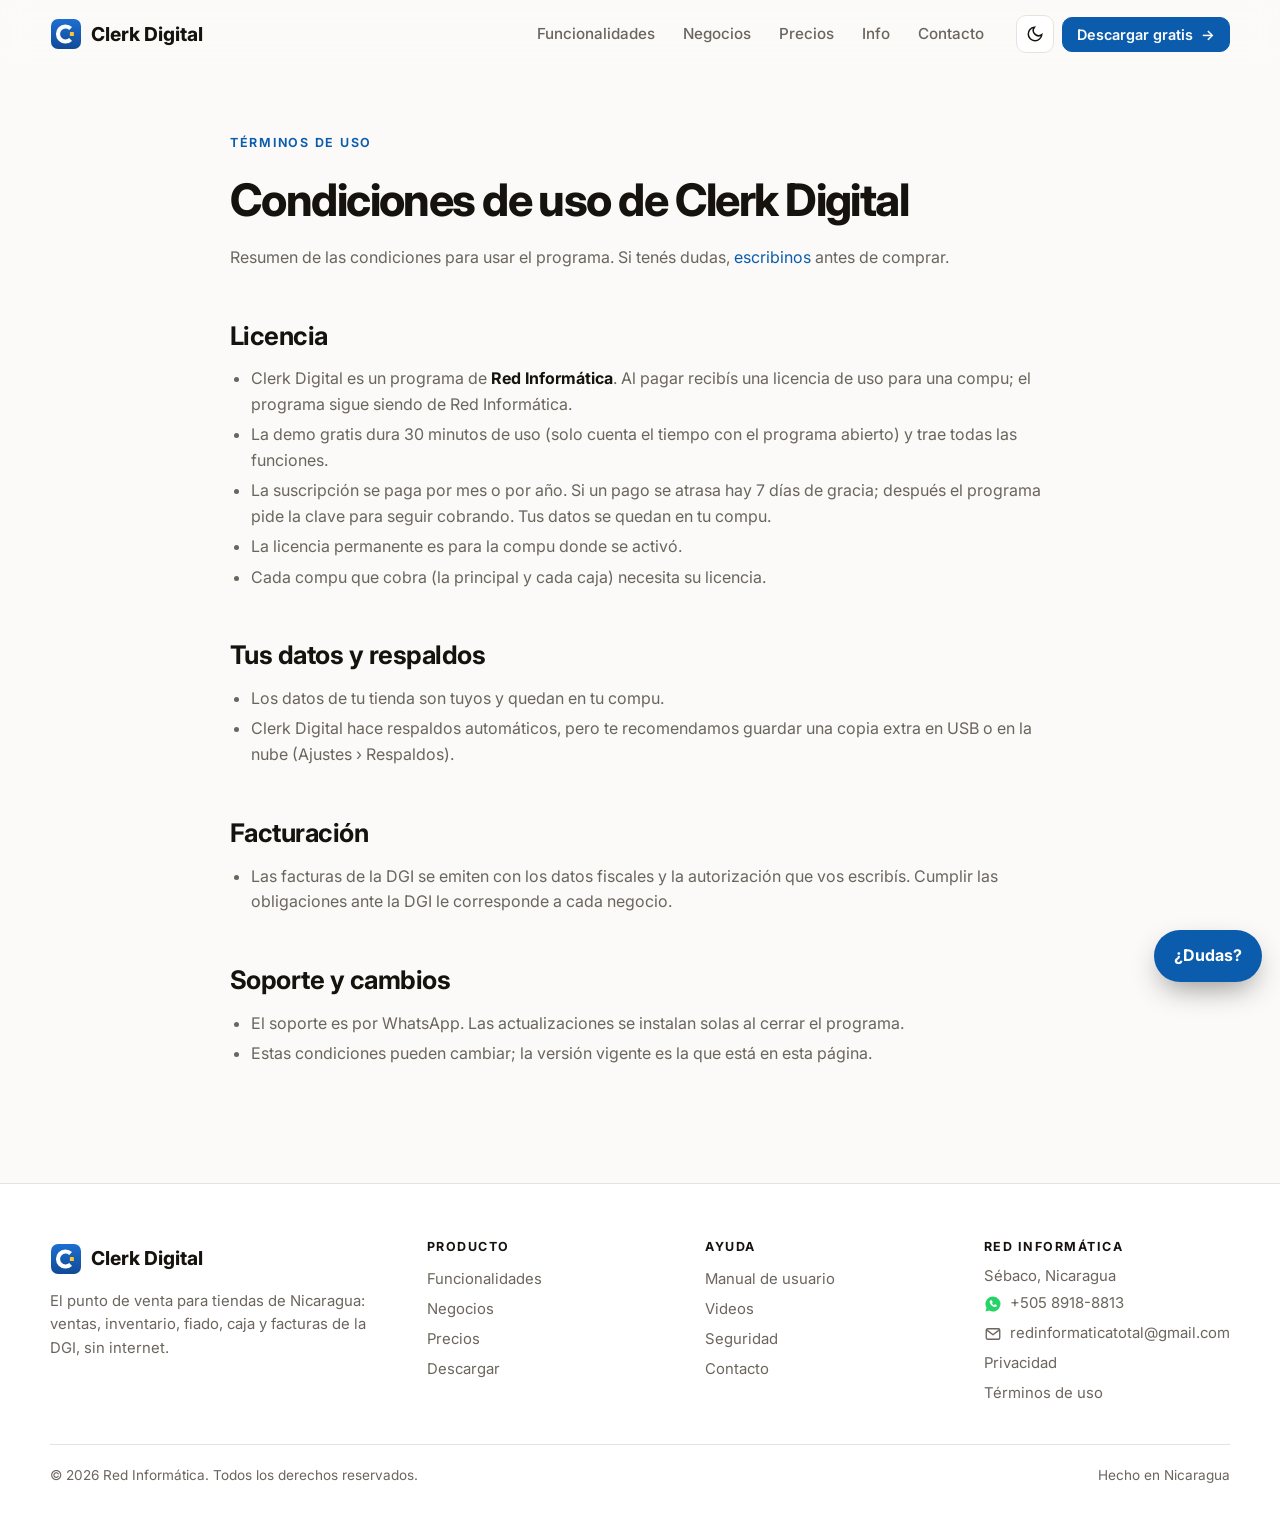
<file: legal/terminos/index.html>
<!doctype html>
<html lang="es-NI">
<head>
<meta charset="utf-8">
<meta name="viewport" content="width=device-width, initial-scale=1">
<title>Términos de uso · Clerk Digital</title>
<meta name="description" content="Condiciones de uso del programa Clerk Digital.">
<meta name="theme-color" content="#0b5cad">
<meta property="og:type" content="website">
<meta property="og:title" content="Términos de uso · Clerk Digital">
<meta property="og:description" content="Condiciones de uso del programa Clerk Digital.">
<meta property="og:image" content="../../img/cobrar.png">
<meta property="og:locale" content="es_NI">
<link rel="icon" type="image/png" href="../../img/icono.png">
<link rel="preconnect" href="https://fonts.googleapis.com">
<link rel="preconnect" href="https://fonts.gstatic.com" crossorigin>
<link rel="stylesheet" href="https://fonts.googleapis.com/css2?family=Fraunces:ital,opsz,wght@0,9..144,500;1,9..144,500&family=Inter:wght@400;500;600;700;800&display=swap">
<link rel="stylesheet" href="../../estilos.css?v=46f89e4a">
<script>try { const t = localStorage.getItem('tema'); if (t) document.documentElement.dataset.tema = t; } catch {}</script>
</head>
<body>
<a class="saltar" href="#contenido">Ir al contenido</a>
<div class="progreso" aria-hidden="true"></div>
<header class="barra">
  <div class="contenedor barra-in">
    <a class="marca" href="../../" aria-label="Clerk Digital, inicio"><img src="../../img/logo.svg" alt="" width="32" height="32">Clerk Digital</a>
    <nav class="menu" aria-label="Principal">
      <a href="../../funciones/">Funcionalidades</a>
      <a href="../../negocios/">Negocios</a>
      <a href="../../precios/">Precios</a>
      <a href="../../info/">Info</a>
      <a href="../../contacto/">Contacto</a>
    </nav>
    <div class="acciones-barra">
      <button class="icono-boton" type="button" data-cambiar-tema aria-label="Cambiar entre modo claro y oscuro"><svg viewBox="0 0 24 24" fill="none" stroke="currentColor" stroke-width="2" stroke-linecap="round"><path d="M21 12.8A9 9 0 1 1 11.2 3a7 7 0 0 0 9.8 9.8z"/></svg></button>
      <a class="boton boton-chico" href="../../info/descargas/">Descargar gratis <span class="flecha">→</span></a>
      <button class="icono-boton solo-celular" type="button" data-menu aria-label="Abrir el menú" aria-expanded="false"><svg viewBox="0 0 24 24" fill="none" stroke="currentColor" stroke-width="2" stroke-linecap="round"><path d="M4 7h16M4 12h16M4 17h16"/></svg></button>
    </div>
  </div>
</header>
<nav class="menu-celular" aria-label="Menú">
  <a href="../../funciones/">Funcionalidades</a><a href="../../negocios/">Negocios</a><a href="../../precios/">Precios</a>
  <a href="../../info/">Info y videos</a><a href="../../contacto/">Contacto</a><a class="boton" href="../../info/descargas/">Descargar gratis</a>
</nav>

<main id="contenido">
<div class="angosto doc" style="padding:64px 0 100px">
  <p class="ceja">Términos de uso</p>
  <h1 style="font-family:var(--sans);font-weight:750;font-size:clamp(2rem,4vw,2.8rem)">Condiciones de uso de Clerk Digital</h1>
  <p class="suave">Resumen de las condiciones para usar el programa. Si tenés dudas, <a href="../../contacto/">escribinos</a> antes de comprar.</p>
  <h2>Licencia</h2>
  <ul>
    <li>Clerk Digital es un programa de <b>Red Informática</b>. Al pagar recibís una licencia de uso para una compu; el programa sigue siendo de Red Informática.</li>
    <li>La demo gratis dura 30 minutos de uso (solo cuenta el tiempo con el programa abierto) y trae todas las funciones.</li>
    <li>La suscripción se paga por mes o por año. Si un pago se atrasa hay 7 días de gracia; después el programa pide la clave para seguir cobrando. Tus datos se quedan en tu compu.</li>
    <li>La licencia permanente es para la compu donde se activó.</li>
    <li>Cada compu que cobra (la principal y cada caja) necesita su licencia.</li>
  </ul>
  <h2>Tus datos y respaldos</h2>
  <ul>
    <li>Los datos de tu tienda son tuyos y quedan en tu compu.</li>
    <li>Clerk Digital hace respaldos automáticos, pero te recomendamos guardar una copia extra en USB o en la nube (Ajustes › Respaldos).</li>
  </ul>
  <h2>Facturación</h2>
  <ul>
    <li>Las facturas de la DGI se emiten con los datos fiscales y la autorización que vos escribís. Cumplir las obligaciones ante la DGI le corresponde a cada negocio.</li>
  </ul>
  <h2>Soporte y cambios</h2>
  <ul>
    <li>El soporte es por WhatsApp. Las actualizaciones se instalan solas al cerrar el programa.</li>
    <li>Estas condiciones pueden cambiar; la versión vigente es la que está en esta página.</li>
  </ul>
</div>

</main>

<footer class="pie">
  <div class="contenedor">
    <div class="pie-in">
      <div>
        <a class="marca" href="../../"><img src="../../img/logo.svg" alt="" width="32" height="32">Clerk Digital</a>
        <p style="margin-top:12px">El punto de venta para tiendas de Nicaragua: ventas, inventario, fiado, caja y facturas de la DGI, sin internet.</p>
      </div>
      <div><h4>Producto</h4><a href="../../funciones/">Funcionalidades</a><a href="../../negocios/">Negocios</a><a href="../../precios/">Precios</a><a href="../../info/descargas/">Descargar</a></div>
      <div><h4>Ayuda</h4><a href="../../info/manual/">Manual de usuario</a><a href="../../info/videos/">Videos</a><a href="../../info/seguridad/">Seguridad</a><a href="../../contacto/">Contacto</a></div>
      <div><h4>Red Informática</h4><span>Sébaco, Nicaragua</span><a class="con-icono" href="https://wa.me/50589188813" rel="noopener" target="_blank"><svg class="ico" viewBox="0 0 24 24" width="18" height="18" aria-hidden="true"><path d="M12 2a10 10 0 0 0-8.6 15.1L2 22l5-1.3A10 10 0 1 0 12 2z" fill="#25D366"/><path d="M8.6 7.3c.2-.4.5-.4.8-.4h.6c.2 0 .4 0 .6.5l.8 1.9c.1.2.1.4 0 .6l-.5.7c-.1.2-.2.3 0 .6.5.9 1.2 1.6 2.1 2.1.3.2.4.1.6-.1l.7-.8c.2-.2.4-.2.6-.1l1.8.9c.3.1.4.2.4.4 0 .5-.1 1.2-.6 1.6-.5.5-1.3.8-2 .7-1.2-.1-3.2-.9-4.7-2.4S7.6 10.3 7.5 9.1c0-.7.4-1.4 1.1-1.8z" fill="#fff"/></svg>+505 8918-8813</a><a class="con-icono" href="mailto:redinformaticatotal@gmail.com"><svg class="ico" viewBox="0 0 24 24" width="18" height="18" fill="none" stroke="currentColor" stroke-width="1.8" stroke-linecap="round" stroke-linejoin="round" aria-hidden="true"><rect x="3" y="5" width="18" height="14" rx="2"/><path d="m3.5 6.5 8.5 6.5 8.5-6.5"/></svg>redinformaticatotal@gmail.com</a><a href="../../legal/privacidad/">Privacidad</a><a href="../../legal/terminos/">Términos de uso</a></div>
    </div>
    <div class="derechos"><span>© 2026 Red Informática. Todos los derechos reservados.</span><span>Hecho en Nicaragua</span></div>
  </div>
</footer>
<a class="dudas" href="../../contacto/">¿Dudas?</a>
<script src="../../sitio.js?v=2168765a" defer></script>
</body>
</html>
</file>
<file: estilos.css>
/* ============ Clerk Digital · sitio web ============
   Claro por defecto (oscuro con el botón de la luna o si el sistema lo pide), títulos con serif,
   azul de Vuelto como acento. Animaciones: cambio de página con fundido, aparición al bajar,
   pantalla del programa en 3D y avisos flotantes. */
:root {
  --fondo: #fbfaf8; --fondo-2: #ffffff; --tinte: #f3f1ed; --borde: #e7e3dc; --tinta: #16130f; --suave: #6b655d;
  --acento: #0b5cad; --acento-2: #1d74d1; --acento-tenue: rgba(11, 92, 173, .08); --acento-borde: rgba(11, 92, 173, .28);
  --verde: #14883e; --amarillo: #c77700; --wa: #1fa855;
  --sombra: 0 1px 2px rgba(22, 19, 15, .04), 0 12px 32px rgba(22, 19, 15, .08);
  --sombra-grande: 0 40px 80px -20px rgba(11, 45, 90, .35), 0 0 0 1px rgba(22, 19, 15, .04);
  --radio: 16px;
  --serif: "Fraunces", Georgia, "Times New Roman", serif;
  --sans: "Inter", ui-sans-serif, system-ui, -apple-system, "Segoe UI", Roboto, sans-serif;
  color-scheme: light;
}
@media (prefers-color-scheme: dark) { :root:not([data-tema="claro"]) { --fondo: #12100e; --fondo-2: #1a1714; --tinte: #17151a; --borde: #2b2622; --tinta: #f4f1ec; --suave: #a8a29a; --acento: #5aa6f2; --acento-2: #7db8f5; --acento-tenue: rgba(90, 166, 242, .1); --acento-borde: rgba(90, 166, 242, .35); --sombra: 0 1px 2px rgba(0,0,0,.3), 0 12px 32px rgba(0,0,0,.35); --sombra-grande: 0 40px 80px -20px rgba(0,0,0,.7); color-scheme: dark; } }
:root[data-tema="oscuro"] { --fondo: #12100e; --fondo-2: #1a1714; --tinte: #17151a; --borde: #2b2622; --tinta: #f4f1ec; --suave: #a8a29a; --acento: #5aa6f2; --acento-2: #7db8f5; --acento-tenue: rgba(90, 166, 242, .1); --acento-borde: rgba(90, 166, 242, .35); --sombra: 0 1px 2px rgba(0,0,0,.3), 0 12px 32px rgba(0,0,0,.35); --sombra-grande: 0 40px 80px -20px rgba(0,0,0,.7); color-scheme: dark; }

/* cambio de página con fundido (navegadores que lo soportan) */
@view-transition { navigation: auto; }
::view-transition-old(root) { animation: 260ms ease both salir; }
::view-transition-new(root) { animation: 360ms ease both entrar; }
@keyframes salir { to { opacity: 0; transform: translateY(-6px); } }
@keyframes entrar { from { opacity: 0; transform: translateY(8px); } }

* { box-sizing: border-box; }
html { scroll-behavior: smooth; -webkit-text-size-adjust: 100%; overflow-x: clip; }
body { overflow-x: clip; }
body { margin: 0; background: var(--fondo); color: var(--tinta); font: 16px/1.6 var(--sans); -webkit-font-smoothing: antialiased; transition: background .3s, color .3s; }
img, video { max-width: 100%; display: block; }
a { color: var(--acento); text-decoration: none; }
a:hover { text-decoration: underline; }
h1, h2, h3, h4 { margin: 0 0 .5em; line-height: 1.12; letter-spacing: -.02em; }
h2 { font-size: clamp(1.8rem, 3.4vw, 2.6rem); font-weight: 700; }
h3 { font-size: 1.15rem; font-weight: 650; }
p { margin: 0 0 1em; }
.contenedor { width: min(1180px, 100% - 32px); margin-inline: auto; }
.angosto { width: min(820px, 100% - 32px); margin-inline: auto; }
.centro { text-align: center; }
.suave { color: var(--suave); }
.saltar { position: absolute; left: -999px; top: 8px; background: var(--acento); color: #fff; padding: 8px 14px; border-radius: 8px; z-index: 100; }
.saltar:focus { left: 8px; }
:focus-visible { outline: 3px solid #f2b84b; outline-offset: 3px; border-radius: 4px; }

/* barra de progreso al bajar */
.progreso { position: fixed; top: 0; left: 0; height: 3px; width: 100%; transform-origin: 0 50%; transform: scaleX(0); background: linear-gradient(90deg, var(--acento), var(--verde)); z-index: 60; }

/* ---------- barra de arriba ---------- */
.barra { position: sticky; top: 0; z-index: 50; background: color-mix(in srgb, var(--fondo) 82%, transparent); backdrop-filter: saturate(1.4) blur(12px); border-bottom: 1px solid transparent; transition: border-color .3s, box-shadow .3s; }
.barra.con-sombra { border-bottom-color: var(--borde); box-shadow: 0 6px 24px -18px rgba(0, 0, 0, .35); }
.barra-in { display: flex; align-items: center; gap: 20px; height: 68px; }
.marca { display: flex; align-items: center; gap: 9px; font-weight: 750; font-size: 1.2rem; color: var(--tinta); }
.marca:hover { text-decoration: none; }
.marca img { display: block; width: 32px; height: 32px; transition: transform .4s cubic-bezier(.3, 1.6, .5, 1); }
.marca:hover img { transform: rotate(-8deg) scale(1.06); }
.menu { display: flex; gap: 4px; margin-left: auto; }
.menu a { position: relative; color: var(--suave); font-weight: 500; font-size: .95rem; padding: 8px 12px; border-radius: 8px; }
.menu a:hover { color: var(--tinta); text-decoration: none; background: var(--tinte); }
.menu a[aria-current="page"] { color: var(--tinta); background: var(--tinte); }
.acciones-barra { display: flex; align-items: center; gap: 8px; }
.icono-boton { display: grid; place-items: center; width: 38px; height: 38px; border-radius: 10px; border: 1px solid var(--borde); background: var(--fondo-2); color: var(--tinta); cursor: pointer; }
.icono-boton:hover { background: var(--tinte); }
.icono-boton svg { width: 18px; height: 18px; }
.solo-celular { display: none; }

/* ---------- botones ---------- */
.boton { position: relative; display: inline-flex; align-items: center; justify-content: center; gap: 8px; background: var(--acento); color: #fff; font-weight: 600; border-radius: 10px; padding: 11px 20px; border: 1px solid var(--acento); cursor: pointer; font: 600 .97rem var(--sans); overflow: hidden; transition: transform .2s, box-shadow .2s, background .2s; }
.boton:hover { text-decoration: none; transform: translateY(-1px); box-shadow: 0 10px 24px -10px var(--acento); }
.boton::after { content: ""; position: absolute; inset: 0; background: linear-gradient(120deg, transparent 30%, rgba(255, 255, 255, .25) 50%, transparent 70%); transform: translateX(-120%); transition: transform .7s; }
.boton:hover::after { transform: translateX(120%); }
.boton .flecha { transition: transform .2s; }
.boton:hover .flecha { transform: translateX(3px); }
.boton-chico { padding: 8px 14px; font-size: .9rem; }
.boton-grande { padding: 15px 28px; font-size: 1.05rem; }
.boton-claro { background: var(--fondo-2); color: var(--tinta); border-color: var(--borde); }
.boton-claro:hover { background: var(--tinte); box-shadow: var(--sombra); }
.acciones { display: flex; flex-wrap: wrap; gap: 12px; margin: 28px 0; }
.acciones.centro { justify-content: center; }

/* ---------- portada ---------- */
.portada { position: relative; overflow: hidden; padding: 84px 0 40px; }
.portada::before { content: ""; position: absolute; inset: -30% -20% auto; height: 760px; background: radial-gradient(ellipse 60% 55% at 70% 25%, rgba(29, 116, 209, .18), transparent 70%), radial-gradient(ellipse 40% 40% at 15% 10%, rgba(20, 136, 62, .08), transparent 70%); pointer-events: none; z-index: -1; }
.pastilla { display: inline-flex; align-items: center; gap: 10px; border: 1px solid var(--borde); background: var(--fondo-2); border-radius: 999px; padding: 6px 16px; color: var(--acento); font-weight: 650; font-size: .76rem; letter-spacing: .1em; text-transform: uppercase; box-shadow: var(--sombra); }
.pastilla i { width: 7px; height: 7px; border-radius: 50%; background: var(--acento); animation: latido 2s infinite; }
@keyframes latido { 0%, 100% { box-shadow: 0 0 0 0 rgba(29, 116, 209, .5); } 50% { box-shadow: 0 0 0 6px rgba(29, 116, 209, 0); } }
h1 { font-family: var(--serif); font-weight: 500; font-size: clamp(3rem, 8.5vw, 6.6rem); letter-spacing: -.035em; line-height: .98; margin: 26px 0 22px; }
h1 em, .grande em, .titulo-serif em { font-style: italic; color: var(--acento); }
.bajada { color: var(--suave); font-size: clamp(1.05rem, 2vw, 1.25rem); max-width: 38em; margin-inline: auto; }
.letras span { display: inline-block; opacity: 0; transform: translateY(.4em); animation: subir .7s cubic-bezier(.2, .7, .2, 1) forwards; }
@keyframes subir { to { opacity: 1; transform: none; } }

.escena { perspective: 1600px; margin-top: 34px; }
.pantalla-3d { position: relative; width: min(1040px, 100%); margin-inline: auto; transform: rotateX(14deg) scale(.96); transform-origin: 50% 0; transition: transform .2s linear; will-change: transform; }
.pantalla-3d .marco { border-radius: 16px; overflow: hidden; border: 1px solid var(--borde); box-shadow: var(--sombra-grande); background: #fff; }
.pantalla-3d video, .pantalla-3d img { width: 100%; aspect-ratio: 1280 / 800; object-fit: cover; }
.aviso { position: absolute; display: flex; gap: 12px; align-items: center; text-align: left; background: color-mix(in srgb, var(--fondo-2) 94%, transparent); border: 1px solid var(--borde); border-radius: 14px; padding: 12px 16px; box-shadow: var(--sombra); backdrop-filter: blur(8px); font-size: .9rem; min-width: 230px; opacity: 0; transform: translateY(12px) scale(.96); transition: opacity .5s, transform .5s cubic-bezier(.2, .9, .3, 1.2); }
.aviso.visible { opacity: 1; transform: none; }
.aviso .ico { display: grid; place-items: center; width: 34px; height: 34px; border-radius: 10px; background: var(--acento-tenue); color: var(--acento); font-size: 1rem; flex: none; }
.aviso b { display: block; } .aviso small { color: var(--suave); }
.aviso-1 { left: -36px; bottom: 16%; } .aviso-2 { right: -30px; top: 12%; } .aviso-3 { right: 6%; bottom: -22px; }
.chips { list-style: none; padding: 0; margin: 40px 0 0; display: flex; flex-wrap: wrap; justify-content: center; gap: 10px; }
.chips li { border: 1px solid var(--borde); background: var(--fondo-2); border-radius: 999px; padding: 6px 14px; color: var(--suave); font-size: .9rem; }
.chips li::before { content: "✓ "; color: var(--verde); font-weight: 700; }

/* cinta que se mueve sola */
.cinta { overflow: hidden; border-block: 1px solid var(--borde); background: var(--fondo-2); padding: 18px 0; mask-image: linear-gradient(90deg, transparent, #000 10%, #000 90%, transparent); }
.cinta-in { display: flex; gap: 48px; width: max-content; animation: correr 38s linear infinite; }
.cinta-in span { color: var(--suave); font-weight: 600; white-space: nowrap; }
.cinta-in span::before { content: "◆"; color: var(--acento); margin-right: 14px; font-size: .7rem; vertical-align: middle; }
@keyframes correr { to { transform: translateX(-50%); } }

/* ---------- secciones ---------- */
.seccion { padding: 100px 0; }
.seccion.tinte { background: var(--tinte); }
.seccion.borde { border-top: 1px solid var(--borde); }
.ceja { color: var(--acento); font-weight: 650; font-size: .78rem; letter-spacing: .14em; text-transform: uppercase; margin-bottom: 14px; }
.intro { color: var(--suave); max-width: 46em; font-size: 1.07rem; }
.titulo-serif { font-family: var(--serif); font-weight: 500; font-size: clamp(2.2rem, 5vw, 3.6rem); letter-spacing: -.03em; }

/* aparecer al bajar */
.aparece { opacity: 0; transform: translateY(26px); transition: opacity .8s cubic-bezier(.2, .7, .2, 1), transform .8s cubic-bezier(.2, .7, .2, 1); transition-delay: var(--retraso, 0s); }
.aparece.visible { opacity: 1; transform: none; }
.aparece.izq { transform: translateX(-30px); } .aparece.der { transform: translateX(30px); }
.aparece.izq.visible, .aparece.der.visible { transform: none; }

.tarjeta { background: var(--fondo-2); border: 1px solid var(--borde); border-radius: var(--radio); padding: 26px; transition: transform .3s, box-shadow .3s, border-color .3s; }
.tarjeta:hover { transform: translateY(-3px); box-shadow: var(--sombra); border-color: var(--acento-borde); }
.tarjeta p { color: var(--suave); margin: 0; }
.rejilla { display: grid; gap: 18px; grid-template-columns: repeat(3, 1fr); }
.rejilla.dos { grid-template-columns: repeat(2, 1fr); } .rejilla.cuatro { grid-template-columns: repeat(4, 1fr); }
.icono { display: grid; place-items: center; width: 44px; height: 44px; border-radius: 12px; background: var(--acento-tenue); color: var(--acento); font-size: 1.3rem; margin-bottom: 16px; }

/* comparación */
.tabla-vs { margin-top: 40px; border: 1px solid var(--borde); border-radius: var(--radio); overflow: hidden; background: var(--fondo-2); box-shadow: var(--sombra); }
.fila { display: grid; grid-template-columns: 1.1fr 1fr 1fr 1.35fr; border-top: 1px solid var(--borde); }
.fila:first-child { border-top: 0; }
.fila > * { padding: 18px 20px; }
.fila span { color: var(--suave); }
.cabeza span { font-weight: 650; color: var(--tinta); font-size: .9rem; }
.fila .nuestra { background: var(--acento-tenue); color: var(--tinta); position: relative; }
.fila .nuestra::before { content: "✓"; color: var(--acento); font-weight: 700; margin-right: 8px; }
.cabeza .nuestra { background: var(--acento); color: #fff; } .cabeza .nuestra::before { content: none; }

/* pasos */
.pasos { list-style: none; padding: 0; margin: 40px 0 0; display: grid; grid-template-columns: repeat(3, 1fr); gap: 20px; counter-reset: paso; }
.pasos li { counter-increment: paso; position: relative; }
.pasos li::before { content: counter(paso); display: grid; place-items: center; width: 42px; height: 42px; border-radius: 12px; background: var(--acento); color: #fff; font-weight: 750; margin-bottom: 18px; box-shadow: 0 8px 20px -8px var(--acento); }
.pasos li:not(:last-child)::after { content: ""; position: absolute; top: 21px; left: 58px; right: -10px; height: 2px; background: repeating-linear-gradient(90deg, var(--borde) 0 8px, transparent 8px 14px); }
.pasos p { color: var(--suave); }

/* funciones alternadas */
.funcion { display: grid; grid-template-columns: 1.15fr 1fr; gap: 56px; align-items: center; padding: 70px 0; }
.funcion:nth-child(even) .medio { order: 2; }
.funcion .medio { position: relative; }
.funcion .medio .marco { border-radius: 14px; overflow: hidden; border: 1px solid var(--borde); box-shadow: var(--sombra-grande); background: #fff; transform: perspective(1400px) rotateY(var(--giro, -6deg)); transition: transform .6s; }
.funcion:nth-child(even) .medio .marco { --giro: 6deg; }
.funcion .medio:hover .marco { transform: perspective(1400px) rotateY(0); }
.funcion .numero { font-family: var(--serif); font-style: italic; color: var(--acento); font-size: 1.4rem; }
.checks { list-style: none; padding: 0; margin: 18px 0 0; }
.checks li { position: relative; padding: 6px 0 6px 28px; color: var(--suave); }
.checks li::before { content: "✓"; position: absolute; left: 0; top: 6px; color: var(--verde); font-weight: 800; }
.checks b { color: var(--tinta); font-weight: 600; }
.puntitos { display: flex; gap: 6px; justify-content: center; margin-top: 14px; }
.puntitos button { width: 8px; height: 8px; border-radius: 99px; border: 0; background: var(--borde); padding: 0; cursor: pointer; transition: width .3s, background .3s; }
.puntitos button[aria-current="true"] { width: 22px; background: var(--acento); }
.carrusel { position: relative; aspect-ratio: 1280 / 800; }
.carrusel img { position: absolute; inset: 0; width: 100%; height: 100%; object-fit: cover; opacity: 0; transition: opacity .7s; }
.carrusel img.activa { opacity: 1; }

/* números grandes */
.numeros { display: grid; grid-template-columns: repeat(4, 1fr); gap: 20px; text-align: center; }
.numeros b { display: block; font-family: var(--serif); font-weight: 500; font-size: clamp(2.2rem, 4vw, 3.2rem); color: var(--tinta); letter-spacing: -.03em; }
.numeros span { color: var(--suave); font-size: .95rem; }

/* precios */
.selector { display: inline-flex; padding: 4px; border-radius: 12px; background: var(--fondo-2); border: 1px solid var(--borde); margin: 10px 0 30px; }
.selector button { border: 0; background: none; padding: 9px 18px; border-radius: 9px; font: 600 .95rem var(--sans); color: var(--suave); cursor: pointer; transition: background .25s, color .25s; }
.selector button[aria-pressed="true"] { background: var(--acento); color: #fff; }
.selector small { color: var(--verde); font-weight: 700; margin-left: 6px; }
.selector button[aria-pressed="true"] small { color: #d9ffe6; }
.planes { display: grid; grid-template-columns: repeat(3, 1fr); gap: 20px; align-items: stretch; }
.plan { position: relative; display: flex; flex-direction: column; text-align: left; }
.plan.destacada { border: 2px solid var(--acento); box-shadow: 0 30px 60px -30px var(--acento); }
.plan .sello { position: absolute; top: -13px; left: 26px; background: var(--acento); color: #fff; font-size: .75rem; font-weight: 700; border-radius: 999px; padding: 3px 12px; }
.precio { display: flex; flex-wrap: wrap; align-items: baseline; gap: 0 8px; margin: 6px 0 4px; }
.precio b { font-family: var(--serif); font-weight: 500; font-size: clamp(2.3rem, 4vw, 3rem); white-space: nowrap; letter-spacing: -.03em; transition: opacity .25s; }
.precio span { color: var(--suave); }
.plan .checks { flex: 1; margin-bottom: 20px; }
.tabla { width: 100%; border-collapse: collapse; background: var(--fondo-2); border: 1px solid var(--borde); border-radius: var(--radio); overflow: hidden; }
.tabla th, .tabla td { padding: 14px 18px; border-top: 1px solid var(--borde); text-align: center; }
.tabla th:first-child, .tabla td:first-child { text-align: left; }
.tabla thead th { border-top: 0; background: var(--tinte); font-size: .9rem; }
.tabla .grupo td { background: var(--tinte); font-size: .75rem; letter-spacing: .1em; text-transform: uppercase; color: var(--acento); font-weight: 700; text-align: left; }
.tabla .si { color: var(--verde); font-weight: 800; } .tabla .no { color: var(--suave); }
.envoltura-tabla { overflow-x: auto; border-radius: var(--radio); }

/* preguntas */
.pregunta { border-bottom: 1px solid var(--borde); }
.pregunta summary { cursor: pointer; list-style: none; padding: 20px 40px 20px 0; position: relative; font-weight: 600; font-size: 1.05rem; }
.pregunta summary::-webkit-details-marker { display: none; }
.pregunta summary::after { content: ""; position: absolute; right: 8px; top: 26px; width: 10px; height: 10px; border-right: 2px solid var(--acento); border-bottom: 2px solid var(--acento); transform: rotate(45deg); transition: transform .3s; }
.pregunta[open] summary::after { transform: rotate(-135deg); top: 30px; }
.pregunta .respuesta { overflow: hidden; color: var(--suave); }
.pregunta .respuesta p { margin: 0 0 20px; }

/* info: menú de la izquierda */
.info { display: grid; grid-template-columns: 230px 1fr; gap: 48px; padding: 56px 0 100px; align-items: start; }
.info nav { position: sticky; top: 92px; }
.info nav .ceja { margin-bottom: 10px; }
.info nav a { display: block; padding: 7px 12px; border-radius: 8px; color: var(--suave); font-size: .95rem; }
.info nav a:hover { background: var(--tinte); color: var(--tinta); text-decoration: none; }
.info nav a[aria-current="page"] { background: var(--tinte); color: var(--tinta); font-weight: 600; }
.info h1 { font-family: var(--sans); font-weight: 750; font-size: clamp(2rem, 4vw, 2.8rem); letter-spacing: -.025em; margin: 0 0 14px; line-height: 1.1; }
.enlace-tarjeta { display: block; color: inherit; }
.enlace-tarjeta:hover { text-decoration: none; }
.enlace-tarjeta h3::after { content: " →"; color: var(--acento); transition: margin .2s; }
.enlace-tarjeta:hover h3::after { margin-left: 4px; }
.lista-tarjetas { display: grid; gap: 14px; }
.doc h2 { font-size: 1.6rem; margin-top: 2em; } .doc h3 { margin-top: 1.6em; }
.doc ul, .doc ol { padding-left: 1.3em; color: var(--suave); } .doc li { margin: .3em 0; } .doc b, .doc strong { color: var(--tinta); }
.doc table { width: 100%; border-collapse: collapse; margin: 1em 0 1.6em; font-size: .95rem; } .doc th, .doc td { border: 1px solid var(--borde); padding: 8px 12px; text-align: left; } .doc th { background: var(--tinte); }
.doc code { background: var(--tinte); padding: 2px 6px; border-radius: 6px; font-size: .9em; }
.doc hr { border: 0; border-top: 1px solid var(--borde); margin: 2em 0; }

/* videos */
.videos { display: grid; grid-template-columns: repeat(2, 1fr); gap: 20px; }
.video { padding: 0; overflow: hidden; }
.video .cubierta { position: relative; aspect-ratio: 1280 / 800; background: #0e1116 center / cover; cursor: pointer; }
.video .cubierta video { width: 100%; height: 100%; object-fit: cover; }
.video .play { position: absolute; inset: 0; margin: auto; width: 64px; height: 64px; border-radius: 50%; background: var(--acento); color: #fff; display: grid; place-items: center; border: 0; font-size: 1.4rem; box-shadow: 0 10px 30px rgba(0, 0, 0, .35); transition: transform .25s; cursor: pointer; }
.video .cubierta:hover .play { transform: scale(1.08); }
.video .texto { padding: 18px 20px; }
.video .texto p { margin: 0; color: var(--suave); font-size: .95rem; }
.duracion { position: absolute; right: 10px; bottom: 10px; background: rgba(0, 0, 0, .7); color: #fff; font-size: .78rem; padding: 2px 8px; border-radius: 6px; }

/* formulario */
.campo { display: flex; flex-direction: column; gap: 6px; margin-bottom: 16px; }
.campo label { font-weight: 600; font-size: .92rem; }
.campo input, .campo textarea, .campo select { font: inherit; color: inherit; padding: 12px 14px; border-radius: 10px; border: 1px solid var(--borde); background: var(--fondo-2); transition: border-color .2s, box-shadow .2s; }
.campo input:focus, .campo textarea:focus, .campo select:focus { outline: none; border-color: var(--acento); box-shadow: 0 0 0 4px var(--acento-tenue); }
.campo textarea { min-height: 130px; resize: vertical; }
.dos-campos { display: grid; grid-template-columns: 1fr 1fr; gap: 16px; }
.franja { display: flex; flex-wrap: wrap; align-items: center; justify-content: space-between; gap: 16px; padding: 20px 24px; border: 1px solid var(--borde); border-radius: var(--radio); background: var(--fondo-2); }
.franja p { margin: 0; color: var(--suave); }

/* cierre */
.final { position: relative; overflow: hidden; text-align: center; padding: 120px 0; border-top: 1px solid var(--borde); }
.final::before { content: ""; position: absolute; inset: 0; background: radial-gradient(ellipse 50% 60% at 50% 100%, rgba(29, 116, 209, .16), transparent 70%); z-index: -1; }
.grande { font-family: var(--serif); font-weight: 500; font-size: clamp(2.4rem, 6vw, 4.6rem); letter-spacing: -.035em; max-width: 13em; margin-inline: auto; }

/* pie */
.pie { border-top: 1px solid var(--borde); padding: 56px 0 26px; color: var(--suave); font-size: .93rem; background: var(--fondo-2); }
.pie-in { display: grid; grid-template-columns: 1.4fr 1fr 1fr 1fr; gap: 32px; }
.pie h4 { color: var(--tinta); font-size: .78rem; letter-spacing: .12em; text-transform: uppercase; margin-bottom: 12px; }
.pie a { display: block; color: var(--suave); padding: 3px 0; }
.pie a:hover { color: var(--tinta); }
.derechos { border-top: 1px solid var(--borde); margin-top: 36px; padding-top: 20px; font-size: .85rem; display: flex; justify-content: space-between; flex-wrap: wrap; gap: 8px; }

/* botón flotante */
.dudas { position: fixed; right: 18px; bottom: 18px; z-index: 40; display: inline-flex; align-items: center; gap: 8px; background: var(--acento); color: #fff; font-weight: 700; padding: 13px 20px; border-radius: 999px; box-shadow: 0 12px 30px -8px rgba(0, 0, 0, .45); transform: translateY(100px); transition: transform .5s cubic-bezier(.2, .9, .3, 1.3); }
.dudas.visible { transform: none; }
.dudas:hover { text-decoration: none; background: var(--acento-2); }

.dos-columnas { display: grid; grid-template-columns: 1fr 1fr; gap: 48px; align-items: center; }

/* celular */
.menu-celular { display: none; }
@media (max-width: 980px) {
  .menu { display: none; }
  .solo-celular { display: grid; }
  .menu-celular { position: fixed; inset: 68px 0 auto; z-index: 49; display: flex; flex-direction: column; gap: 4px; padding: 16px; background: var(--fondo-2); border-bottom: 1px solid var(--borde); box-shadow: var(--sombra); transform: translateY(-120%); transition: transform .35s cubic-bezier(.2, .8, .2, 1); }
  .menu-celular.abierto { transform: none; }
  .menu-celular a { padding: 12px; border-radius: 10px; color: var(--tinta); font-weight: 600; }
  .barra-in .boton { display: none; }
  .rejilla, .rejilla.dos, .rejilla.cuatro, .pasos, .planes, .numeros, .videos, .pie-in { grid-template-columns: 1fr; }
  .numeros { grid-template-columns: 1fr 1fr; }
  .pasos li::after { display: none; }
  .funcion { grid-template-columns: 1fr; gap: 28px; padding: 44px 0; }
  .funcion:nth-child(even) .medio { order: 0; }
  .info { grid-template-columns: 1fr; gap: 20px; padding-top: 24px; }
  .info nav { position: static; display: flex; gap: 6px; overflow-x: auto; padding-bottom: 6px; }
  .info nav .ceja { display: none; }
  .info nav a { white-space: nowrap; border: 1px solid var(--borde); }
  .aviso { display: none; }
  .tabla-vs { border: 0; box-shadow: none; background: none; }
  .fila { grid-template-columns: 1fr; border: 1px solid var(--borde); border-radius: 12px; margin-bottom: 12px; background: var(--fondo-2); }
  .fila > * { padding: 8px 16px; }
  .cabeza { display: none; }
  .fila span::before { display: block; font-size: .72rem; text-transform: uppercase; letter-spacing: .06em; color: var(--suave); }
  .fila span:nth-of-type(1)::before { content: "Cuaderno y calculadora"; }
  .fila span:nth-of-type(2)::before { content: "Programa común"; }
  .fila .nuestra::before { content: "Vuelto"; color: var(--acento); margin: 0; }
  .dos-campos, .dos-columnas { grid-template-columns: 1fr; }
  .seccion { padding: 64px 0; }
  .portada { padding-top: 48px; }
}
@media (prefers-reduced-motion: reduce) {
  *, *::before, *::after { animation-duration: .01ms !important; animation-iteration-count: 1 !important; transition-duration: .01ms !important; scroll-behavior: auto !important; }
  .aparece, .letras span { opacity: 1; transform: none; }
  .pantalla-3d { transform: none; }
}

/* ventana de video */
.ventana-video { border: 0; padding: 0; border-radius: 16px; width: min(1040px, 94vw); background: #000; overflow: hidden; box-shadow: 0 40px 120px rgba(0, 0, 0, .6); }
.ventana-video::backdrop { background: rgba(8, 10, 14, .72); backdrop-filter: blur(6px); }
.ventana-video[open] { animation: aparecerVentana .35s cubic-bezier(.2, .9, .3, 1.1); }
@keyframes aparecerVentana { from { opacity: 0; transform: scale(.94); } }
.ventana-video video { width: 100%; aspect-ratio: 1280 / 800; }
.cerrar-video { position: absolute; right: 12px; top: 12px; z-index: 2; background: rgba(255, 255, 255, .9); color: #111; }
.chips a { color: inherit; }
.pie a.con-icono { display: flex; align-items: center; gap: 8px; word-break: break-all; }
.pie a.con-icono .ico { flex: none; }
.pie a.marca { display: flex; color: var(--tinta); }
.aviso-form { margin: 14px 0 0; padding: 12px 14px; border-radius: 12px; font-weight: 600; font-size: .95rem; }
.aviso-form.ok { background: rgba(34,197,94,.12); color: #15803d; }
.aviso-form.mal { background: rgba(239,68,68,.1); color: #b91c1c; }
</file>
